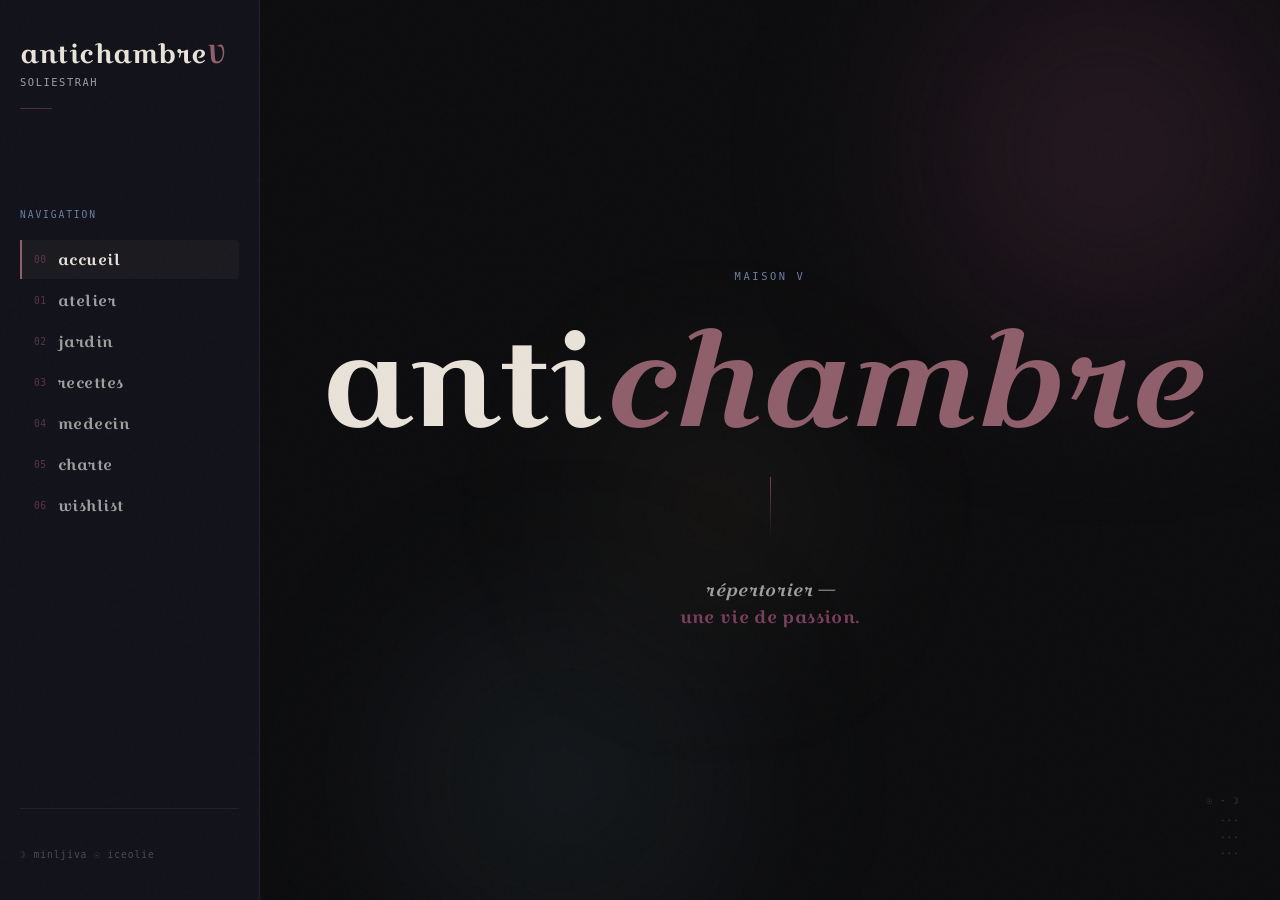
<file: index.html>
<!DOCTYPE html>
<html lang="fr">
<head>
  <meta charset="UTF-8" />
  <meta name="viewport" content="width=device-width, initial-scale=1.0" />
  <title>index — soliestrah</title>
<link rel="stylesheet" href="css/style.css">
</head>
 
<body>
  <div class="layout">
 
   <!-- ===================== MAIN ===================== -->
    <main class="main">
 
      <!-- HERO -->
      <section class="hero" aria-label="Accueil">
 
        <div class="hero__bg" aria-hidden="true">
          <div class="orb orb--1"></div>
          <div class="orb orb--2"></div>
          <div class="orb orb--3"></div>
        </div>
 
        <div class="hero__content">
          <p class="hero__eyebrow">maison v</p>
          <h2 class="hero__title">anti<em>chambre</em></h2>
          <div class="hero__line" aria-hidden="true"></div>
          <p class="hero__phrase">
            répertorier —<br>
            <strong>une vie de passion.</strong>
          </p>
        </div>
 
        <div class="hero__coords" aria-hidden="true">
          <span>☉ · ☽ </span>
          <span>...</span>
          <span>...</span>
          <span>...</span>
        </div>
 
      </section>
 
    </main>
 
  </div>
  <script src="scripts/nav.js"></script>
</body>
</html>
</file>
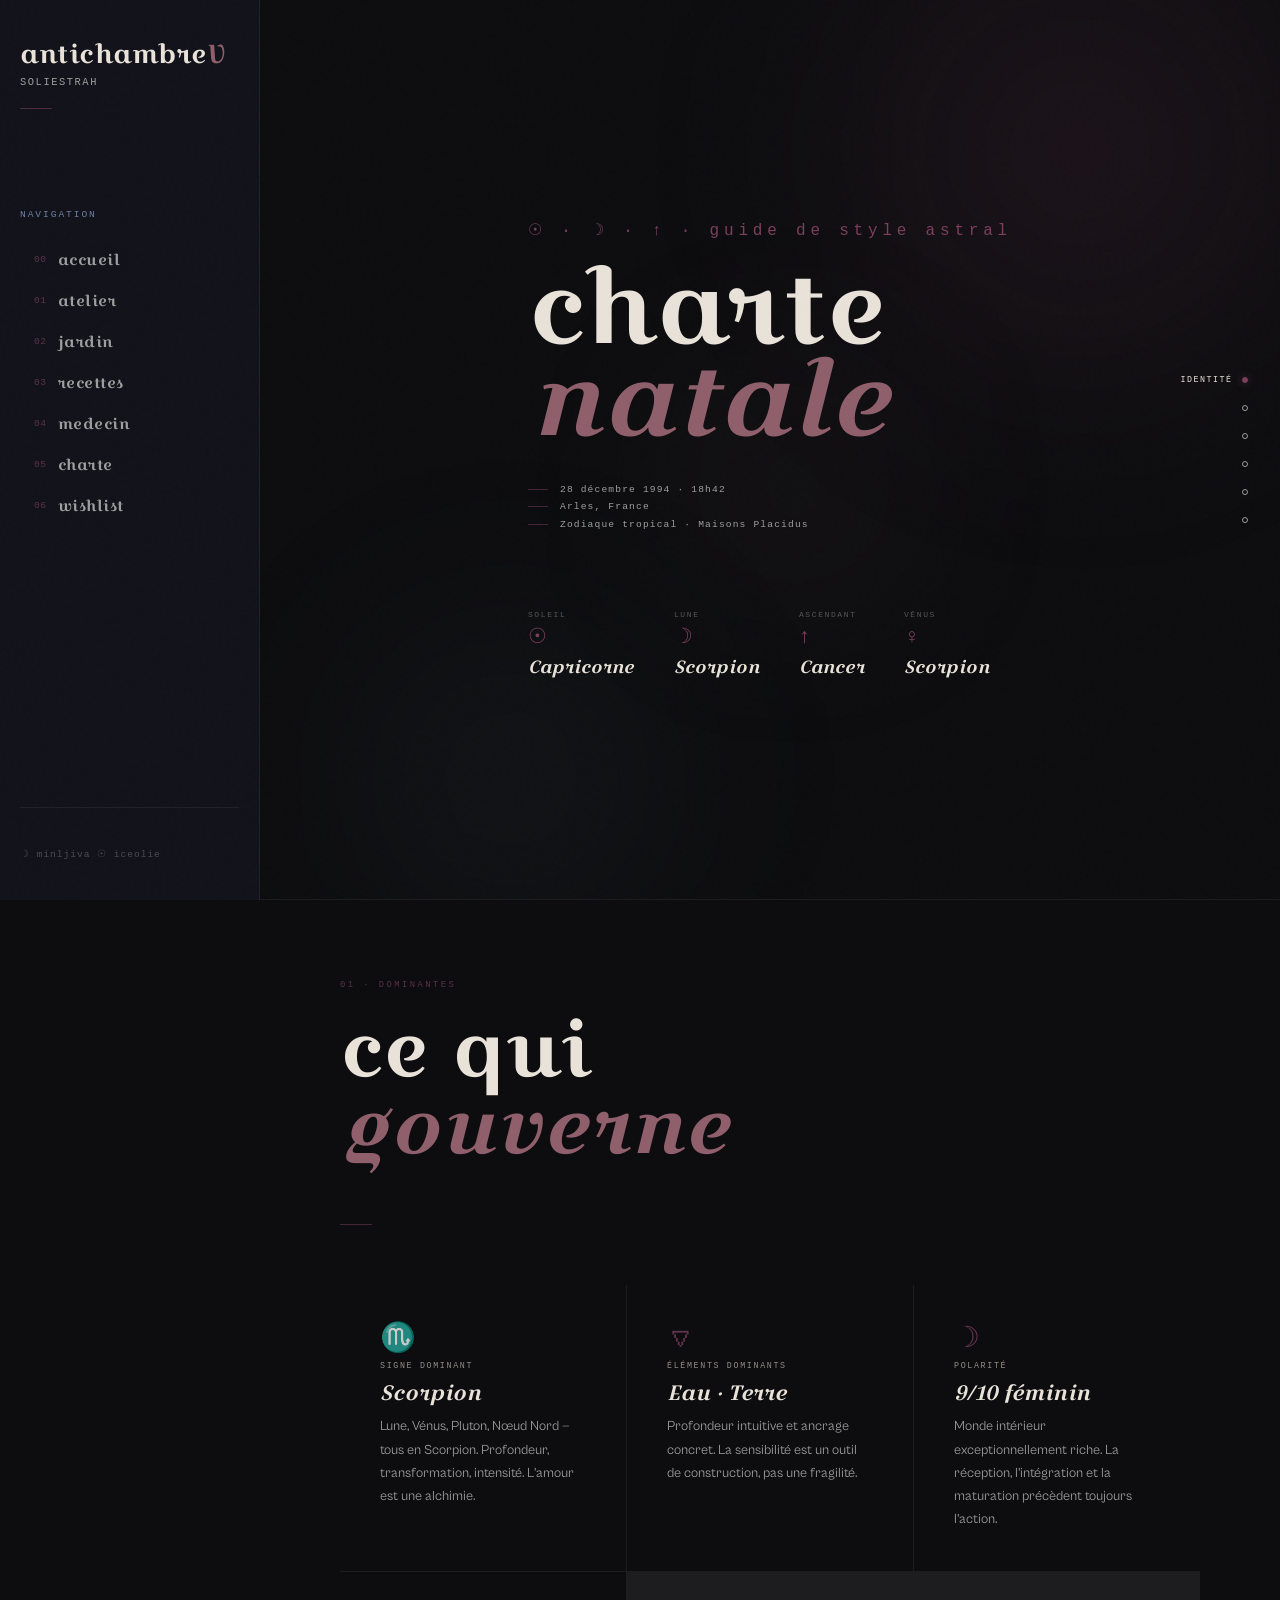
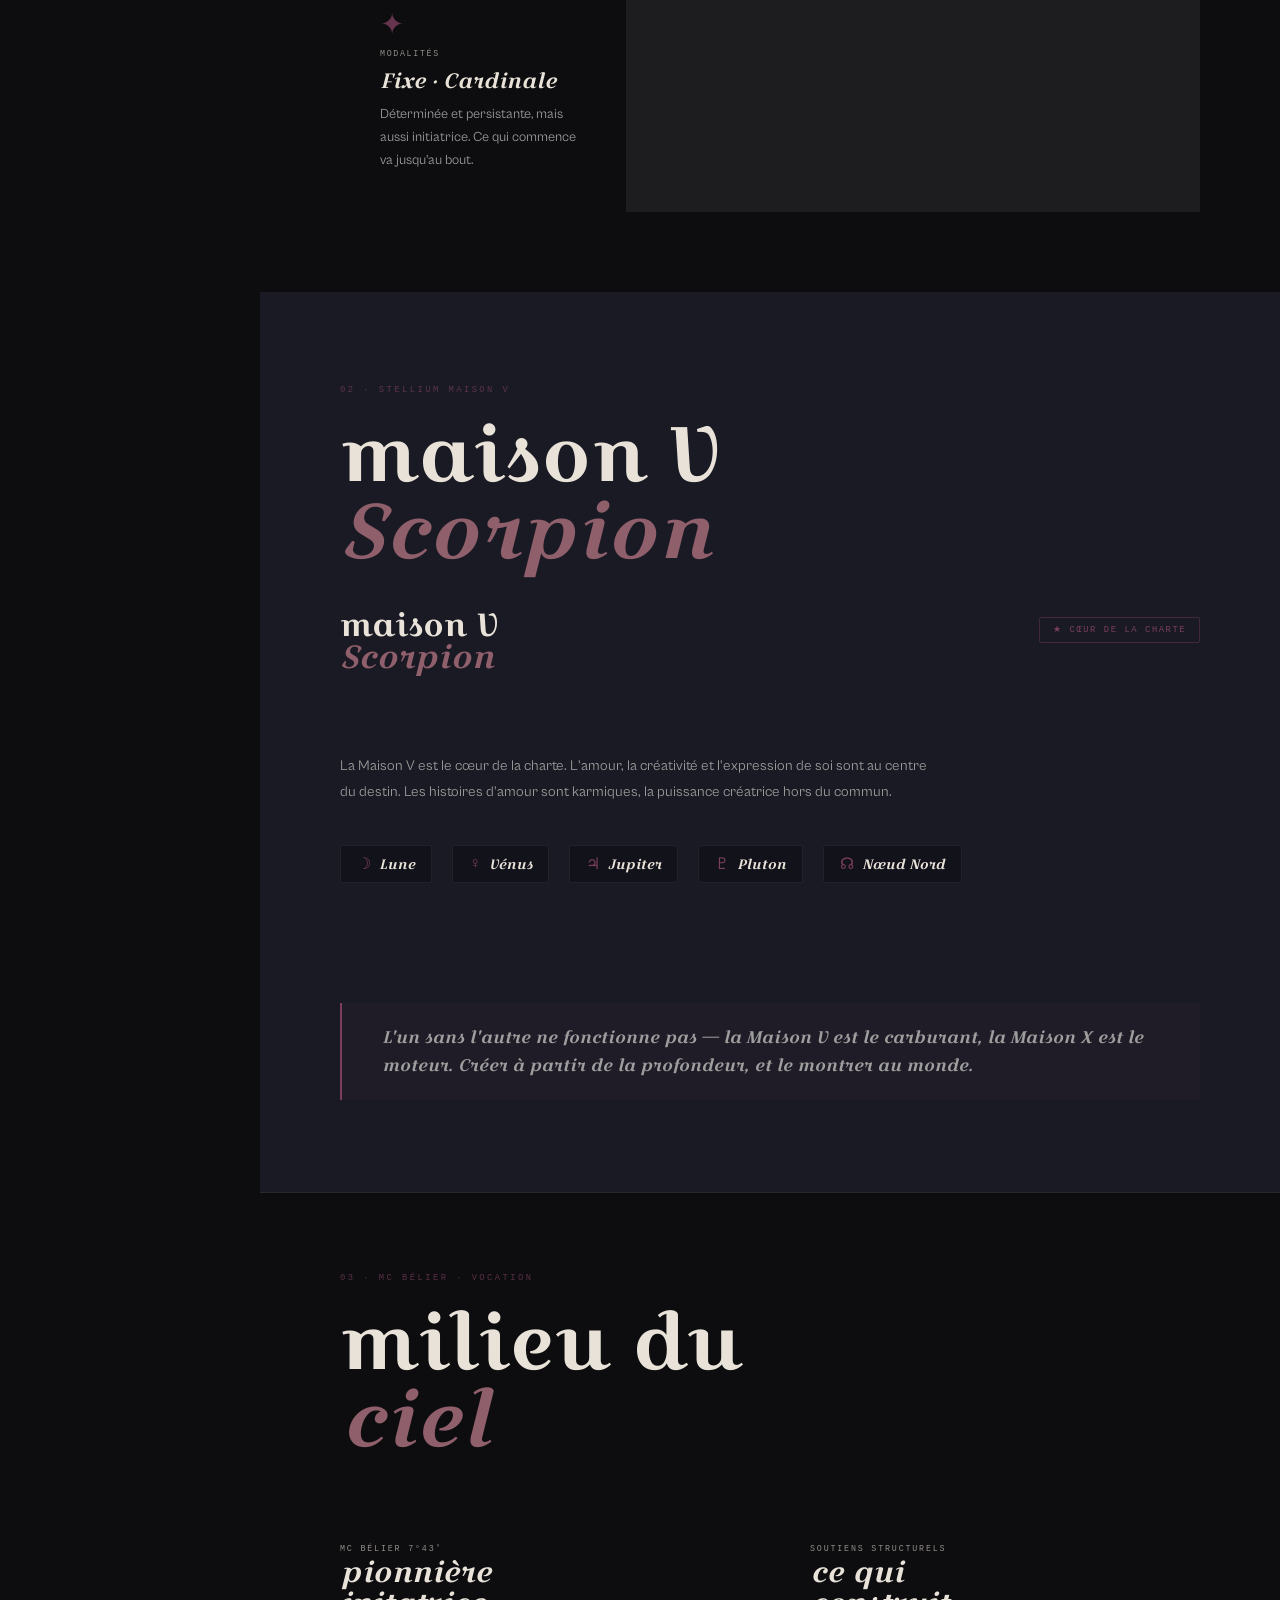
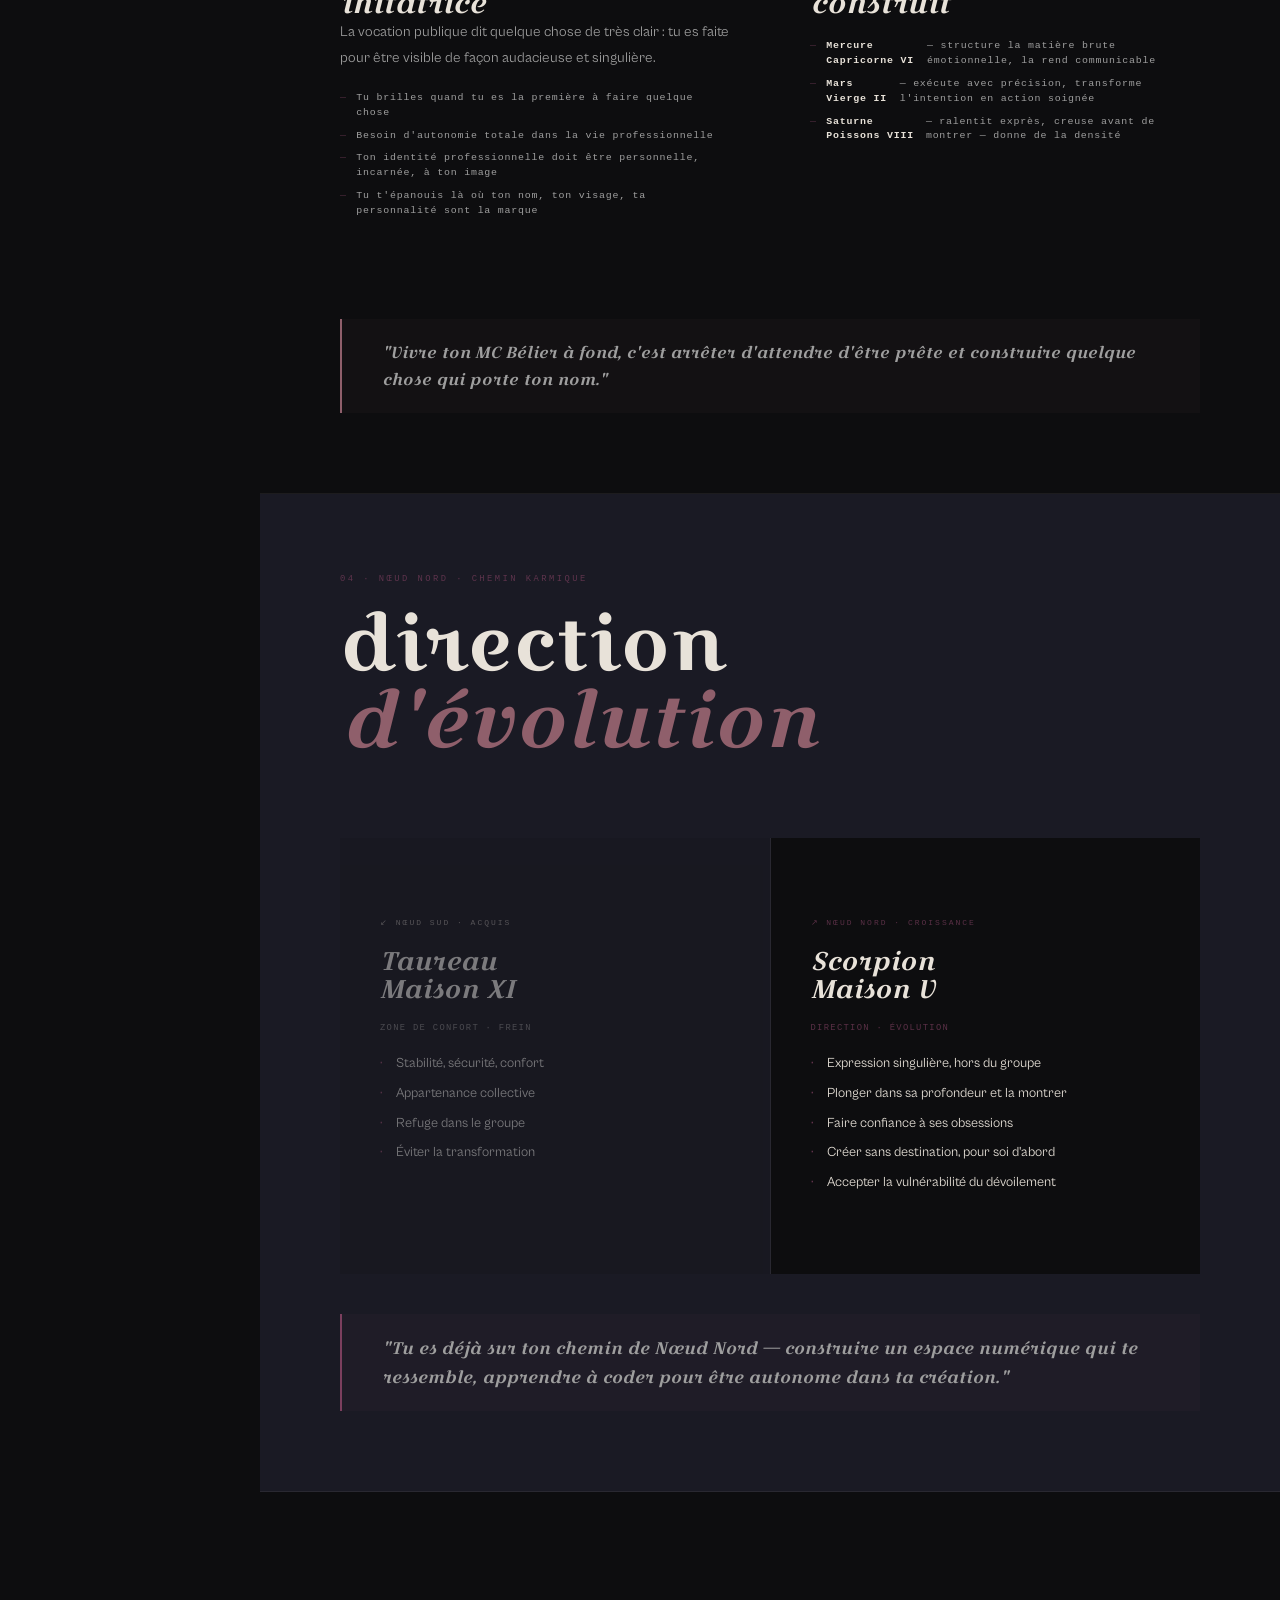
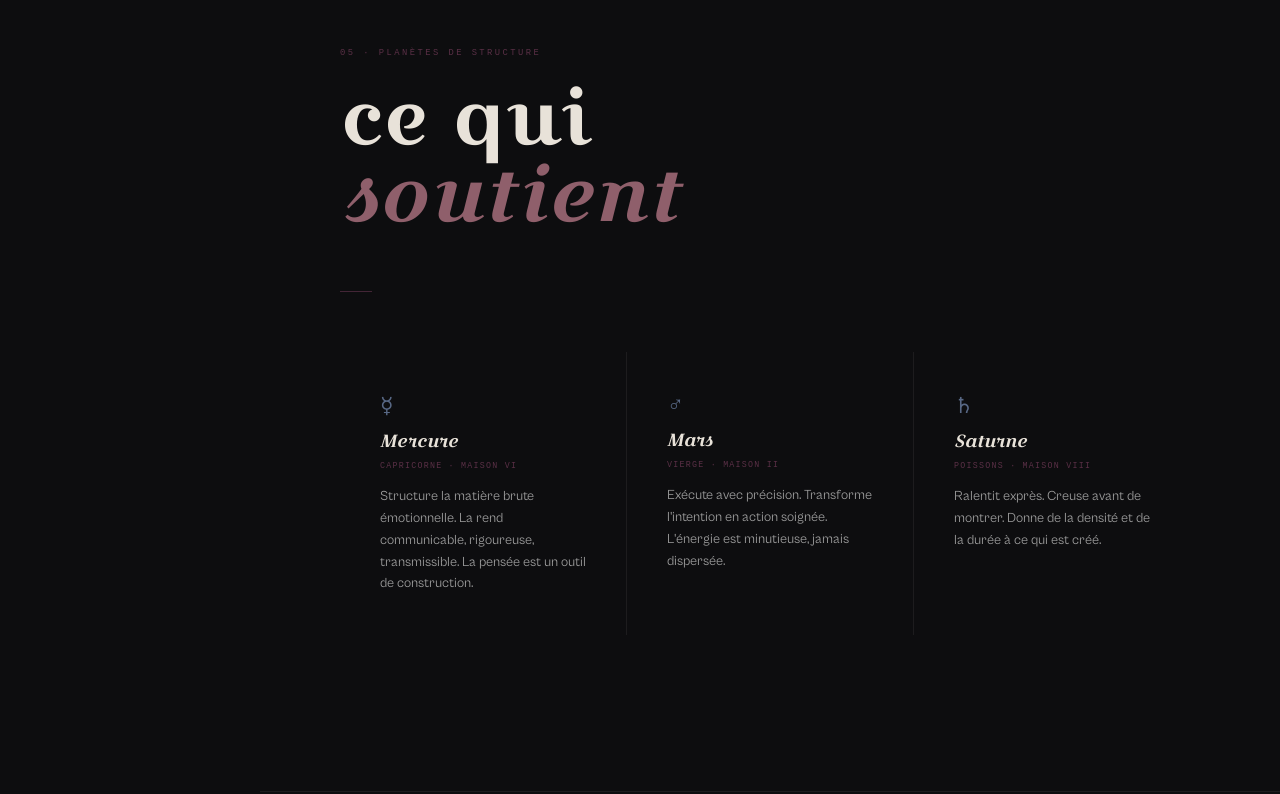
<file: astral.html>
<!DOCTYPE html>
<html lang="fr">
<head>
  <meta charset="UTF-8" />
  <meta name="viewport" content="width=device-width, initial-scale=1.0" />
  <title>antichambreV</title>
  <link rel="stylesheet" href="css/style.css" />
  <link rel="stylesheet" href="css/section.css" />
  <link rel="stylesheet" href="css/scroll.css" />
</head>

<body>
  <div class="layout">
    <main class="scroll-page" id="scroll-page">
      <!-- Les sections sont générées par template2.js -->
    </main>
  </div>

  <!-- NAV LATÉRALE — générée par JS -->
  <nav class="scroll-nav" id="scroll-nav" aria-label="Sections"></nav>

  <script src="scripts/astral.js"></script>
  <script src="scripts/nav.js"></script>
</body>
</html>
</file>
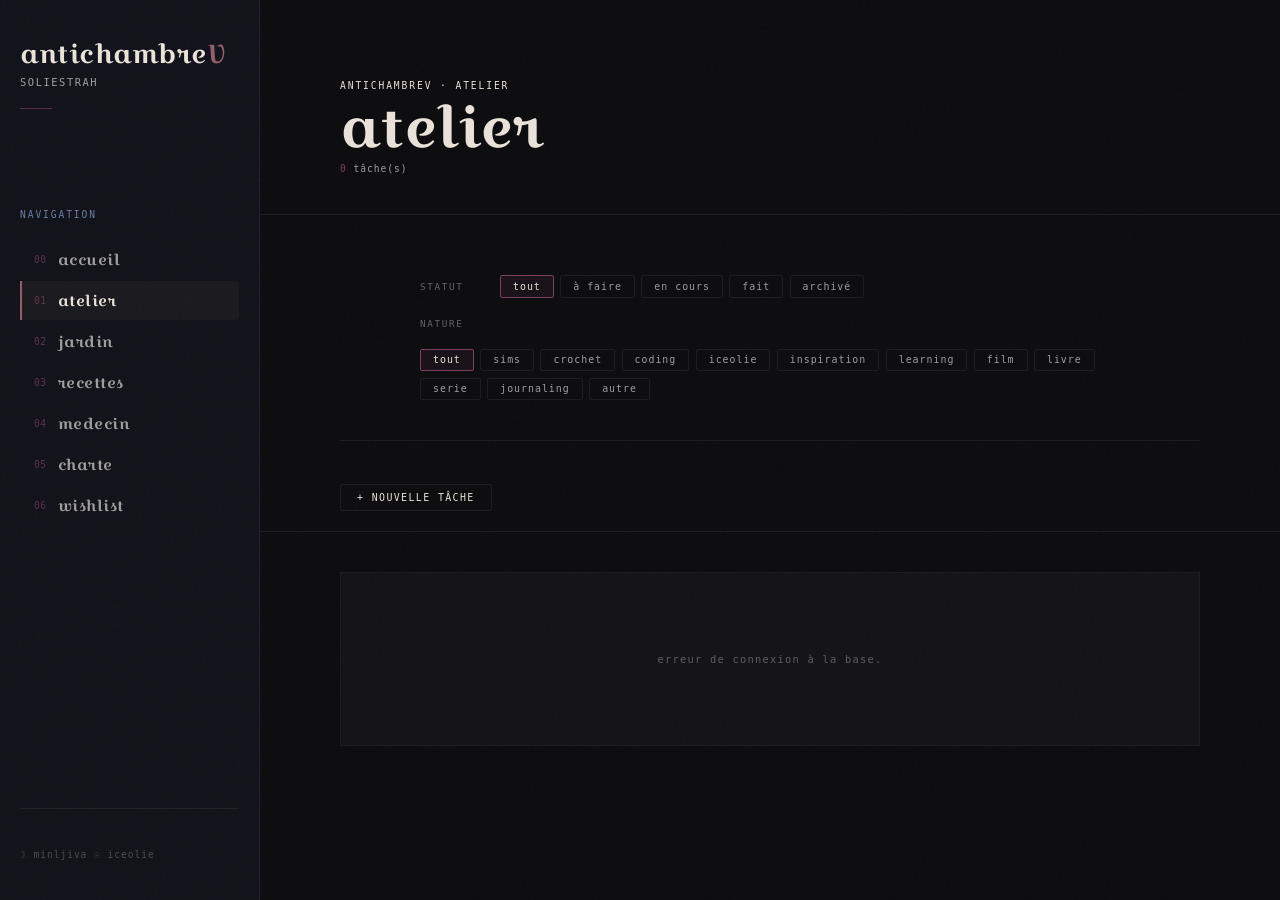
<file: atelier.html>
<!DOCTYPE html>
<html lang="fr">
<head>
  <meta charset="UTF-8">
  <meta name="viewport" content="width=device-width, initial-scale=1.0">
  <title>antichambreV · atelier</title>
  <link rel="stylesheet" href="css/style.css" />
  <link rel="stylesheet" href="css/section.css" />
  <link rel="stylesheet" href="css/panel.css" />
  <link rel="stylesheet" href="css/atelier.css" />
</head>
<body>
  <div class="layout">

    <main class="main">

      <!-- EN-TÊTE -->
      <header class="page-header">
        <p class="page-header__eyebrow"></p>
        <h1 class="page-header__title"></h1>
        <p class="page-header__count">
          <span class="js-count">0</span> tâche(s)
        </p>
      </header>

      <!-- TOOLBAR -->
      <div class="toolbar">
        <section class="filters" aria-label="Filtres"></section>
        <div class="toolbar-right">
          <button class="btn-new" id="btn-new">+ nouvelle tâche</button>
        </div>
      </div>

      <!-- GRILLE -->
      <section class="collection">
        <div class="collection__grid" id="grid">
          <p class="loading">chargement…</p>
        </div>
        <p class="collection__empty" id="empty">aucune tâche pour ces filtres.</p>
      </section>

    </main>

  </div>

  <!-- OVERLAY -->
  <div class="panel-overlay" id="panel-overlay"></div>

  <!-- PANEL DROIT -->
  <aside class="panel" id="panel" aria-label="Détail">
    <div class="panel__inner" id="panel-inner"></div>
  </aside>

  <script src="scripts/atelier.js"></script>
  <script src="scripts/nav.js"></script>
</body>
</html>
</file>
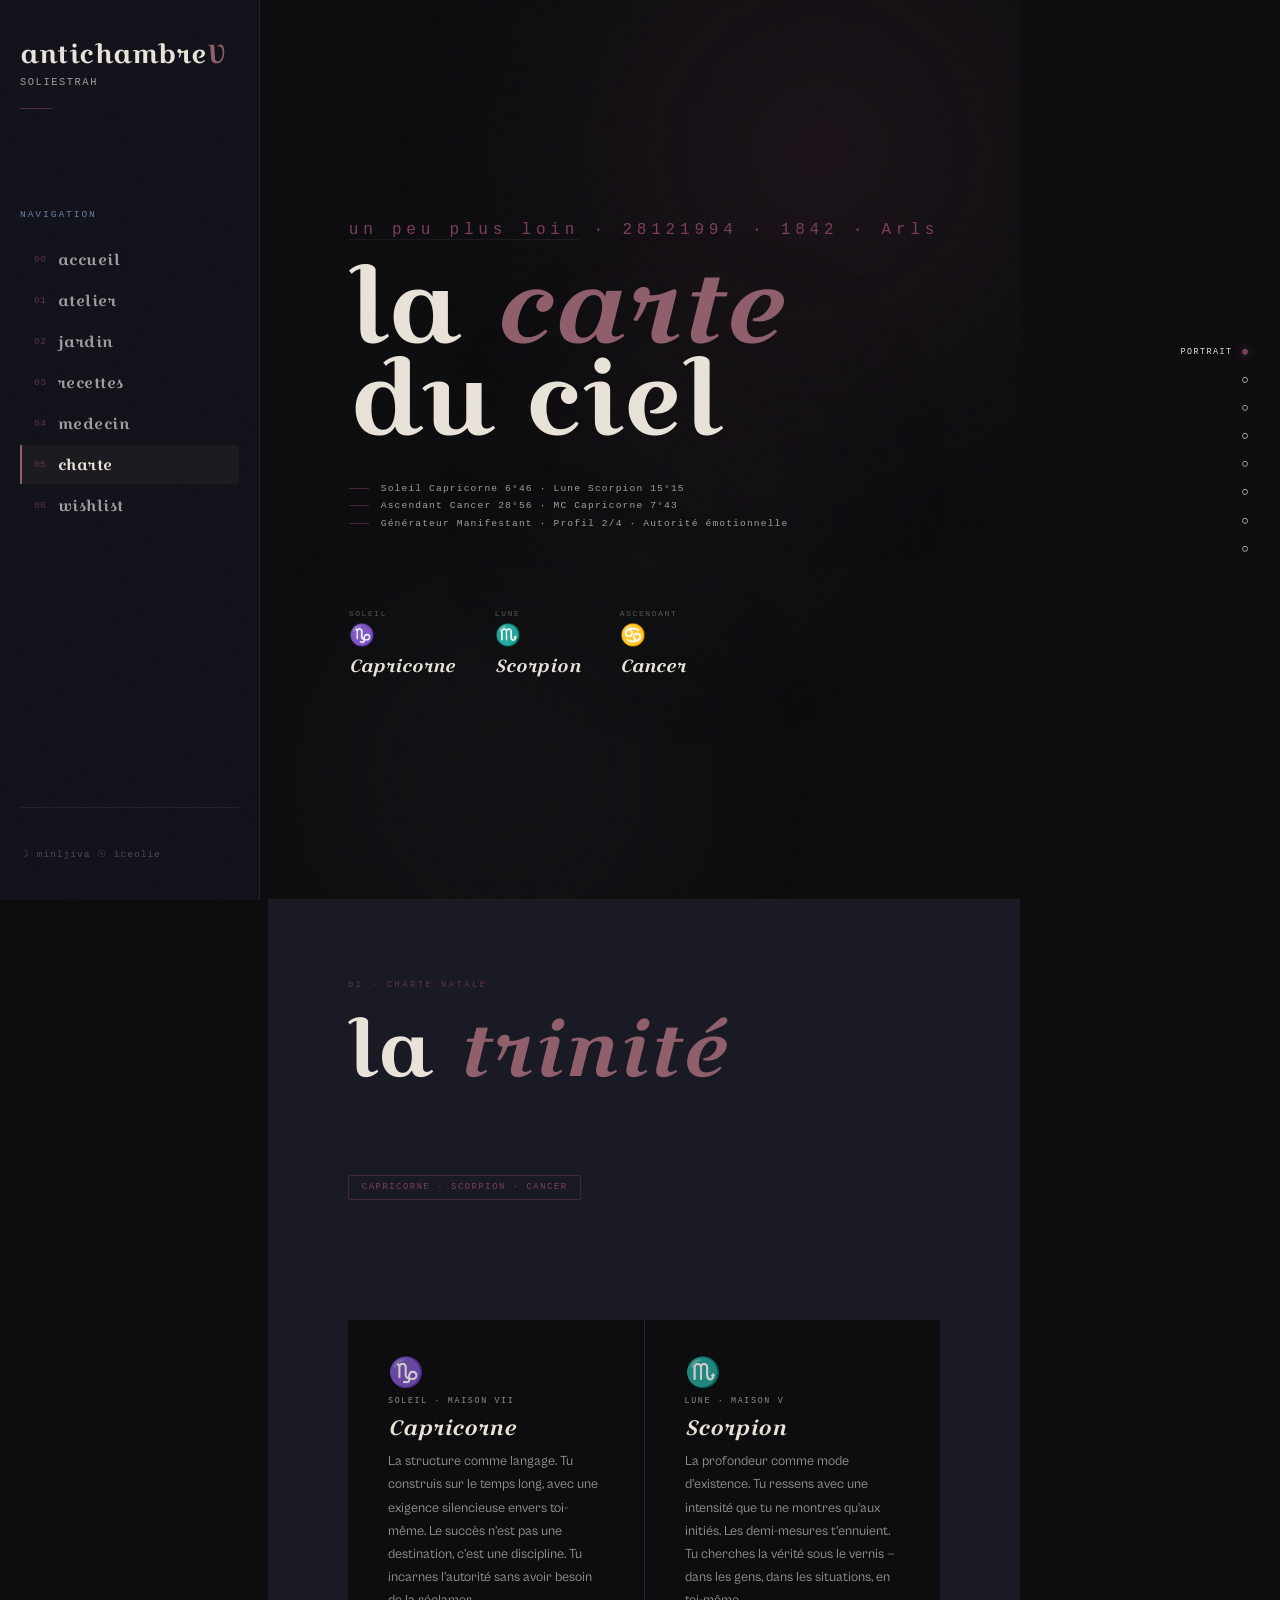
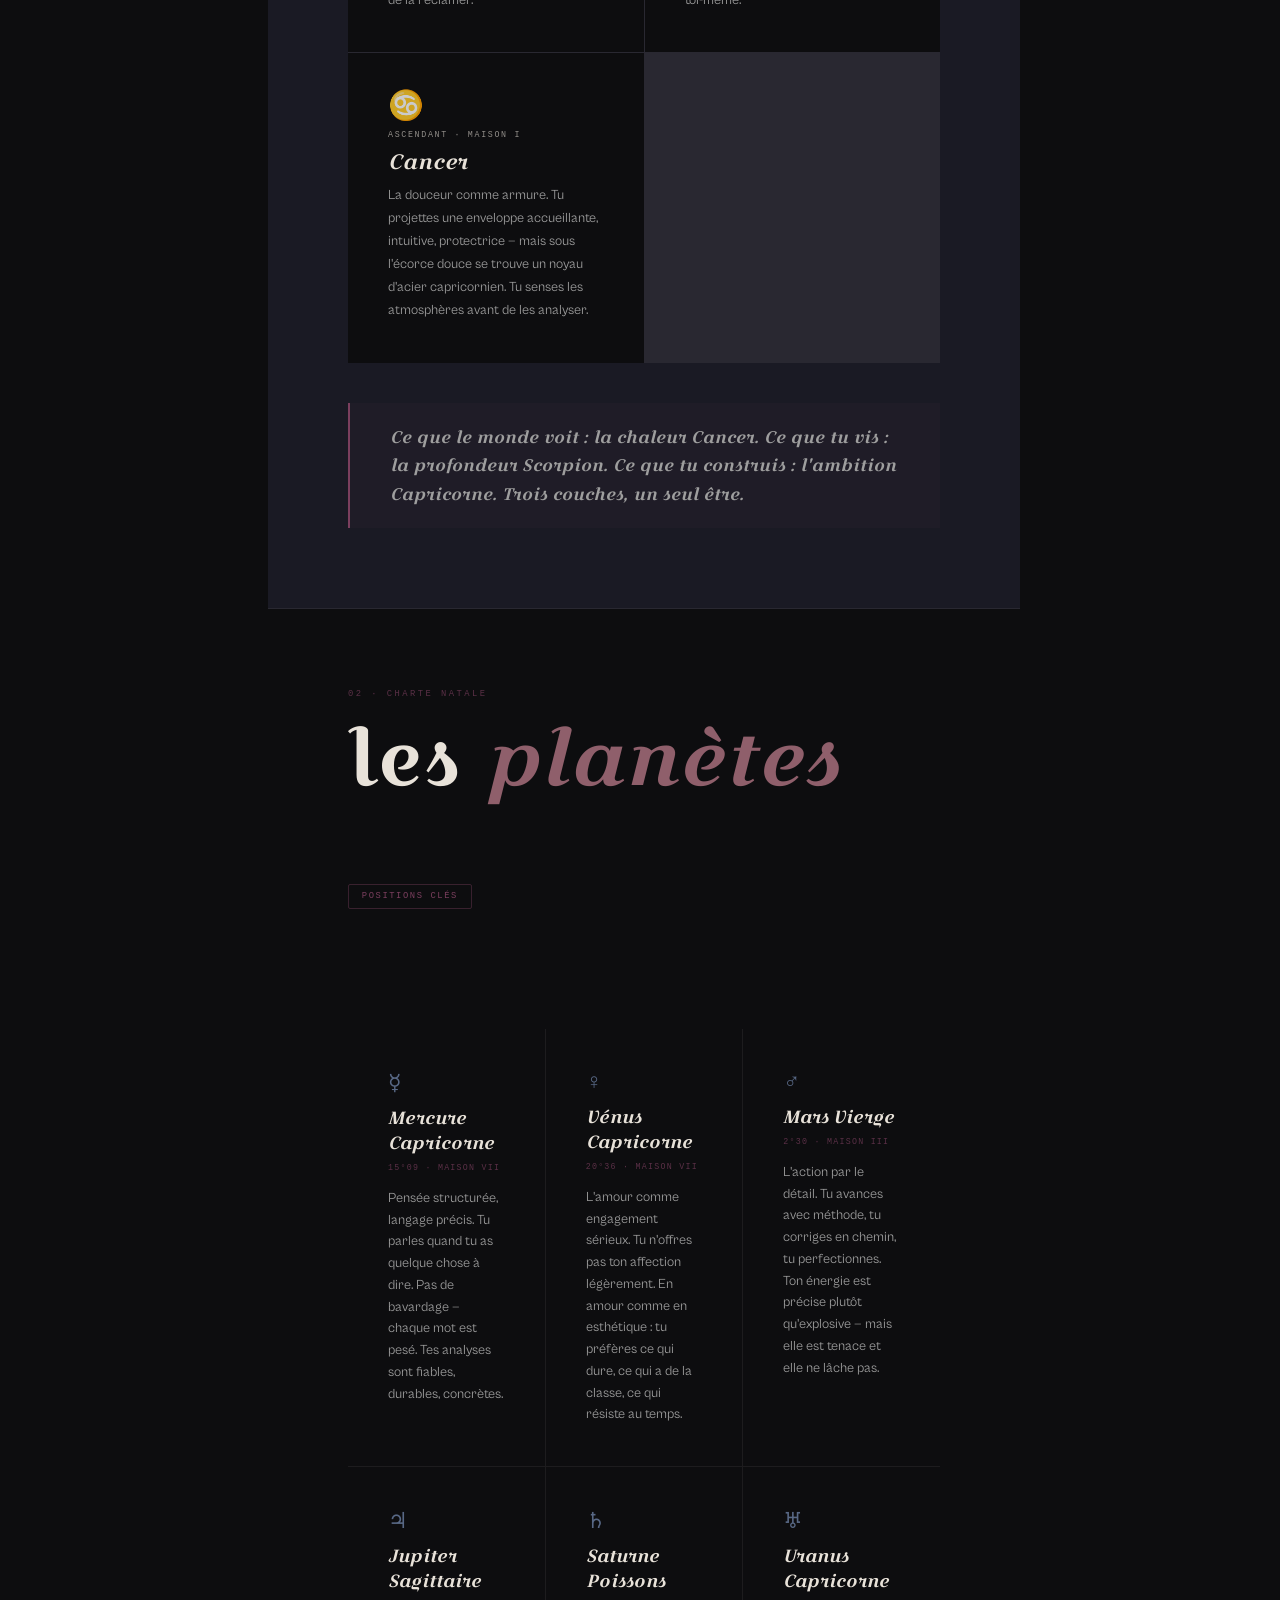
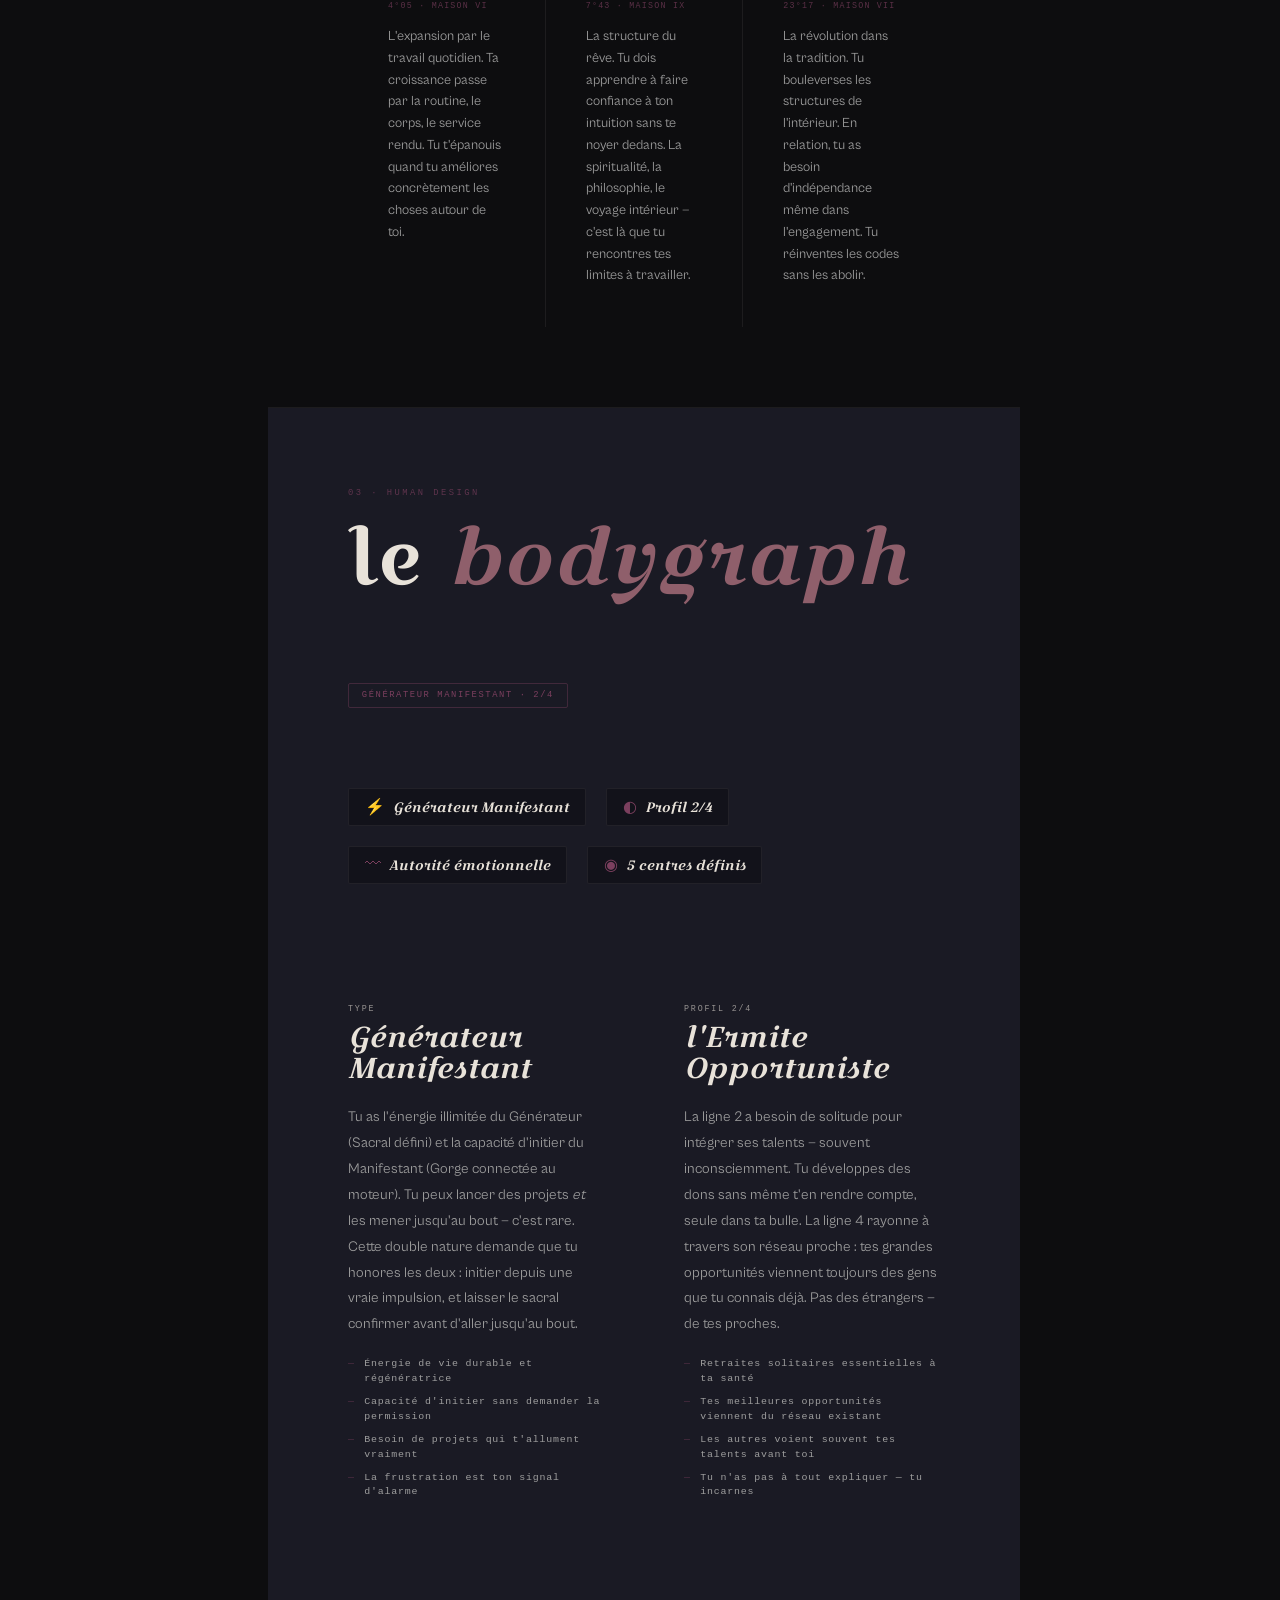
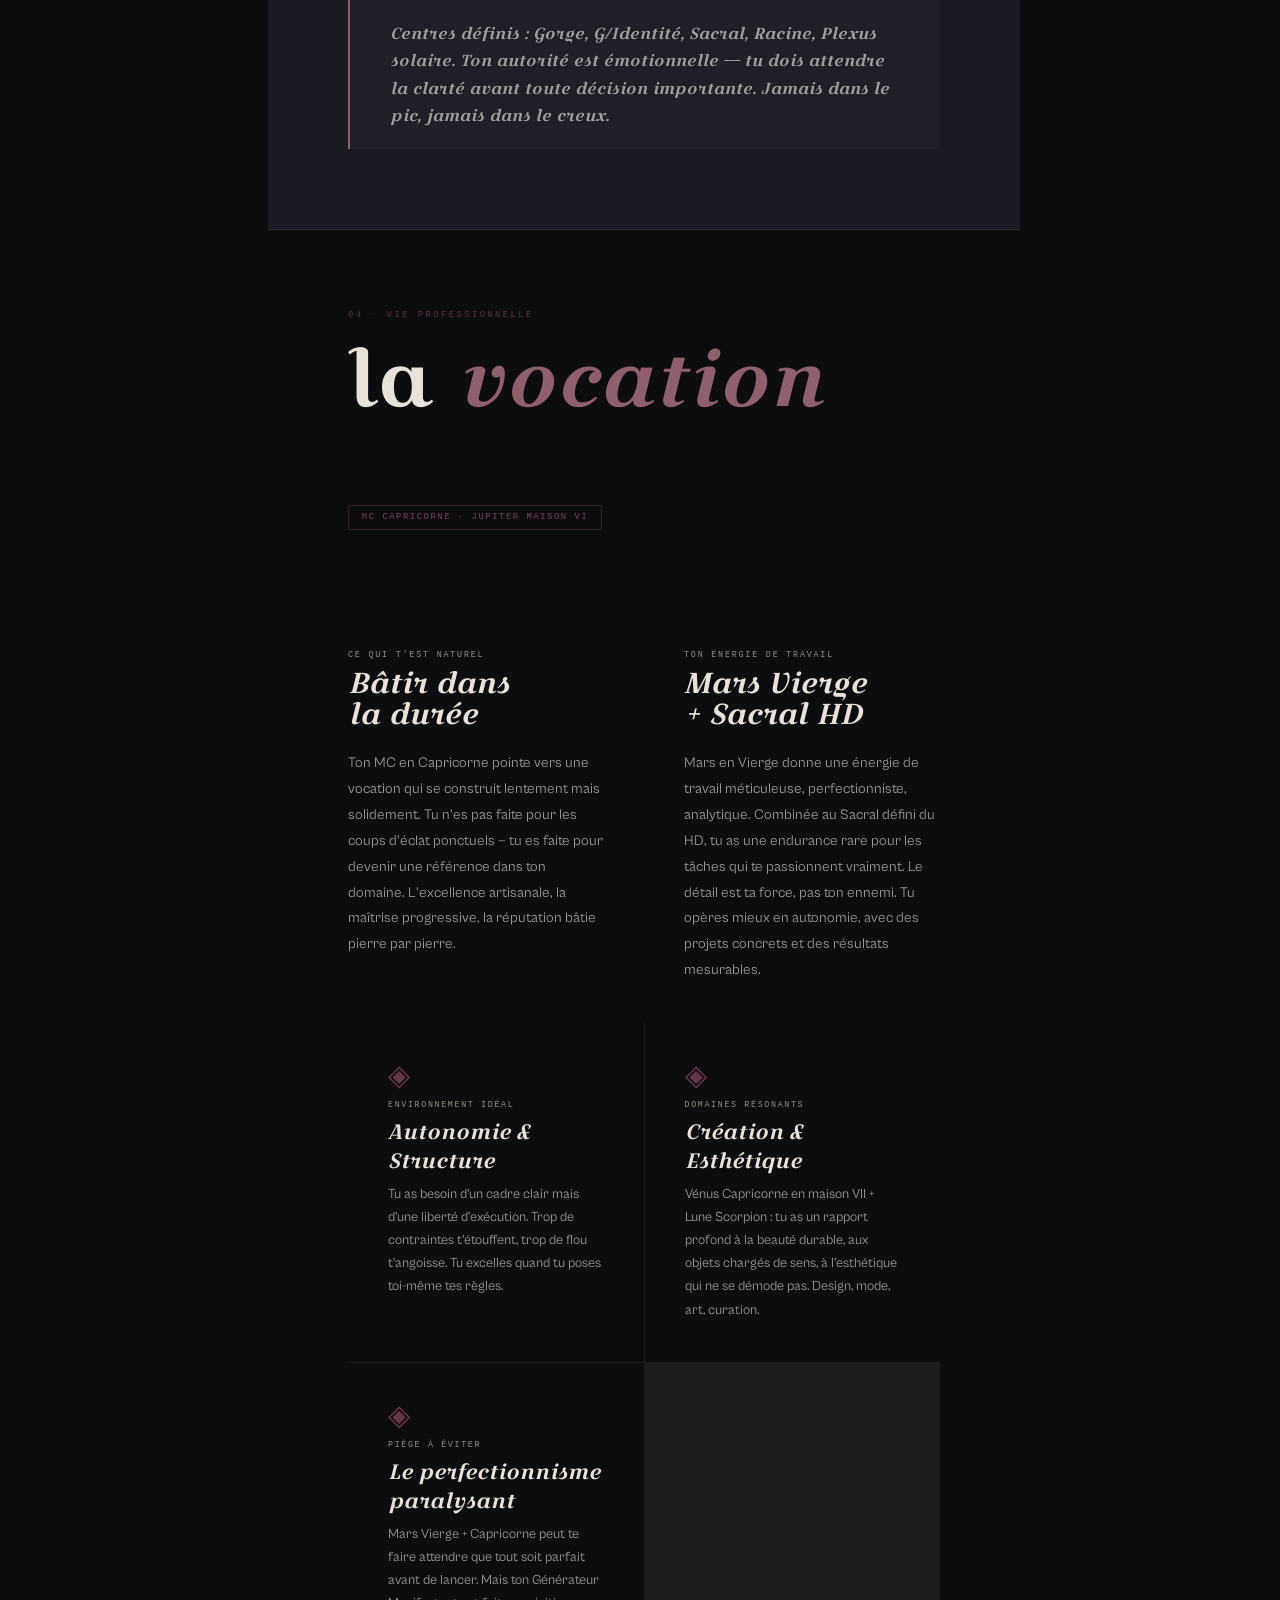
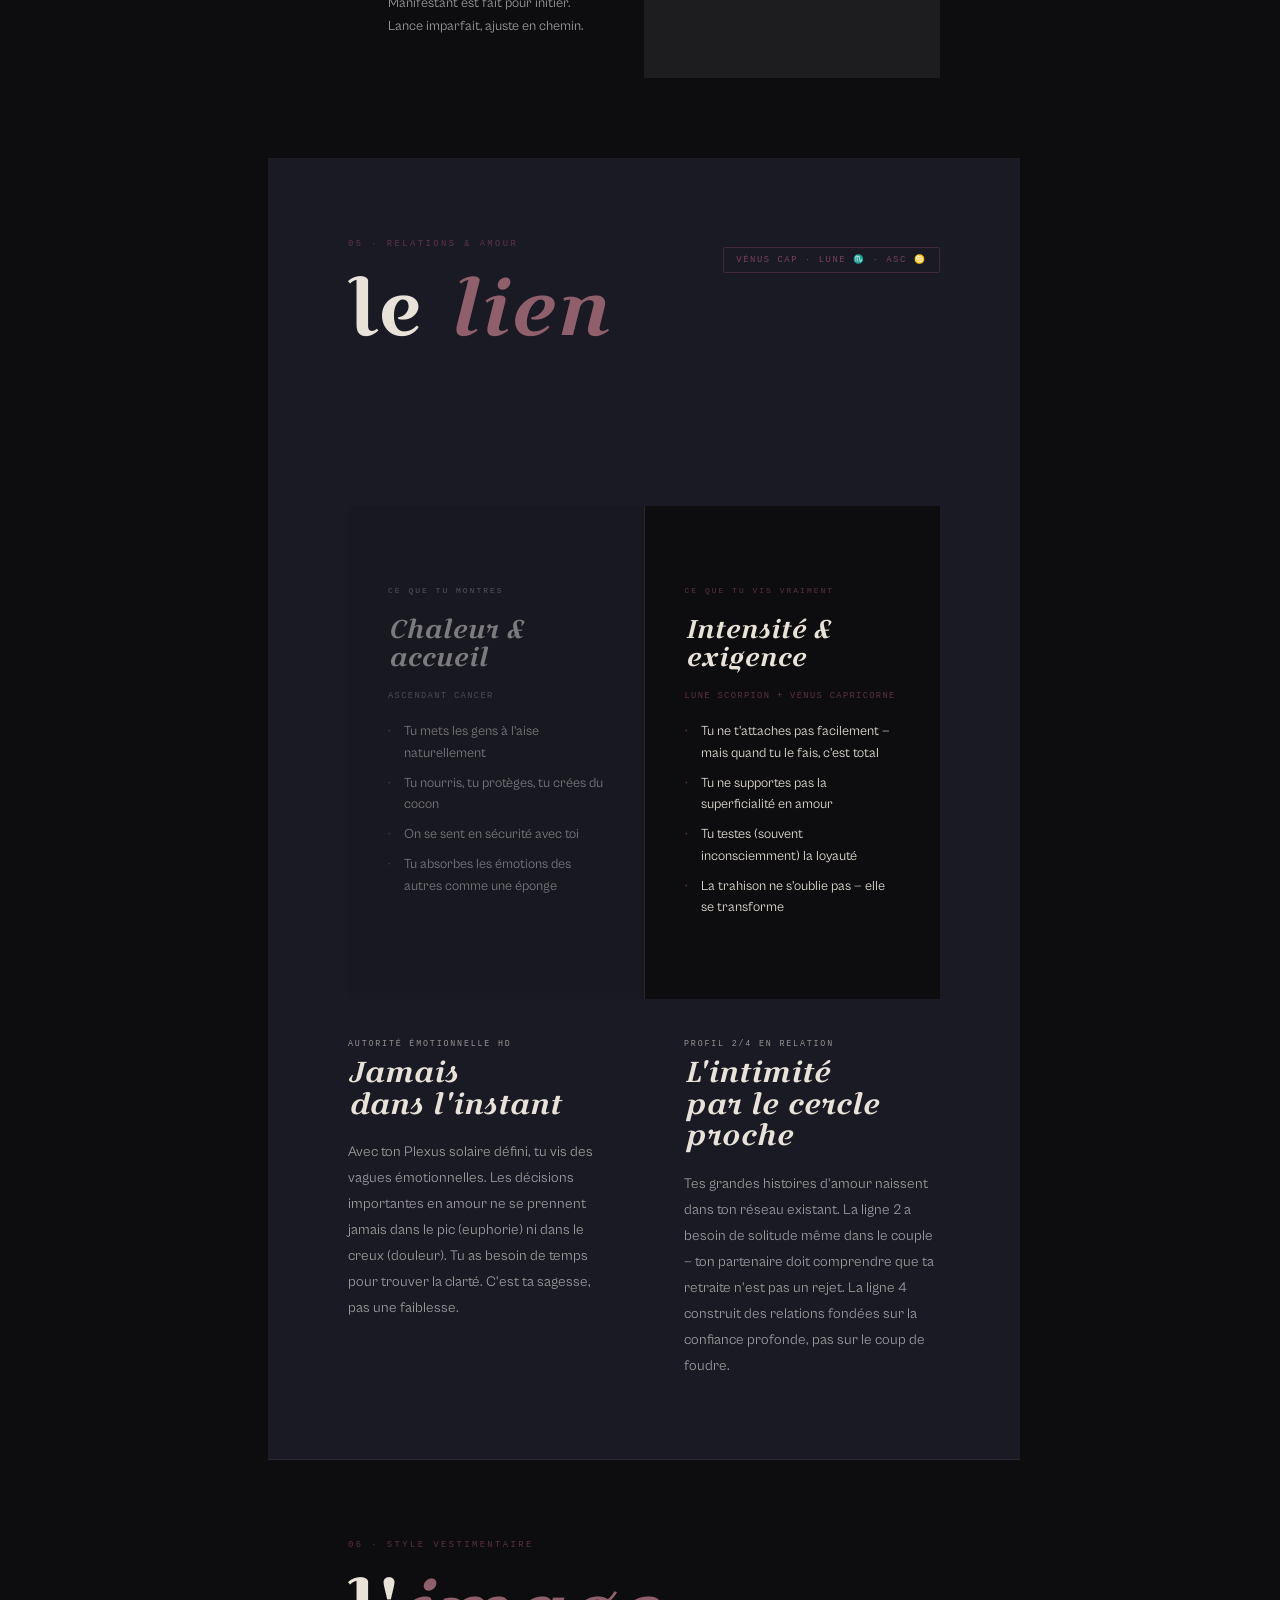
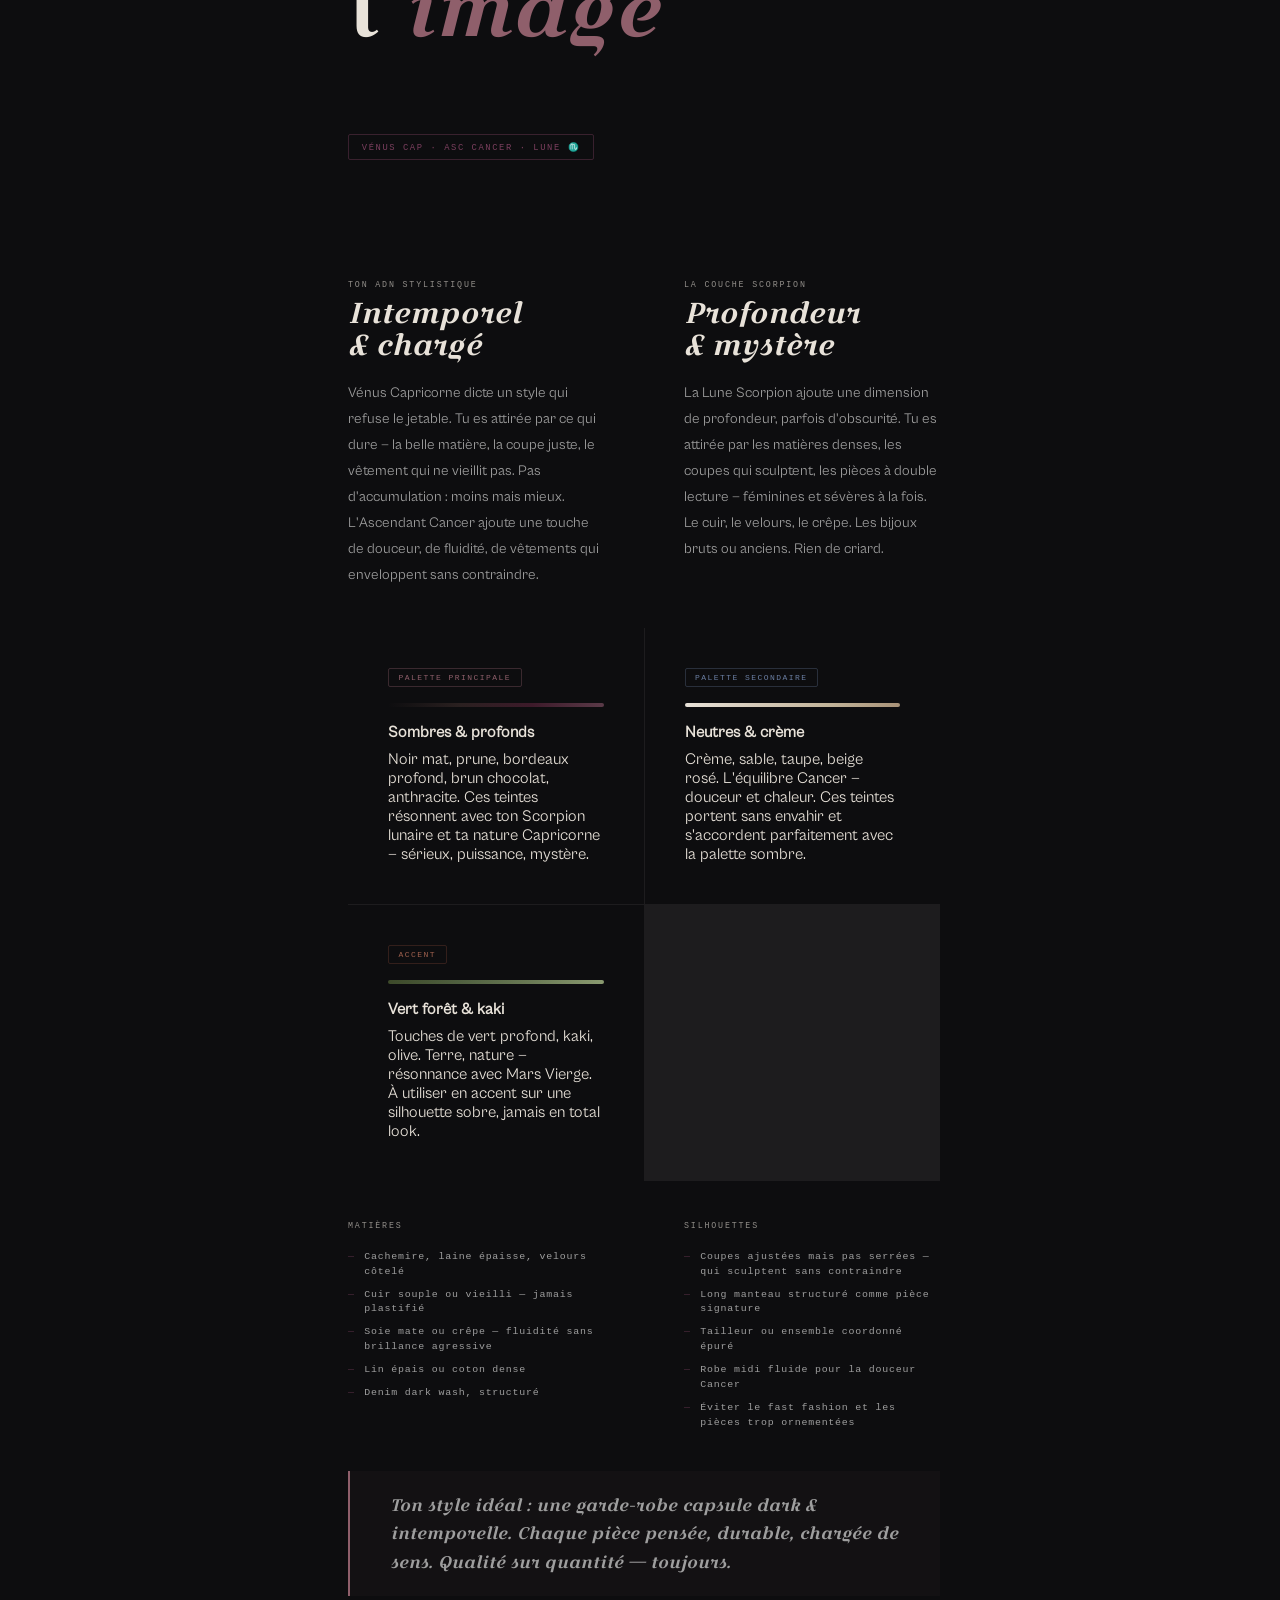
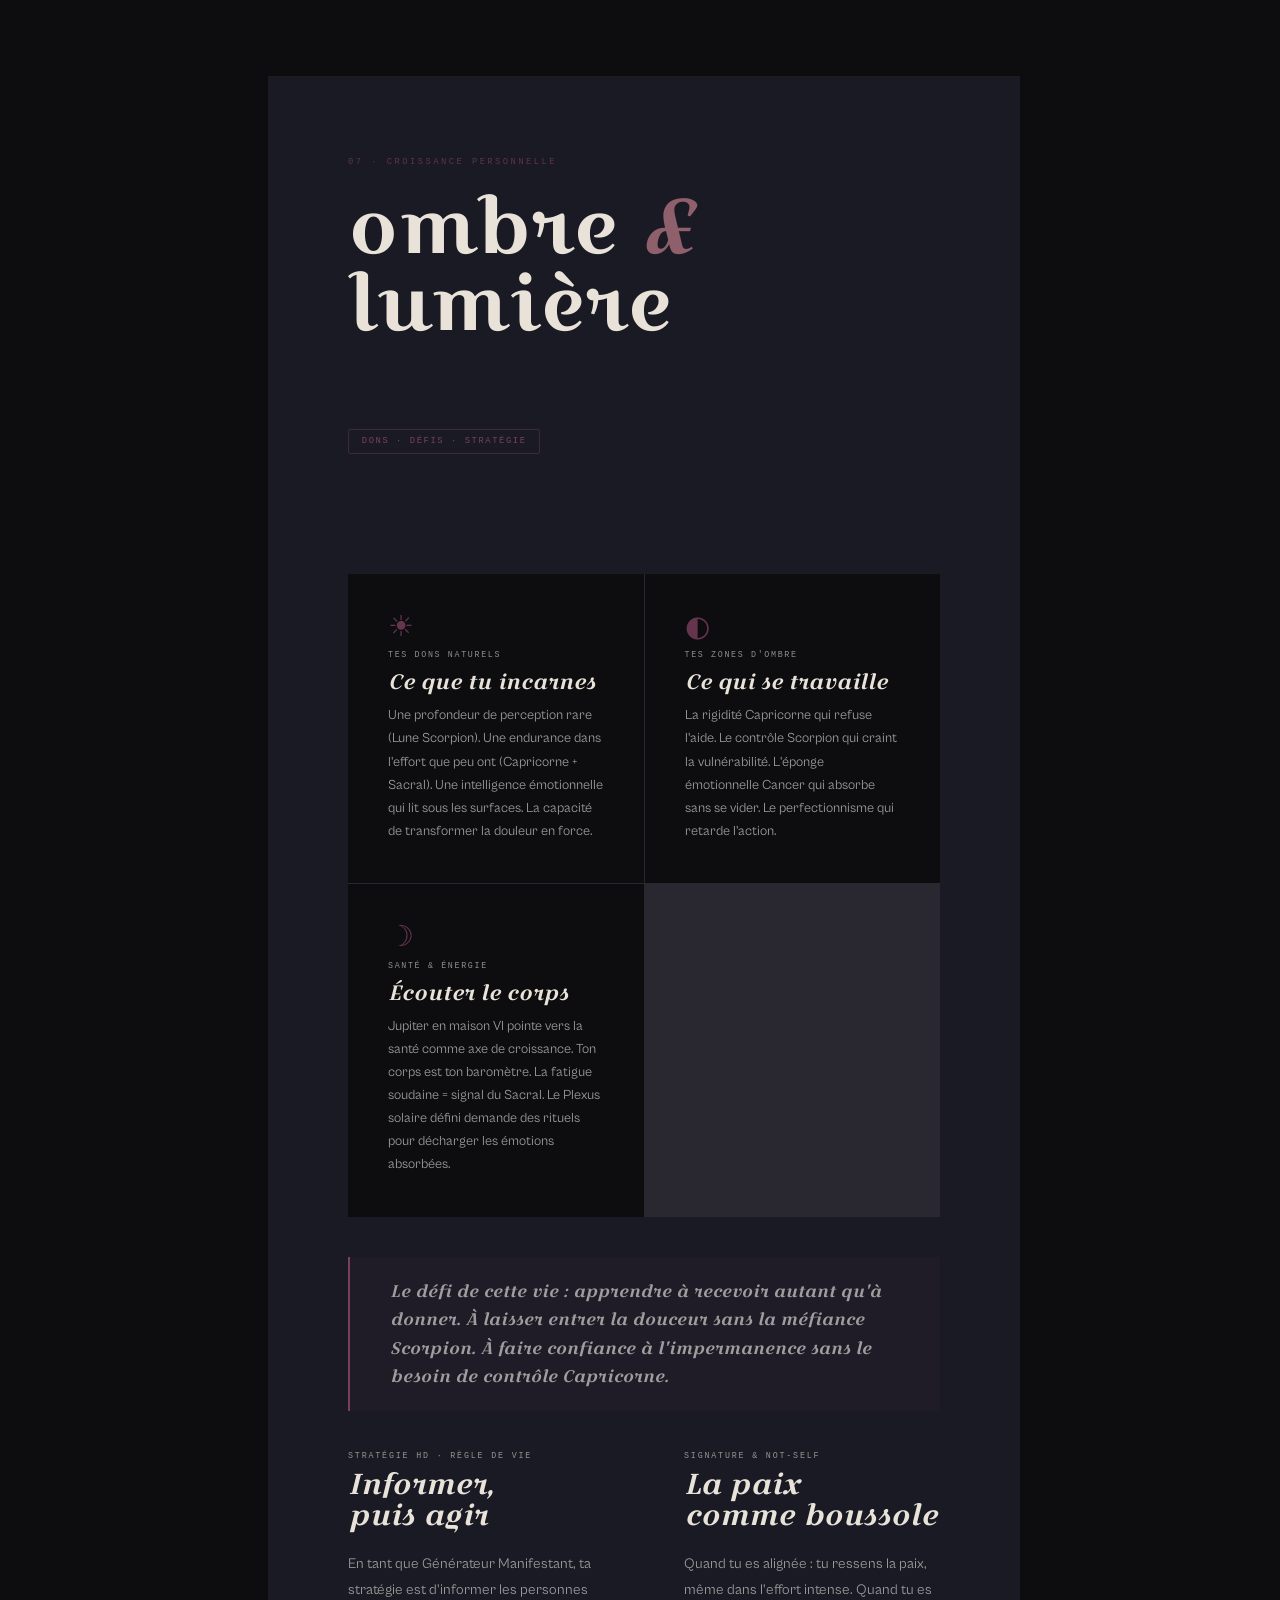
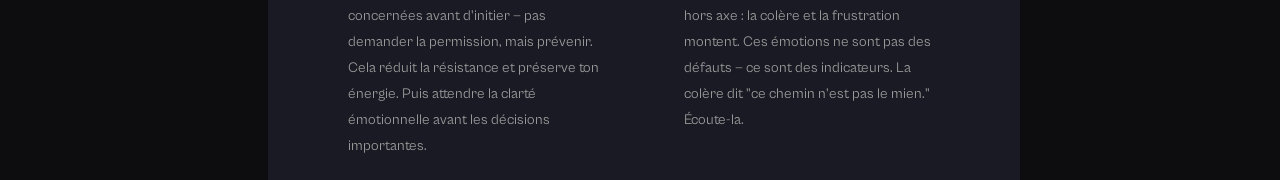
<file: charte.html>
<!DOCTYPE html>
<html lang="fr">
<head>
  <meta charset="UTF-8" />
  <meta name="viewport" content="width=device-width, initial-scale=1.0" />
  <title>antichambreV · charte natale</title>
  <link rel="stylesheet" href="css/style.css" />
  <link rel="stylesheet" href="css/section.css" />
  <link rel="stylesheet" href="css/scroll.css" />
</head>

<body>
  <div class="layout">

    <!-- SIDEBAR -->
  <nav class="scroll-nav" id="scroll-nav" aria-label="Sections"></nav>
e
    <!-- SCROLL PAGE -->
    <main class="scroll-page" id="scroll-page">

      <!-- 00 · PORTRAIT -->
      <section class="scroll-section" id="section-00">
        <div class="hero-bg">
          <div class="orb orb--1"></div>
          <div class="orb orb--2"></div>
          <div class="orb orb--3"></div>
        </div>
        <div class="hero-content">
          <p class="hero-glyph"><a href="astral.html">un peu plus loin</a> · 28121994 · 1842 · Arls</p>
          <h1 class="hero-title">la <em>carte</em><br>du ciel</h1>
          <div class="hero-data">
            <span class="hero-data__line">Soleil Capricorne 6°46 · Lune Scorpion 15°15</span>
            <span class="hero-data__line">Ascendant Cancer 28°56 · MC Capricorne 7°43</span>
            <span class="hero-data__line">Générateur Manifestant · Profil 2/4 · Autorité émotionnelle</span>
          </div>
          <div class="hero-trio">
            <div class="trio-item">
              <span class="trio-item__label">soleil</span>
              <span class="trio-item__glyph">♑</span>
              <span class="trio-item__value">Capricorne</span>
            </div>
            <div class="trio-item">
              <span class="trio-item__label">lune</span>
              <span class="trio-item__glyph">♏</span>
              <span class="trio-item__value">Scorpion</span>
            </div>
            <div class="trio-item">
              <span class="trio-item__label">ascendant</span>
              <span class="trio-item__glyph">♋</span>
              <span class="trio-item__value">Cancer</span>
            </div>
          </div>
        </div>
      </section>

      <!-- 01 · TRINITÉ -->
      <section class="scroll-section scroll-section--alt" id="section-01">
        <div class="section-header">
          <div>
            <p class="section-eyebrow">01 · charte natale</p>
            <h2 class="section-title">la <em>trinité</em></h2>
          </div>
          <span class="section-badge">Capricorne · Scorpion · Cancer</span>
        </div>

        <div class="dominantes-grid">
          <div class="dominante-card">
            <span class="dominante-card__glyph">♑</span>
            <span class="dominante-card__label">soleil · maison vii</span>
            <h3 class="dominante-card__title">Capricorne</h3>
            <p class="dominante-card__desc">La structure comme langage. Tu construis sur le temps long, avec une exigence silencieuse envers toi-même. Le succès n'est pas une destination, c'est une discipline. Tu incarnes l'autorité sans avoir besoin de la réclamer.</p>
          </div>
          <div class="dominante-card">
            <span class="dominante-card__glyph">♏</span>
            <span class="dominante-card__label">lune · maison v</span>
            <h3 class="dominante-card__title">Scorpion</h3>
            <p class="dominante-card__desc">La profondeur comme mode d'existence. Tu ressens avec une intensité que tu ne montres qu'aux initiés. Les demi-mesures t'ennuient. Tu cherches la vérité sous le vernis — dans les gens, dans les situations, en toi-même.</p>
          </div>
          <div class="dominante-card">
            <span class="dominante-card__glyph">♋</span>
            <span class="dominante-card__label">ascendant · maison i</span>
            <h3 class="dominante-card__title">Cancer</h3>
            <p class="dominante-card__desc">La douceur comme armure. Tu projettes une enveloppe accueillante, intuitive, protectrice — mais sous l'écorce douce se trouve un noyau d'acier capricornien. Tu senses les atmosphères avant de les analyser.</p>
          </div>
        </div>

        <div class="section-quote">
          <p>Ce que le monde voit : la chaleur Cancer. Ce que tu vis : la profondeur Scorpion. Ce que tu construis : l'ambition Capricorne. Trois couches, un seul être.</p>
        </div>
      </section>

      <!-- 02 · PLANÈTES -->
      <section class="scroll-section" id="section-02">
        <div class="section-header">
          <div>
            <p class="section-eyebrow">02 · charte natale</p>
            <h2 class="section-title">les <em>planètes</em></h2>
          </div>
          <span class="section-badge">positions clés</span>
        </div>

        <div class="support-grid">
          <div class="support-card">
            <span class="support-card__glyph">☿</span>
            <span class="support-card__planet">Mercure Capricorne</span>
            <span class="support-card__position">15°09 · maison vii</span>
            <p class="support-card__role">Pensée structurée, langage précis. Tu parles quand tu as quelque chose à dire. Pas de bavardage — chaque mot est pesé. Tes analyses sont fiables, durables, concrètes.</p>
          </div>
          <div class="support-card">
            <span class="support-card__glyph">♀</span>
            <span class="support-card__planet">Vénus Capricorne</span>
            <span class="support-card__position">20°36 · maison vii</span>
            <p class="support-card__role">L'amour comme engagement sérieux. Tu n'offres pas ton affection légèrement. En amour comme en esthétique : tu préfères ce qui dure, ce qui a de la classe, ce qui résiste au temps.</p>
          </div>
          <div class="support-card">
            <span class="support-card__glyph">♂</span>
            <span class="support-card__planet">Mars Vierge</span>
            <span class="support-card__position">2°30 · maison iii</span>
            <p class="support-card__role">L'action par le détail. Tu avances avec méthode, tu corriges en chemin, tu perfectionnes. Ton énergie est précise plutôt qu'explosive — mais elle est tenace et elle ne lâche pas.</p>
          </div>
          <div class="support-card">
            <span class="support-card__glyph">♃</span>
            <span class="support-card__planet">Jupiter Sagittaire</span>
            <span class="support-card__position">4°05 · maison vi</span>
            <p class="support-card__role">L'expansion par le travail quotidien. Ta croissance passe par la routine, le corps, le service rendu. Tu t'épanouis quand tu améliores concrètement les choses autour de toi.</p>
          </div>
          <div class="support-card">
            <span class="support-card__glyph">♄</span>
            <span class="support-card__planet">Saturne Poissons</span>
            <span class="support-card__position">7°43 · maison ix</span>
            <p class="support-card__role">La structure du rêve. Tu dois apprendre à faire confiance à ton intuition sans te noyer dedans. La spiritualité, la philosophie, le voyage intérieur — c'est là que tu rencontres tes limites à travailler.</p>
          </div>
          <div class="support-card">
            <span class="support-card__glyph">♅</span>
            <span class="support-card__planet">Uranus Capricorne</span>
            <span class="support-card__position">23°17 · maison vii</span>
            <p class="support-card__role">La révolution dans la tradition. Tu bouleverses les structures de l'intérieur. En relation, tu as besoin d'indépendance même dans l'engagement. Tu réinventes les codes sans les abolir.</p>
          </div>
        </div>
      </section>

      <!-- 03 · HUMAN DESIGN -->
      <section class="scroll-section scroll-section--alt" id="section-03">
        <div class="section-header">
          <div>
            <p class="section-eyebrow">03 · human design</p>
            <h2 class="section-title">le <em>bodygraph</em></h2>
          </div>
          <span class="section-badge">Générateur Manifestant · 2/4</span>
        </div>

        <div class="chips-row">
          <div class="chip"><span class="chip__glyph">⚡</span><span class="chip__name">Générateur Manifestant</span></div>
          <div class="chip"><span class="chip__glyph">◐</span><span class="chip__name">Profil 2/4</span></div>
          <div class="chip"><span class="chip__glyph">〰</span><span class="chip__name">Autorité émotionnelle</span></div>
          <div class="chip"><span class="chip__glyph">◉</span><span class="chip__name">5 centres définis</span></div>
        </div>

        <div class="section-split">
          <div>
            <p class="split-block__label">type</p>
            <h3 class="split-block__title">Générateur<br>Manifestant</h3>
            <p class="split-block__text">Tu as l'énergie illimitée du Générateur (Sacral défini) et la capacité d'initier du Manifestant (Gorge connectée au moteur). Tu peux lancer des projets <em>et</em> les mener jusqu'au bout — c'est rare. Cette double nature demande que tu honores les deux : initier depuis une vraie impulsion, et laisser le sacral confirmer avant d'aller jusqu'au bout.</p>
            <ul class="split-block__list">
              <li>Énergie de vie durable et régénératrice</li>
              <li>Capacité d'initier sans demander la permission</li>
              <li>Besoin de projets qui t'allument vraiment</li>
              <li>La frustration est ton signal d'alarme</li>
            </ul>
          </div>
          <div>
            <p class="split-block__label">profil 2/4</p>
            <h3 class="split-block__title">l'Ermite<br>Opportuniste</h3>
            <p class="split-block__text">La ligne 2 a besoin de solitude pour intégrer ses talents — souvent inconsciemment. Tu développes des dons sans même t'en rendre compte, seule dans ta bulle. La ligne 4 rayonne à travers son réseau proche : tes grandes opportunités viennent toujours des gens que tu connais déjà. Pas des étrangers — de tes proches.</p>
            <ul class="split-block__list">
              <li>Retraites solitaires essentielles à ta santé</li>
              <li>Tes meilleures opportunités viennent du réseau existant</li>
              <li>Les autres voient souvent tes talents avant toi</li>
              <li>Tu n'as pas à tout expliquer — tu incarnes</li>
            </ul>
          </div>

          <div class="split-quote">
            <p>Centres définis : Gorge, G/Identité, Sacral, Racine, Plexus solaire. Ton autorité est émotionnelle — tu dois attendre la clarté avant toute décision importante. Jamais dans le pic, jamais dans le creux.</p>
          </div>
        </div>
      </section>

      <!-- 04 · VOCATION -->
      <section class="scroll-section" id="section-04">
        <div class="section-header">
          <div>
            <p class="section-eyebrow">04 · vie professionnelle</p>
            <h2 class="section-title">la <em>vocation</em></h2>
          </div>
          <span class="section-badge">MC Capricorne · Jupiter maison vi</span>
        </div>

        <div class="section-split">
          <div>
            <p class="split-block__label">ce qui t'est naturel</p>
            <h3 class="split-block__title">Bâtir dans<br>la durée</h3>
            <p class="split-block__text">Ton MC en Capricorne pointe vers une vocation qui se construit lentement mais solidement. Tu n'es pas faite pour les coups d'éclat ponctuels — tu es faite pour devenir une référence dans ton domaine. L'excellence artisanale, la maîtrise progressive, la réputation bâtie pierre par pierre.</p>
          </div>
          <div>
            <p class="split-block__label">ton énergie de travail</p>
            <h3 class="split-block__title">Mars Vierge<br>+ Sacral HD</h3>
            <p class="split-block__text">Mars en Vierge donne une énergie de travail méticuleuse, perfectionniste, analytique. Combinée au Sacral défini du HD, tu as une endurance rare pour les tâches qui te passionnent vraiment. Le détail est ta force, pas ton ennemi. Tu opères mieux en autonomie, avec des projets concrets et des résultats mesurables.</p>
          </div>
        </div>

        <div class="dominantes-grid">
          <div class="dominante-card">
            <span class="dominante-card__glyph">◈</span>
            <span class="dominante-card__label">environnement idéal</span>
            <h3 class="dominante-card__title">Autonomie & Structure</h3>
            <p class="dominante-card__desc">Tu as besoin d'un cadre clair mais d'une liberté d'exécution. Trop de contraintes t'étouffent, trop de flou t'angoisse. Tu excelles quand tu poses toi-même tes règles.</p>
          </div>
          <div class="dominante-card">
            <span class="dominante-card__glyph">◈</span>
            <span class="dominante-card__label">domaines résonants</span>
            <h3 class="dominante-card__title">Création & Esthétique</h3>
            <p class="dominante-card__desc">Vénus Capricorne en maison VII + Lune Scorpion : tu as un rapport profond à la beauté durable, aux objets chargés de sens, à l'esthétique qui ne se démode pas. Design, mode, art, curation.</p>
          </div>
          <div class="dominante-card">
            <span class="dominante-card__glyph">◈</span>
            <span class="dominante-card__label">piège à éviter</span>
            <h3 class="dominante-card__title">Le perfectionnisme paralysant</h3>
            <p class="dominante-card__desc">Mars Vierge + Capricorne peut te faire attendre que tout soit parfait avant de lancer. Mais ton Générateur Manifestant est fait pour initier. Lance imparfait, ajuste en chemin.</p>
          </div>
        </div>
      </section>

      <!-- 05 · RELATIONS -->
      <section class="scroll-section scroll-section--alt" id="section-05">
        <div class="section-header">
          <div>
            <p class="section-eyebrow">05 · relations & amour</p>
            <h2 class="section-title">le <em>lien</em></h2>
          </div>
          <span class="section-badge">Vénus Cap · Lune ♏ · Asc ♋</span>
        </div>

        <div class="contrast-grid">
          <div class="contrast-block contrast-block--dim">
            <span class="contrast-block__dir">ce que tu montres</span>
            <h3 class="contrast-block__title">Chaleur & accueil</h3>
            <span class="contrast-block__sub">Ascendant Cancer</span>
            <ul class="contrast-items">
              <li>Tu mets les gens à l'aise naturellement</li>
              <li>Tu nourris, tu protèges, tu crées du cocon</li>
              <li>On se sent en sécurité avec toi</li>
              <li>Tu absorbes les émotions des autres comme une éponge</li>
            </ul>
          </div>
          <div class="contrast-block contrast-block--light">
            <span class="contrast-block__dir">ce que tu vis vraiment</span>
            <h3 class="contrast-block__title">Intensité & exigence</h3>
            <span class="contrast-block__sub">Lune Scorpion + Vénus Capricorne</span>
            <ul class="contrast-items">
              <li>Tu ne t'attaches pas facilement — mais quand tu le fais, c'est total</li>
              <li>Tu ne supportes pas la superficialité en amour</li>
              <li>Tu testes (souvent inconsciemment) la loyauté</li>
              <li>La trahison ne s'oublie pas — elle se transforme</li>
            </ul>
          </div>
        </div>

        <div class="section-split">
          <div>
            <p class="split-block__label">autorité émotionnelle HD</p>
            <h3 class="split-block__title">Jamais<br>dans l'instant</h3>
            <p class="split-block__text">Avec ton Plexus solaire défini, tu vis des vagues émotionnelles. Les décisions importantes en amour ne se prennent jamais dans le pic (euphorie) ni dans le creux (douleur). Tu as besoin de temps pour trouver la clarté. C'est ta sagesse, pas une faiblesse.</p>
          </div>
          <div>
            <p class="split-block__label">profil 2/4 en relation</p>
            <h3 class="split-block__title">L'intimité<br>par le cercle proche</h3>
            <p class="split-block__text">Tes grandes histoires d'amour naissent dans ton réseau existant. La ligne 2 a besoin de solitude même dans le couple — ton partenaire doit comprendre que ta retraite n'est pas un rejet. La ligne 4 construit des relations fondées sur la confiance profonde, pas sur le coup de foudre.</p>
          </div>
        </div>
      </section>

      <!-- 06 · STYLE -->
      <section class="scroll-section" id="section-06">
        <div class="section-header">
          <div>
            <p class="section-eyebrow">06 · style vestimentaire</p>
            <h2 class="section-title">l'<em>image</em></h2>
          </div>
          <span class="section-badge">Vénus Cap · Asc Cancer · Lune ♏</span>
        </div>

        <div class="section-split">
          <div>
            <p class="split-block__label">ton ADN stylistique</p>
            <h3 class="split-block__title">Intemporel<br>& chargé</h3>
            <p class="split-block__text">Vénus Capricorne dicte un style qui refuse le jetable. Tu es attirée par ce qui dure — la belle matière, la coupe juste, le vêtement qui ne vieillit pas. Pas d'accumulation : moins mais mieux. L'Ascendant Cancer ajoute une touche de douceur, de fluidité, de vêtements qui enveloppent sans contraindre.</p>
          </div>
          <div>
            <p class="split-block__label">la couche Scorpion</p>
            <h3 class="split-block__title">Profondeur<br>& mystère</h3>
            <p class="split-block__text">La Lune Scorpion ajoute une dimension de profondeur, parfois d'obscurité. Tu es attirée par les matières denses, les coupes qui sculptent, les pièces à double lecture — féminines et sévères à la fois. Le cuir, le velours, le crêpe. Les bijoux bruts ou anciens. Rien de criard.</p>
          </div>
        </div>

        <div class="swatch-grid">
          <div class="swatch-card swatch-card--best">
            <span class="swatch-card__badge">palette principale</span>
            <div class="swatch-bar" style="background: linear-gradient(to right, #0d0d0f, #2a2020, #3d1a2a, #5a3a48);"></div>
            <h4 class="swatch-card__title">Sombres & profonds</h4>
            <p class="swatch-card__desc">Noir mat, prune, bordeaux profond, brun chocolat, anthracite. Ces teintes résonnent avec ton Scorpion lunaire et ta nature Capricorne — sérieux, puissance, mystère.</p>
          </div>
          <div class="swatch-card swatch-card--alt">
            <span class="swatch-card__badge">palette secondaire</span>
            <div class="swatch-bar" style="background: linear-gradient(to right, #e8e2d9, #d4c9b8, #c2b49a, #a89278);"></div>
            <h4 class="swatch-card__title">Neutres & crème</h4>
            <p class="swatch-card__desc">Crème, sable, taupe, beige rosé. L'équilibre Cancer — douceur et chaleur. Ces teintes portent sans envahir et s'accordent parfaitement avec la palette sombre.</p>
          </div>
          <div class="swatch-card swatch-card--other">
            <span class="swatch-card__badge">accent</span>
            <div class="swatch-bar" style="background: linear-gradient(to right, #3d4a2a, #506040, #6a7a55, #8a9a70);"></div>
            <h4 class="swatch-card__title">Vert forêt & kaki</h4>
            <p class="swatch-card__desc">Touches de vert profond, kaki, olive. Terre, nature — résonnance avec Mars Vierge. À utiliser en accent sur une silhouette sobre, jamais en total look.</p>
          </div>
        </div>

        <div class="section-split">
          <div>
            <p class="split-block__label">matières</p>
            <ul class="split-block__list">
              <li>Cachemire, laine épaisse, velours côtelé</li>
              <li>Cuir souple ou vieilli — jamais plastifié</li>
              <li>Soie mate ou crêpe — fluidité sans brillance agressive</li>
              <li>Lin épais ou coton dense</li>
              <li>Denim dark wash, structuré</li>
            </ul>
          </div>
          <div>
            <p class="split-block__label">silhouettes</p>
            <ul class="split-block__list">
              <li>Coupes ajustées mais pas serrées — qui sculptent sans contraindre</li>
              <li>Long manteau structuré comme pièce signature</li>
              <li>Tailleur ou ensemble coordonné épuré</li>
              <li>Robe midi fluide pour la douceur Cancer</li>
              <li>Éviter le fast fashion et les pièces trop ornementées</li>
            </ul>
          </div>
        </div>

        <div class="section-quote section-quote--rose">
          <p>Ton style idéal : une garde-robe capsule dark & intemporelle. Chaque pièce pensée, durable, chargée de sens. Qualité sur quantité — toujours.</p>
        </div>
      </section>

      <!-- 07 · OMBRE & LUMIÈRE -->
      <section class="scroll-section scroll-section--alt" id="section-07">
        <div class="section-header">
          <div>
            <p class="section-eyebrow">07 · croissance personnelle</p>
            <h2 class="section-title">ombre <em>&</em> lumière</h2>
          </div>
          <span class="section-badge">dons · défis · stratégie</span>
        </div>

        <div class="dominantes-grid">
          <div class="dominante-card">
            <span class="dominante-card__glyph">☀</span>
            <span class="dominante-card__label">tes dons naturels</span>
            <h3 class="dominante-card__title">Ce que tu incarnes</h3>
            <p class="dominante-card__desc">Une profondeur de perception rare (Lune Scorpion). Une endurance dans l'effort que peu ont (Capricorne + Sacral). Une intelligence émotionnelle qui lit sous les surfaces. La capacité de transformer la douleur en force.</p>
          </div>
          <div class="dominante-card">
            <span class="dominante-card__glyph">◐</span>
            <span class="dominante-card__label">tes zones d'ombre</span>
            <h3 class="dominante-card__title">Ce qui se travaille</h3>
            <p class="dominante-card__desc">La rigidité Capricorne qui refuse l'aide. Le contrôle Scorpion qui craint la vulnérabilité. L'éponge émotionnelle Cancer qui absorbe sans se vider. Le perfectionnisme qui retarde l'action.</p>
          </div>
          <div class="dominante-card">
            <span class="dominante-card__glyph">☽</span>
            <span class="dominante-card__label">santé & énergie</span>
            <h3 class="dominante-card__title">Écouter le corps</h3>
            <p class="dominante-card__desc">Jupiter en maison VI pointe vers la santé comme axe de croissance. Ton corps est ton baromètre. La fatigue soudaine = signal du Sacral. Le Plexus solaire défini demande des rituels pour décharger les émotions absorbées.</p>
          </div>
        </div>

        <div class="section-quote">
          <p>Le défi de cette vie : apprendre à recevoir autant qu'à donner. À laisser entrer la douceur sans la méfiance Scorpion. À faire confiance à l'impermanence sans le besoin de contrôle Capricorne.</p>
        </div>

        <div class="section-split">
          <div>
            <p class="split-block__label">stratégie HD · règle de vie</p>
            <h3 class="split-block__title">Informer,<br>puis agir</h3>
            <p class="split-block__text">En tant que Générateur Manifestant, ta stratégie est d'informer les personnes concernées avant d'initier — pas demander la permission, mais prévenir. Cela réduit la résistance et préserve ton énergie. Puis attendre la clarté émotionnelle avant les décisions importantes.</p>
          </div>
          <div>
            <p class="split-block__label">signature & not-self</p>
            <h3 class="split-block__title">La paix<br>comme boussole</h3>
            <p class="split-block__text">Quand tu es alignée : tu ressens la paix, même dans l'effort intense. Quand tu es hors axe : la colère et la frustration montent. Ces émotions ne sont pas des défauts — ce sont des indicateurs. La colère dit "ce chemin n'est pas le mien." Écoute-la.</p>
          </div>
        </div>
      </section>

    </main>
  </div>

  <!-- NAV LATÉRALE DROITE -->
  <nav class="scroll-page" id="scroll-page" aria-label="Navigation sections"></nav>

  <script src="scripts/nav.js"></script>
  <script>
    const SECTIONS = [
      { id: 'section-00', label: 'portrait' },
      { id: 'section-01', label: 'trinité' },
      { id: 'section-02', label: 'planètes' },
      { id: 'section-03', label: 'human design' },
      { id: 'section-04', label: 'vocation' },
      { id: 'section-05', label: 'relations' },
      { id: 'section-06', label: 'style' },
      { id: 'section-07', label: 'ombre & lumière' },
    ];

    const nav = document.getElementById('scroll-nav');
    nav.innerHTML = SECTIONS.map(s => `
      <a class="scroll-nav__item" href="#${s.id}">
        <span class="scroll-nav__label">${s.label}</span>
        <span class="scroll-nav__dot"></span>
      </a>
    `).join('');

    const navItems  = nav.querySelectorAll('.scroll-nav__item');
    const sideLinks = document.querySelectorAll('.nav__item a');

    const observer = new IntersectionObserver(entries => {
      entries.forEach(entry => {
        if (!entry.isIntersecting) return;
        const idx = SECTIONS.findIndex(s => s.id === entry.target.id);
        if (idx === -1) return;
        navItems.forEach(el => el.classList.remove('active'));
        sideLinks.forEach(el => el.classList.remove('active'));
        navItems[idx]?.classList.add('active');
        sideLinks[idx]?.classList.add('active');
      });
    }, { threshold: 0.4 });

    SECTIONS.forEach(s => {
      const el = document.getElementById(s.id);
      if (el) observer.observe(el);
    });
  </script>
  
</body>
</html>
</file>
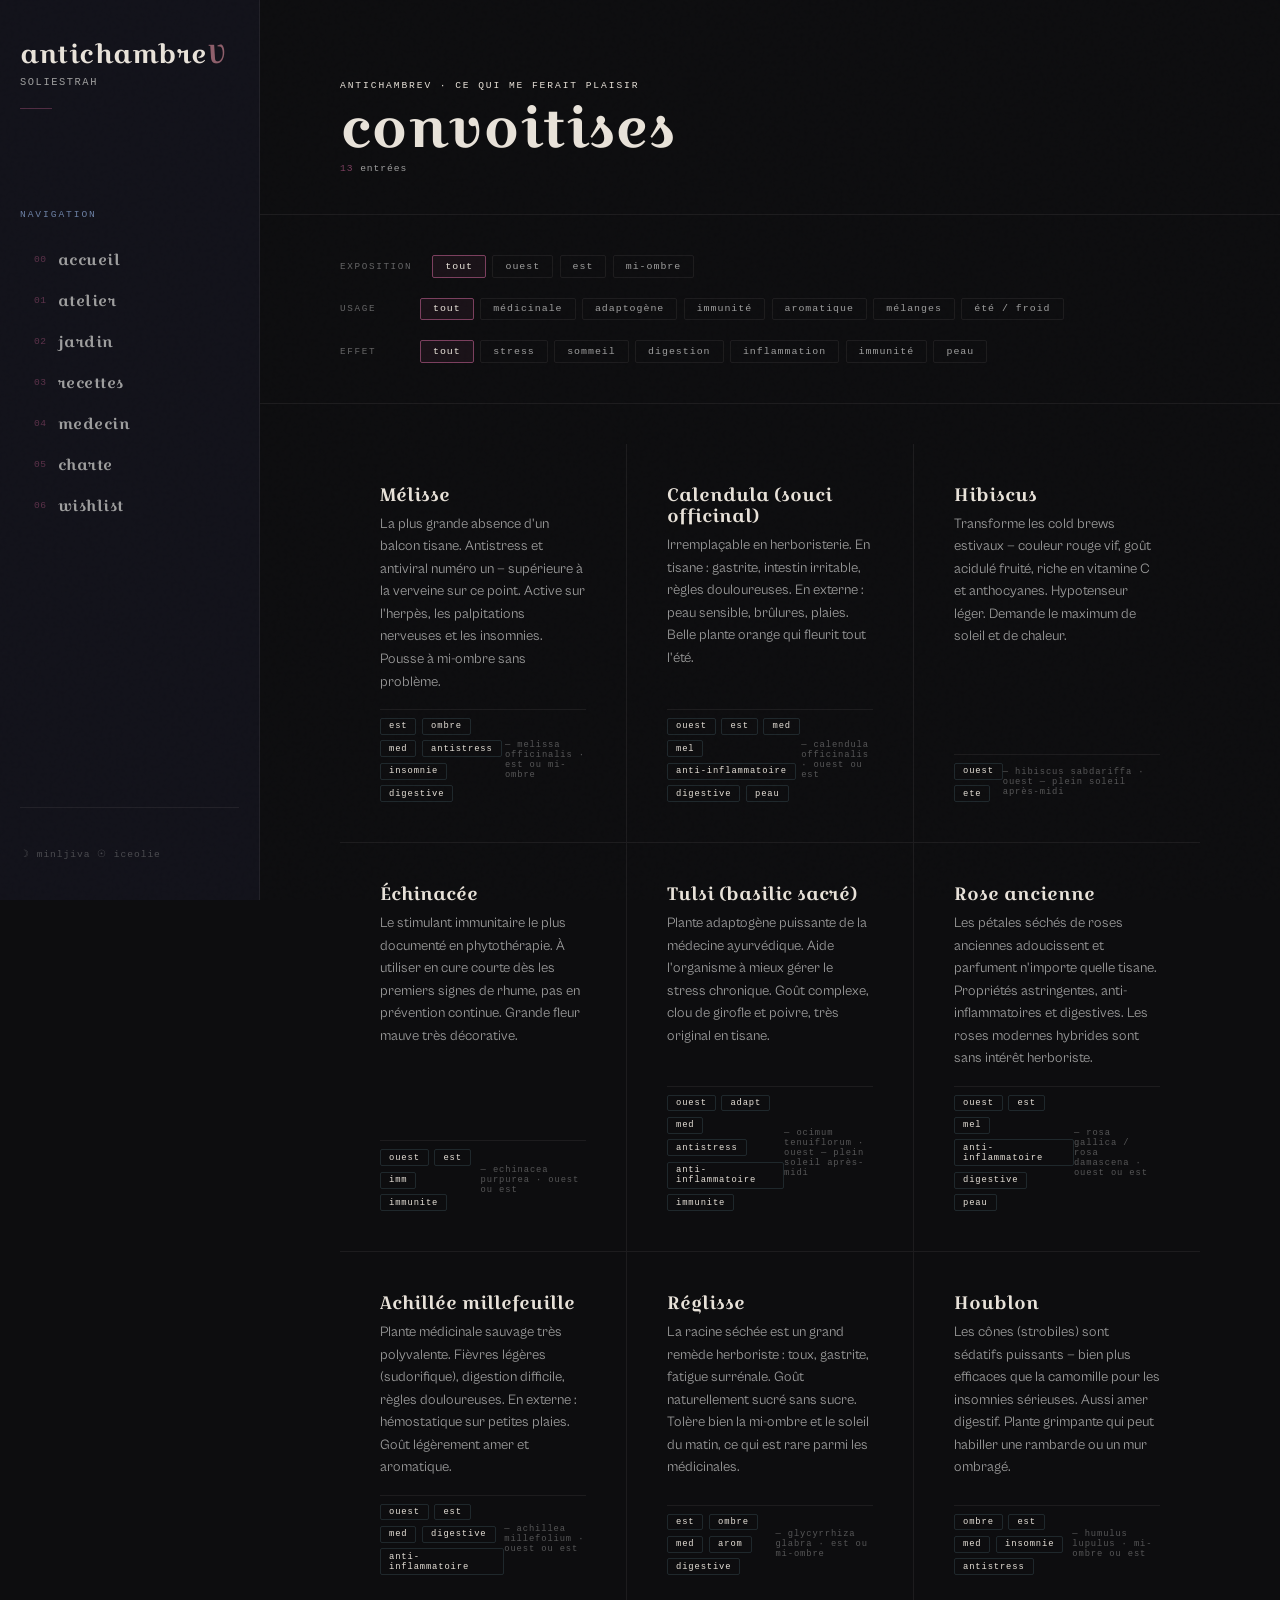
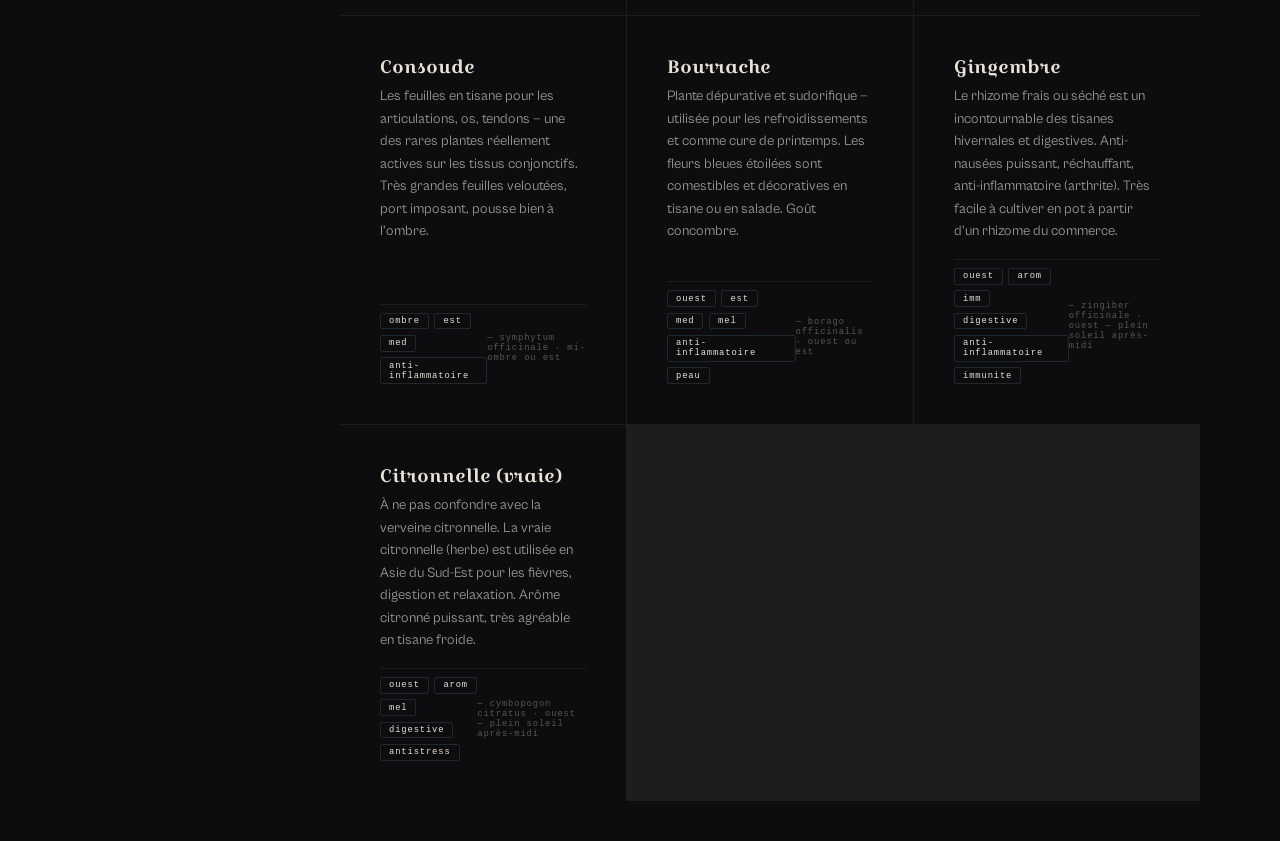
<file: convoitises.html>
<!DOCTYPE html>
<html lang="fr">
<head>
  <meta charset="UTF-8" />
  <meta name="viewport" content="width=device-width, initial-scale=1.0" />
  <title>convoitises</title>
  <link rel="stylesheet" href="css/style.css" />
  <link rel="stylesheet" href="css/section.css" />
  <link rel="stylesheet" href="css/panel.css" />
</head>

<body>
  <div class="layout">

    <main class="main">

      <!-- EN-TÊTE -->
      <header class="page-header">
        <p class="page-header__eyebrow"></p>
        <h2 class="page-header__title"></h2>
        <p class="page-header__count">
          <span class="js-count">0</span> entrées
        </p>
      </header>

      <!-- FILTRES -->
      <section class="filters" aria-label="Filtres"></section>

      <!-- GRILLE -->
      <section class="collection">
        <div class="collection__grid" id="grid"></div>
        <p class="collection__empty" id="empty">aucune entrée pour cette sélection.</p>
      </section>

    </main>

  </div>

  <!-- OVERLAY -->
  <div class="panel-overlay" id="panel-overlay"></div>

  <!-- PANEL DROIT -->
  <aside class="panel" id="panel" aria-label="Détail">
    <div class="panel__inner" id="panel-inner"></div>
  </aside>

  <script src="scripts/convoitises.js"></script>
  <script src="scripts/nav.js"></script>
</body>
</html>
</file>
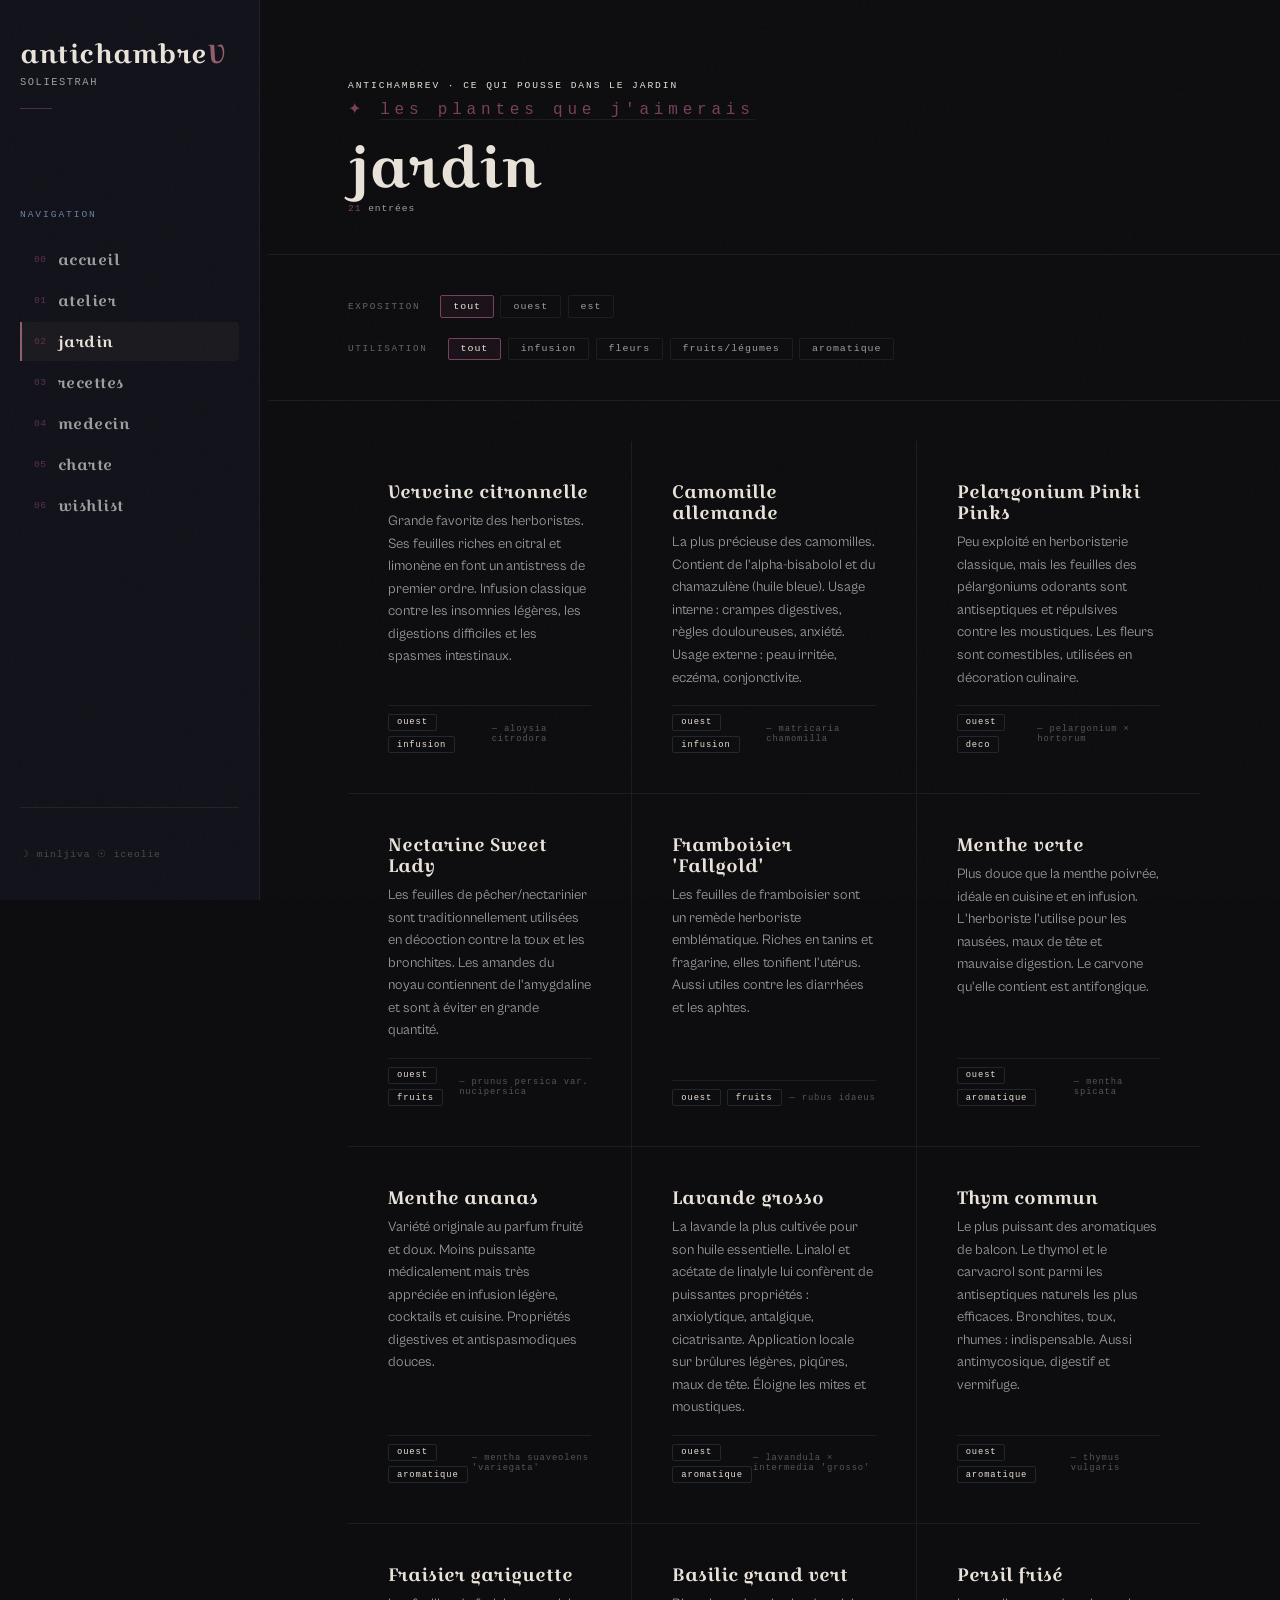
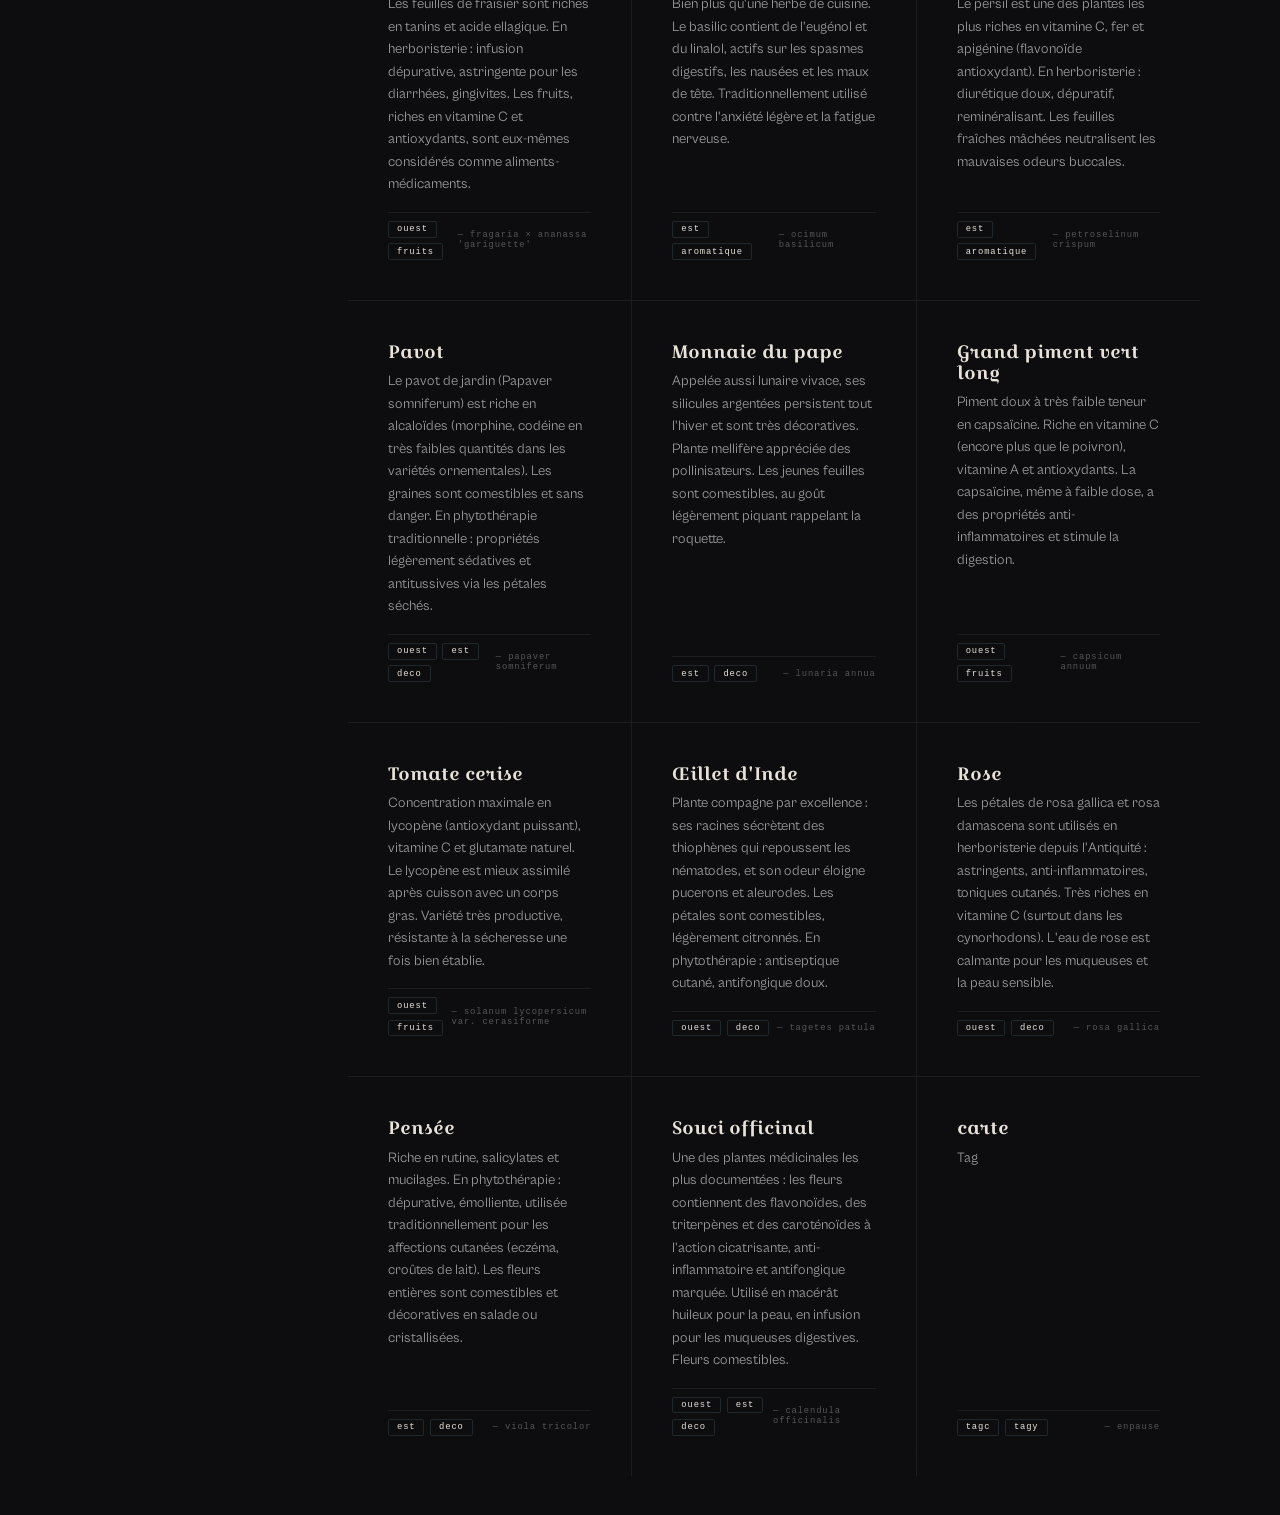
<file: garden.html>
<!DOCTYPE html>
<html lang="fr">
<head>
  <meta charset="UTF-8" />
  <meta name="viewport" content="width=device-width, initial-scale=1.0" />
  <title>jardin</title>
  <link rel="stylesheet" href="css/style.css" />
  <link rel="stylesheet" href="css/section.css" />
  <link rel="stylesheet" href="css/panel.css" />
    <link rel="stylesheet" href="css/scroll.css" />
</head>e

<body>
  <div class="layout">

    <main class="main">

      <!-- EN-TÊTE -->
      <header class="page-header">
        <p class="page-header__eyebrow"></p>
        <p class="hero-glyph">✦ <a href="convoitises.html">les plantes que j'aimerais</a></p>
        <h2 class="page-header__title"></h2>
        <p class="page-header__count">
          <span class="js-count">0</span> entrées
        </p>
      </header>

      <!-- FILTRES -->
      <section class="filters" aria-label="Filtres"></section>

      <!-- GRILLE -->
      <section class="collection">
        <div class="collection__grid" id="grid"></div>
        <p class="collection__empty" id="empty">aucune entrée pour cette sélection.</p>
      </section>

    </main>

  </div>

  <!-- OVERLAY -->
  <div class="panel-overlay" id="panel-overlay"></div>

  <!-- PANEL DROIT -->
  <aside class="panel" id="panel" aria-label="Détail">
    <div class="panel__inner" id="panel-inner"></div>
  </aside>

  <script src="scripts/garden.js"></script>
  <script src="scripts/nav.js"></script>
</body>
</html>
</file>
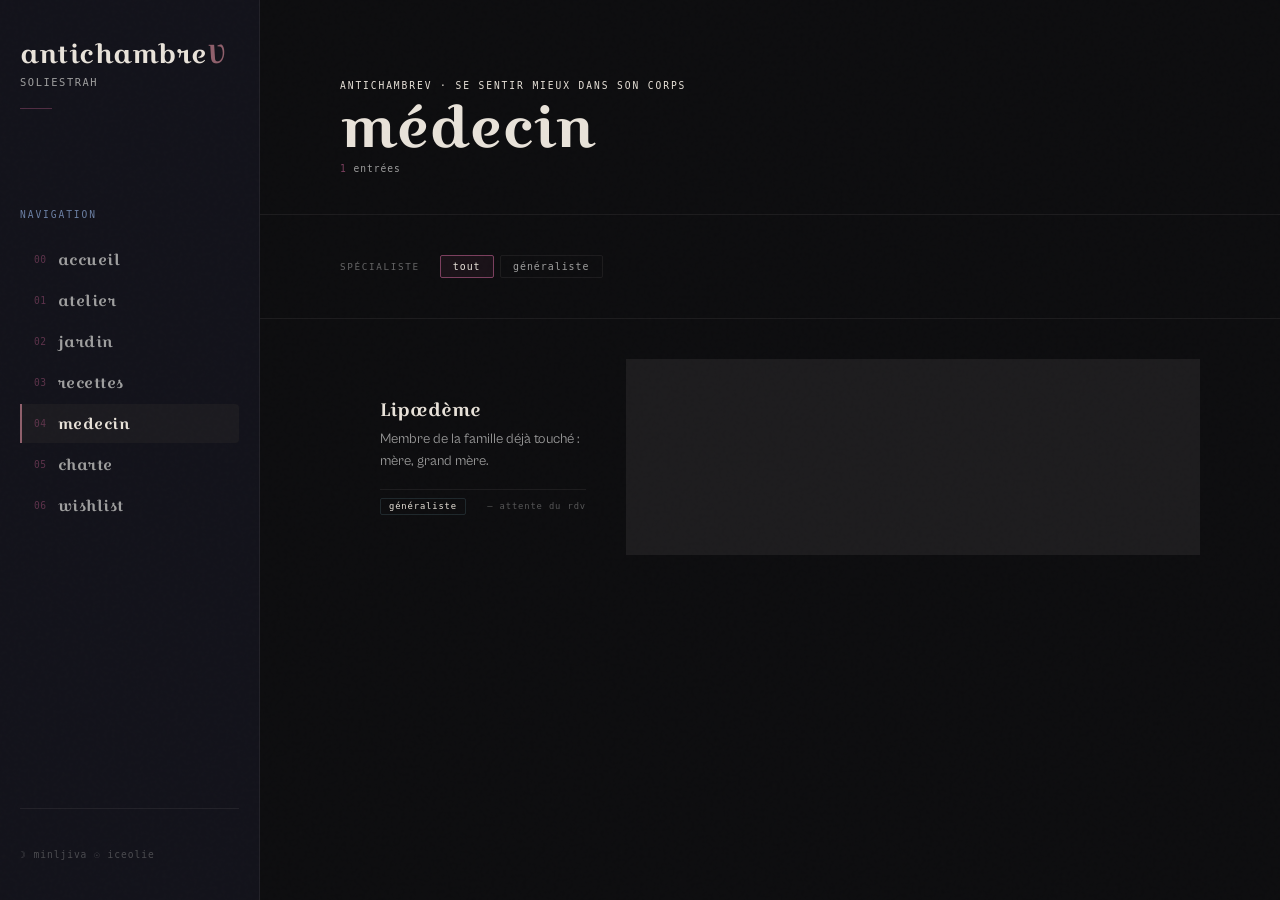
<file: medecin.html>
<!DOCTYPE html>
<html lang="fr">
<head>
  <meta charset="UTF-8" />
  <meta name="viewport" content="width=device-width, initial-scale=1.0" />
  <title>antichambreV</title>
  <link rel="stylesheet" href="css/style.css" />
  <link rel="stylesheet" href="css/section.css" />
  <link rel="stylesheet" href="css/panel.css" />
</head>

<body>
  <div class="layout">

    <main class="main">

      <!-- EN-TÊTE -->
      <header class="page-header">
        <p class="page-header__eyebrow"></p>
        <h2 class="page-header__title"></h2>
        <p class="page-header__count">
          <span class="js-count">0</span> entrées
        </p>
      </header>

      <!-- FILTRES -->
      <section class="filters" aria-label="Filtres"></section>

      <!-- GRILLE -->
      <section class="collection">
        <div class="collection__grid" id="grid"></div>
        <p class="collection__empty" id="empty">aucune entrée pour cette sélection.</p>
      </section>

    </main>

  </div>

  <!-- OVERLAY -->
  <div class="panel-overlay" id="panel-overlay"></div>

  <!-- PANEL DROIT -->
  <aside class="panel" id="panel" aria-label="Détail">
    <div class="panel__inner" id="panel-inner"></div>
  </aside>

  <script src="scripts/medecin.js"></script>
  <script src="scripts/nav.js"></script>
</body>
</html>
</file>
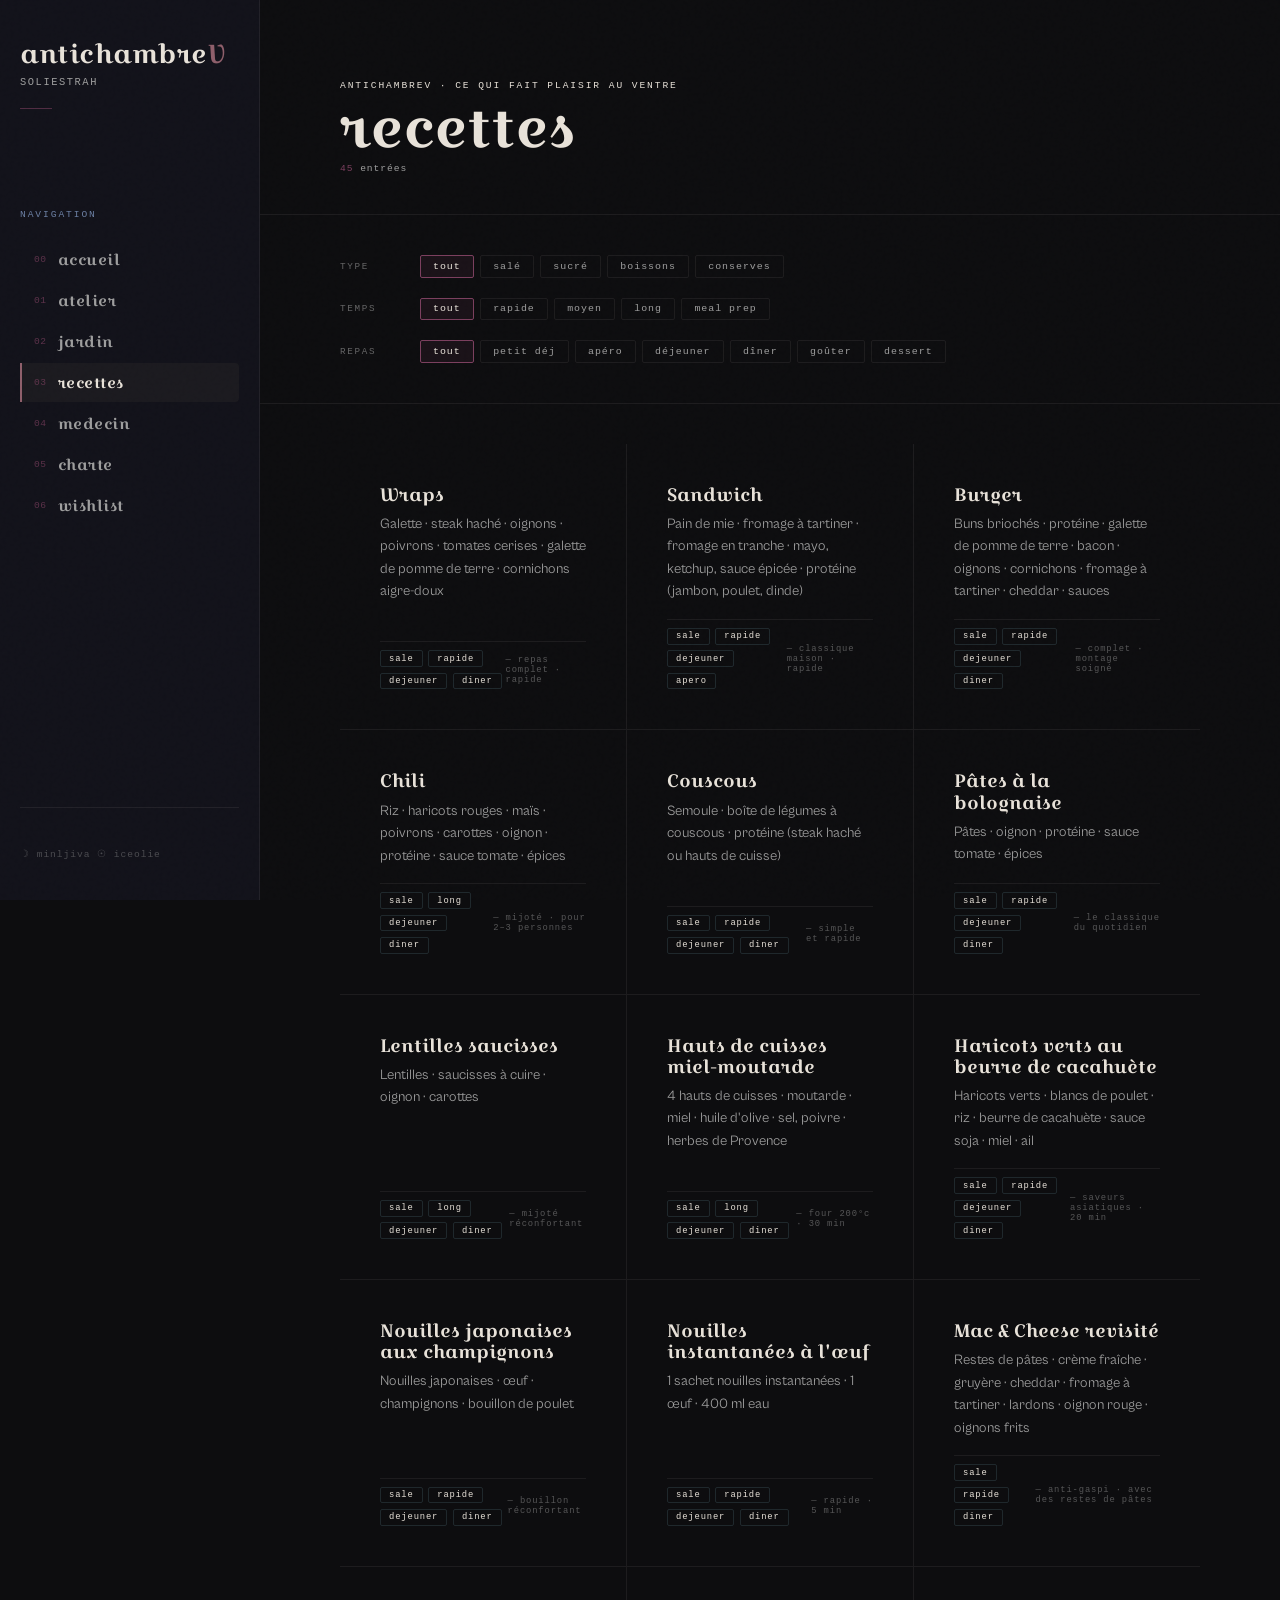
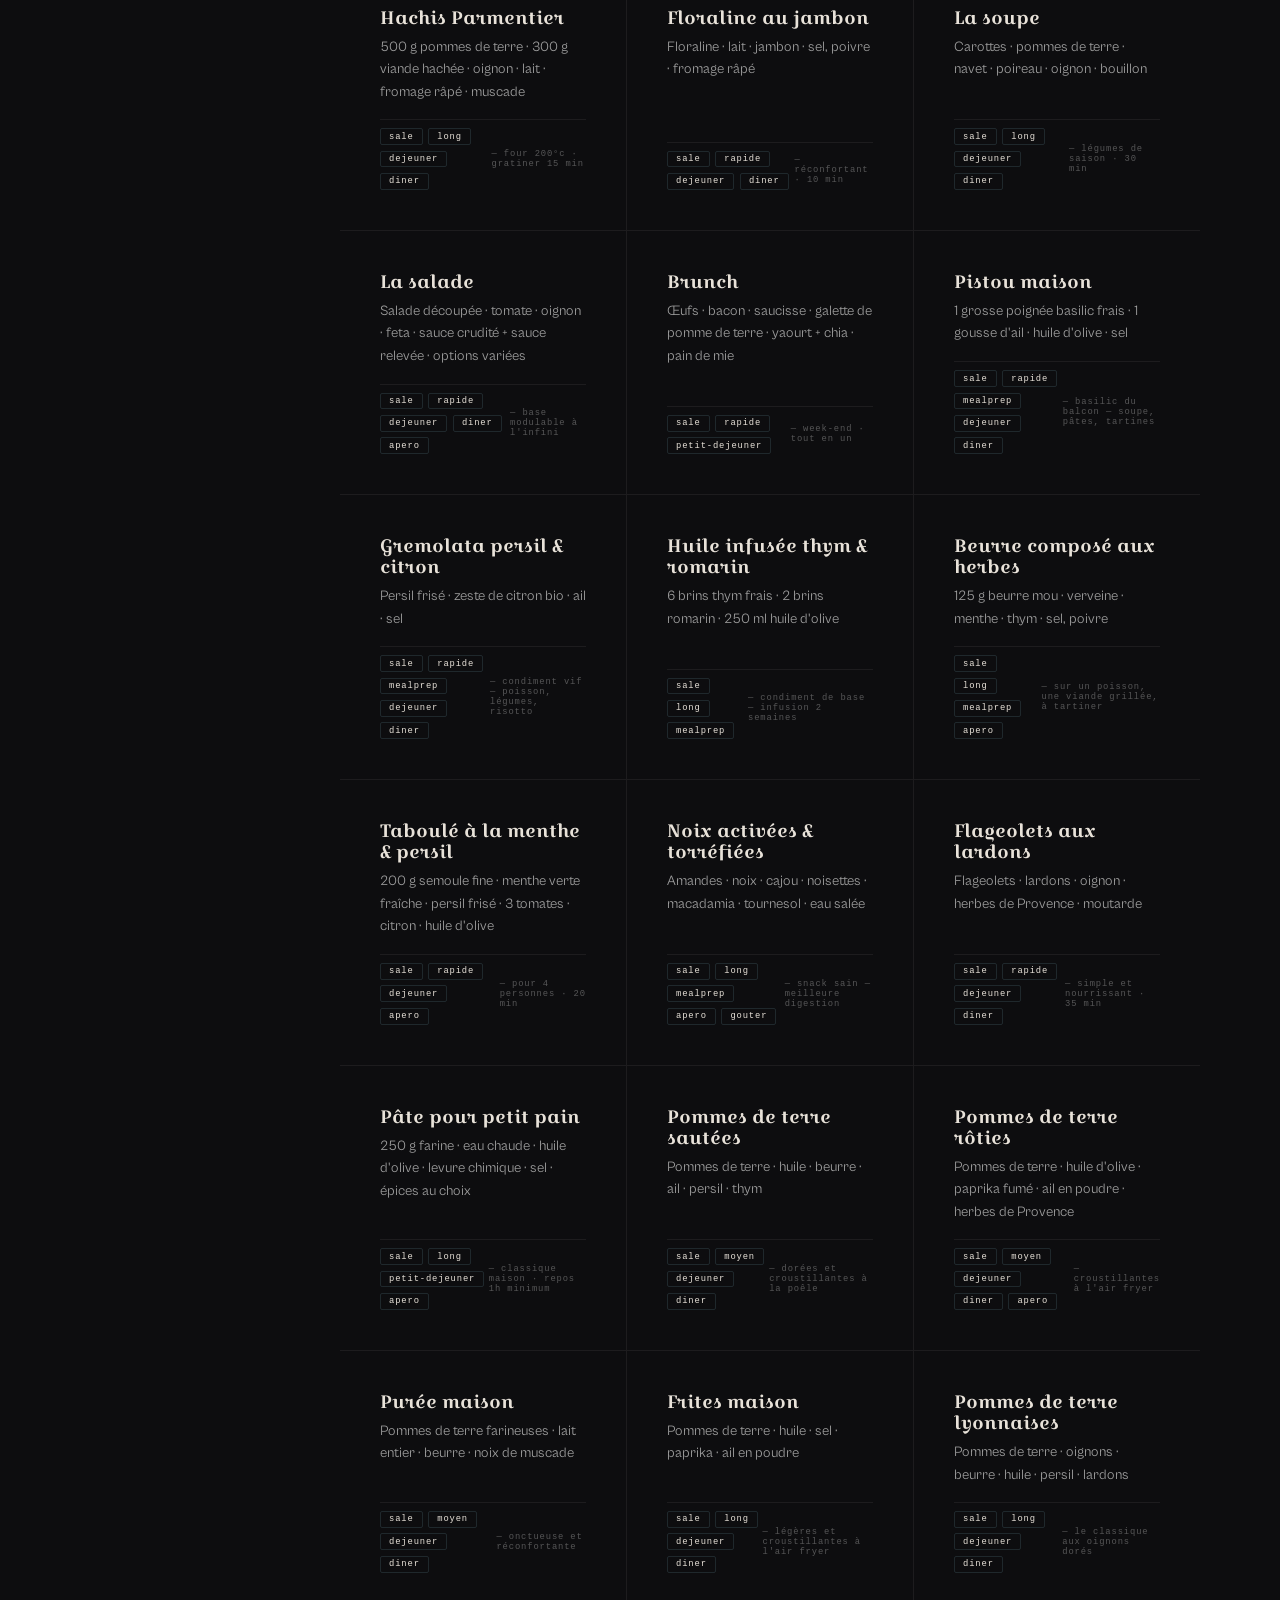
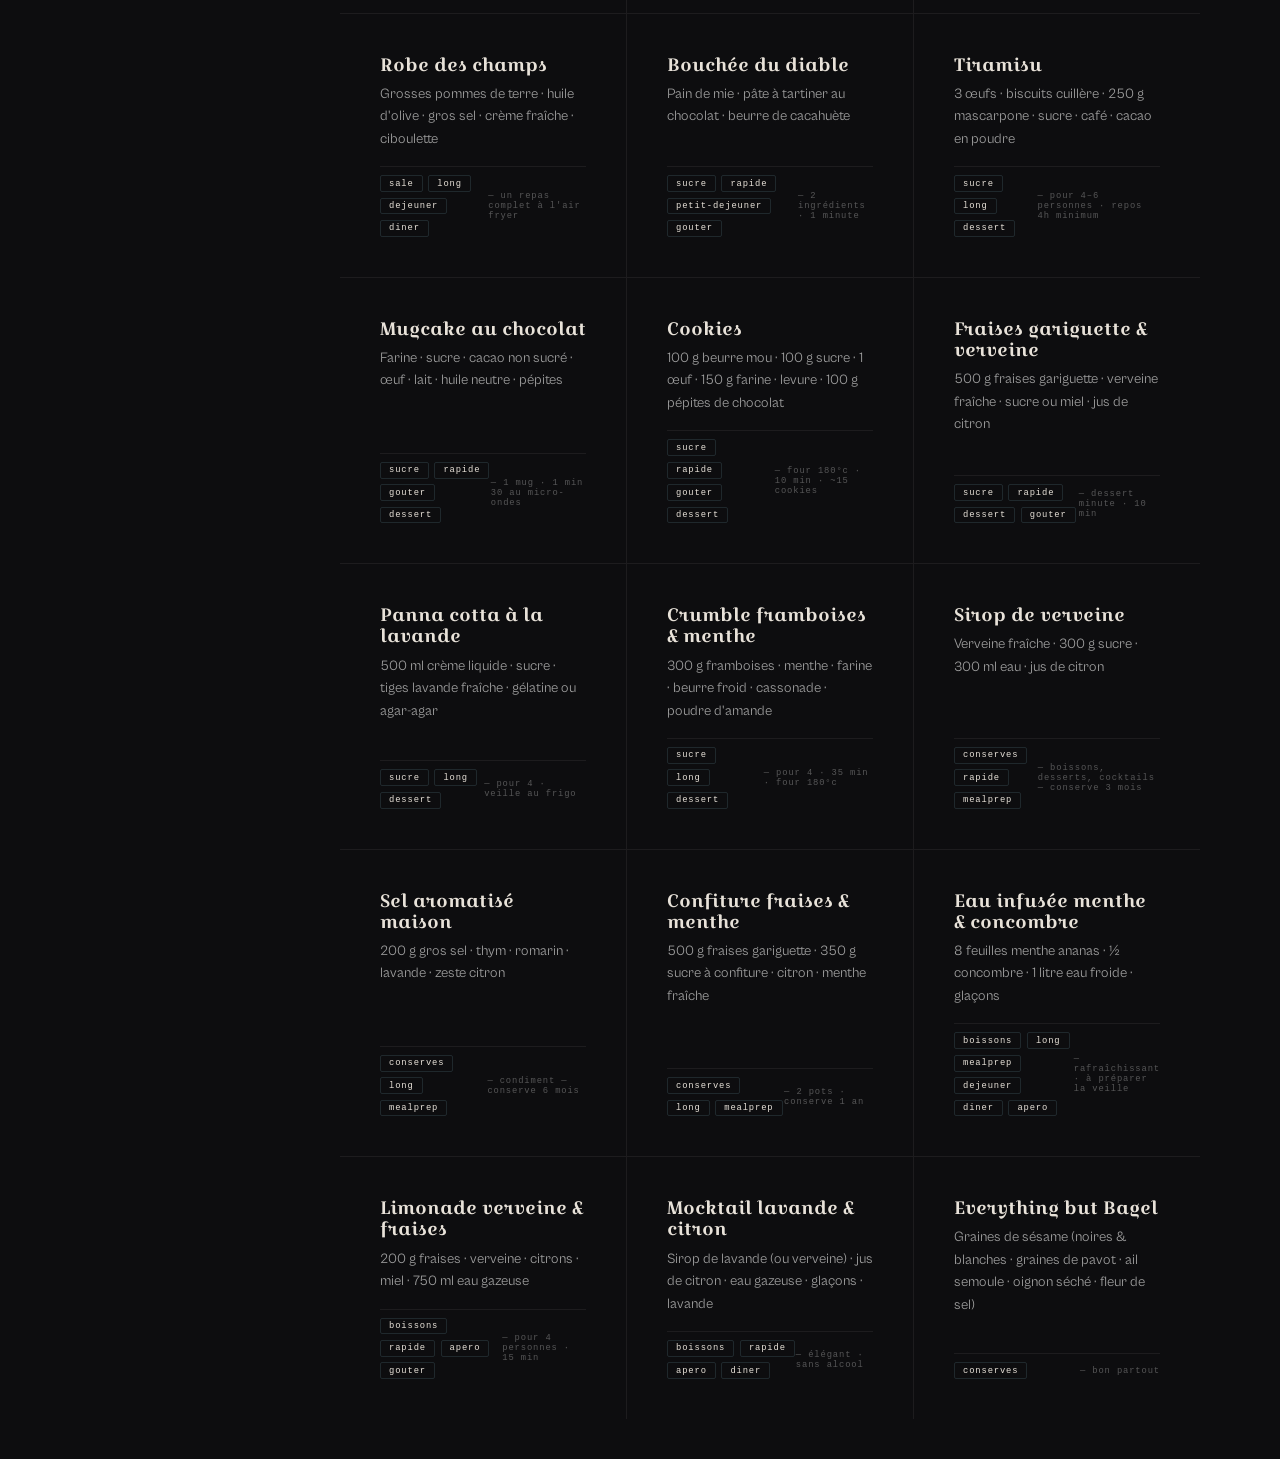
<file: recettes.html>
<!DOCTYPE html>
<html lang="fr">
<head>
  <meta charset="UTF-8" />
  <meta name="viewport" content="width=device-width, initial-scale=1.0" />
  <title>recettes</title>
  <link rel="stylesheet" href="css/style.css" />
  <link rel="stylesheet" href="css/section.css" />
  <link rel="stylesheet" href="css/panel.css" />
</head>

<body>
  <div class="layout">

    <main class="main">

      <!-- EN-TÊTE -->
      <header class="page-header">
        <p class="page-header__eyebrow"></p>
        <h2 class="page-header__title"></h2>
        <p class="page-header__count">
          <span class="js-count">0</span> entrées
        </p>
      </header>

      <!-- FILTRES -->
      <section class="filters" aria-label="Filtres"></section>

      <!-- GRILLE -->
      <section class="collection">
        <div class="collection__grid" id="grid"></div>
        <p class="collection__empty" id="empty">aucune entrée pour cette sélection.</p>
      </section>

    </main>

  </div>

  <!-- OVERLAY -->
  <div class="panel-overlay" id="panel-overlay"></div>

  <!-- PANEL DROIT -->
  <aside class="panel" id="panel" aria-label="Détail">
    <div class="panel__inner" id="panel-inner"></div>
  </aside>

  <script src="scripts/recettes.js"></script>
  <script src="scripts/nav.js"></script>
</body>
</html>
</file>
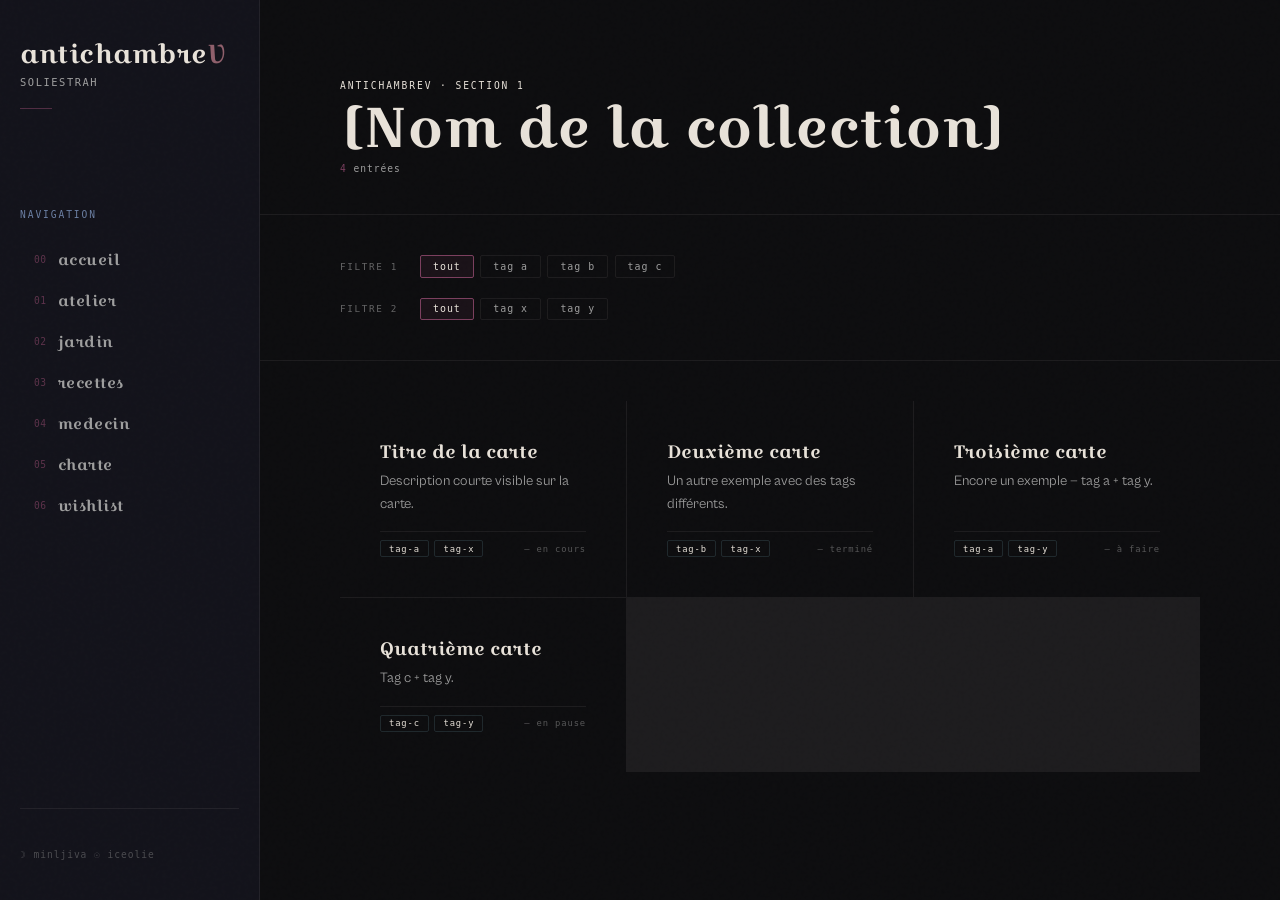
<file: section-1.html>
<!DOCTYPE html>
<html lang="fr">
<head>
  <meta charset="UTF-8" />
  <meta name="viewport" content="width=device-width, initial-scale=1.0" />
  <title>antichambreV</title>
  <link rel="stylesheet" href="css/style.css" />
  <link rel="stylesheet" href="css/section.css" />
  <link rel="stylesheet" href="css/panel.css" />
</head>

<body>
  <div class="layout">

    <main class="main">

      <!-- EN-TÊTE -->
      <header class="page-header">
        <p class="page-header__eyebrow"></p>
        <h2 class="page-header__title"></h2>
        <p class="page-header__count">
          <span class="js-count">0</span> entrées
        </p>
      </header>

      <!-- FILTRES -->
      <section class="filters" aria-label="Filtres"></section>

      <!-- GRILLE -->
      <section class="collection">
        <div class="collection__grid" id="grid"></div>
        <p class="collection__empty" id="empty">aucune entrée pour cette sélection.</p>
      </section>

    </main>

  </div>

  <!-- OVERLAY -->
  <div class="panel-overlay" id="panel-overlay"></div>

  <!-- PANEL DROIT -->
  <aside class="panel" id="panel" aria-label="Détail">
    <div class="panel__inner" id="panel-inner"></div>
  </aside>

  <script src="scripts/section1.js"></script>
  <script src="scripts/nav.js"></script>
</body>
</html>
</file>
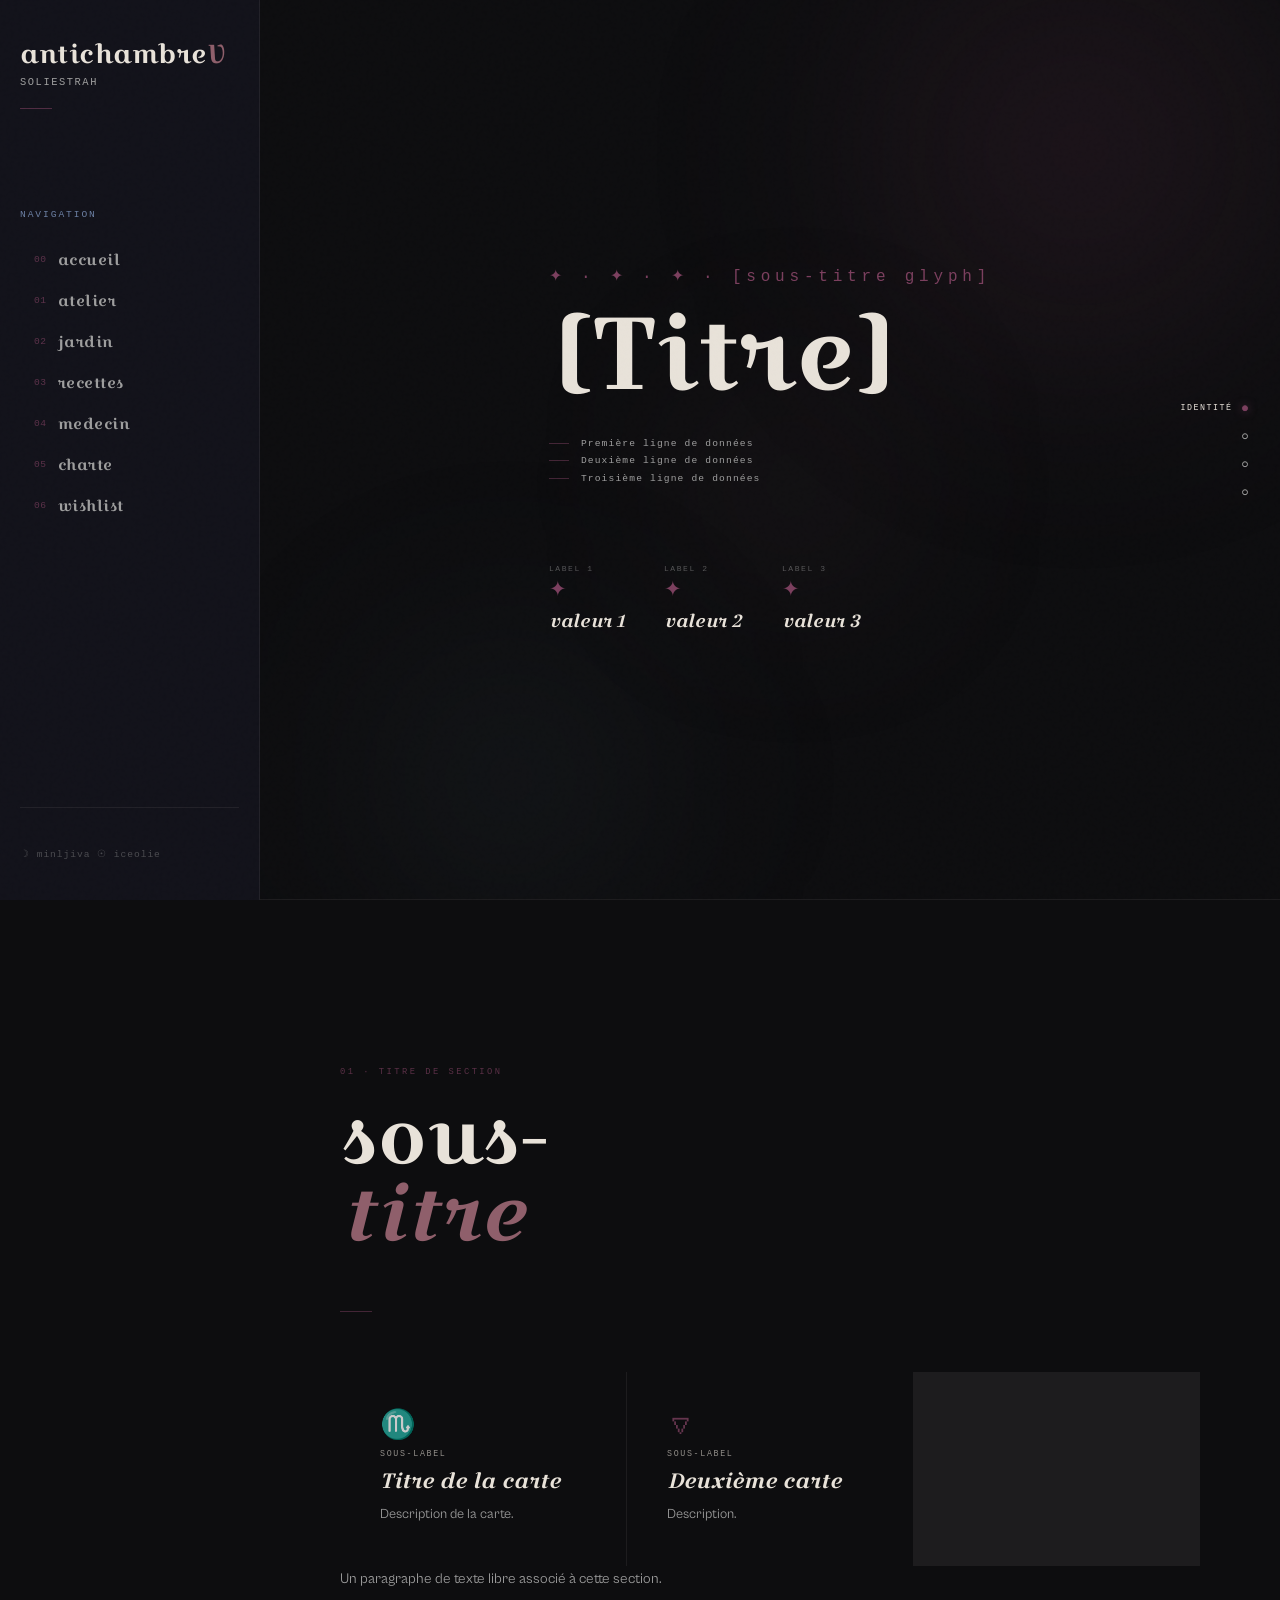
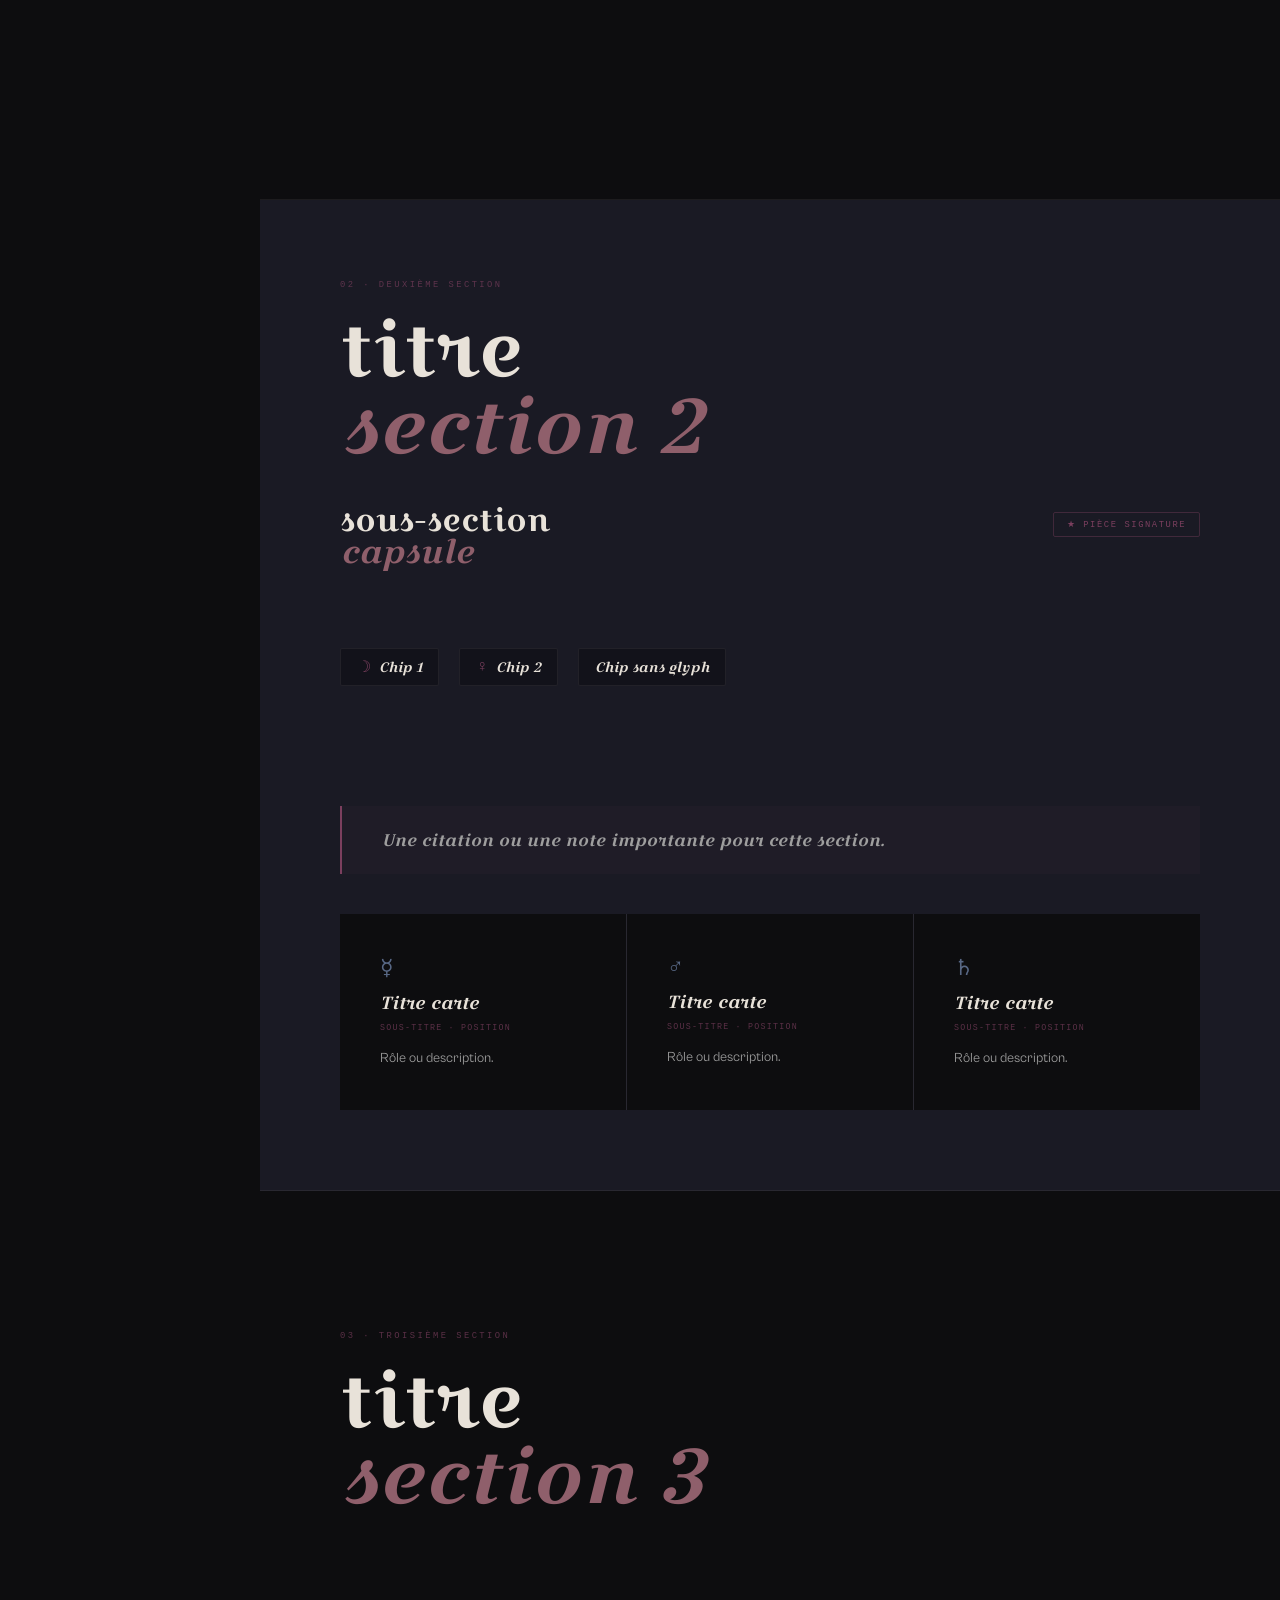
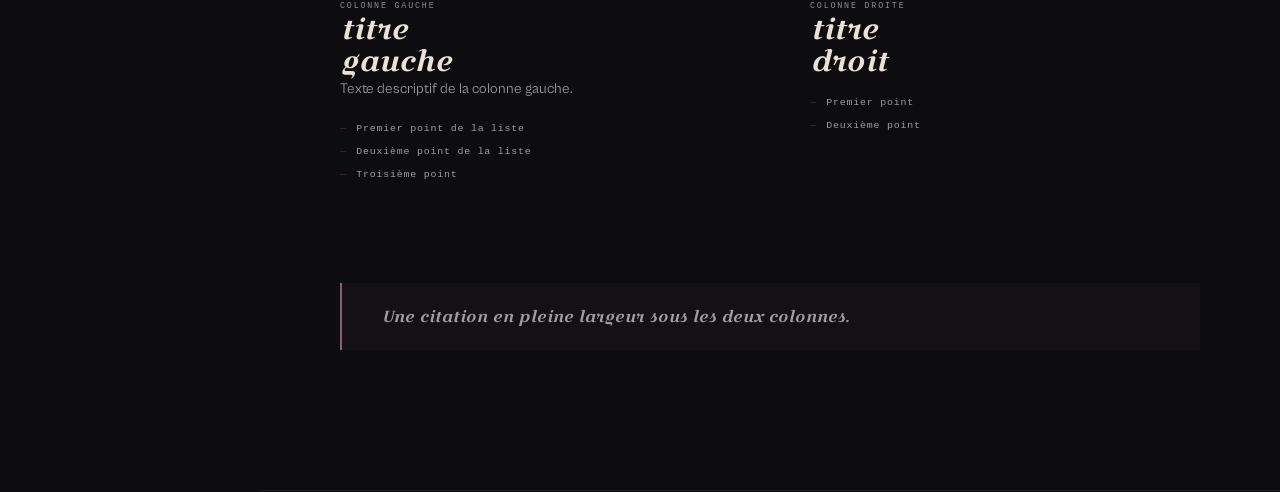
<file: template2.html>
<!DOCTYPE html>
<html lang="fr">
<head>
  <meta charset="UTF-8" />
  <meta name="viewport" content="width=device-width, initial-scale=1.0" />
  <title>antichambreV</title>
  <link rel="stylesheet" href="css/style.css" />
  <link rel="stylesheet" href="css/section.css" />
  <link rel="stylesheet" href="css/scroll.css" />
</head>

<body>
  <div class="layout">
    <main class="scroll-page" id="scroll-page">
      <!-- Les sections sont générées par template2.js -->
    </main>
  </div>

  <!-- NAV LATÉRALE — générée par JS -->
  <nav class="scroll-nav" id="scroll-nav" aria-label="Sections"></nav>

  <script src="scripts/template2.js"></script>
  <script src="scripts/nav.js"></script>
</body>
</html>
</file>
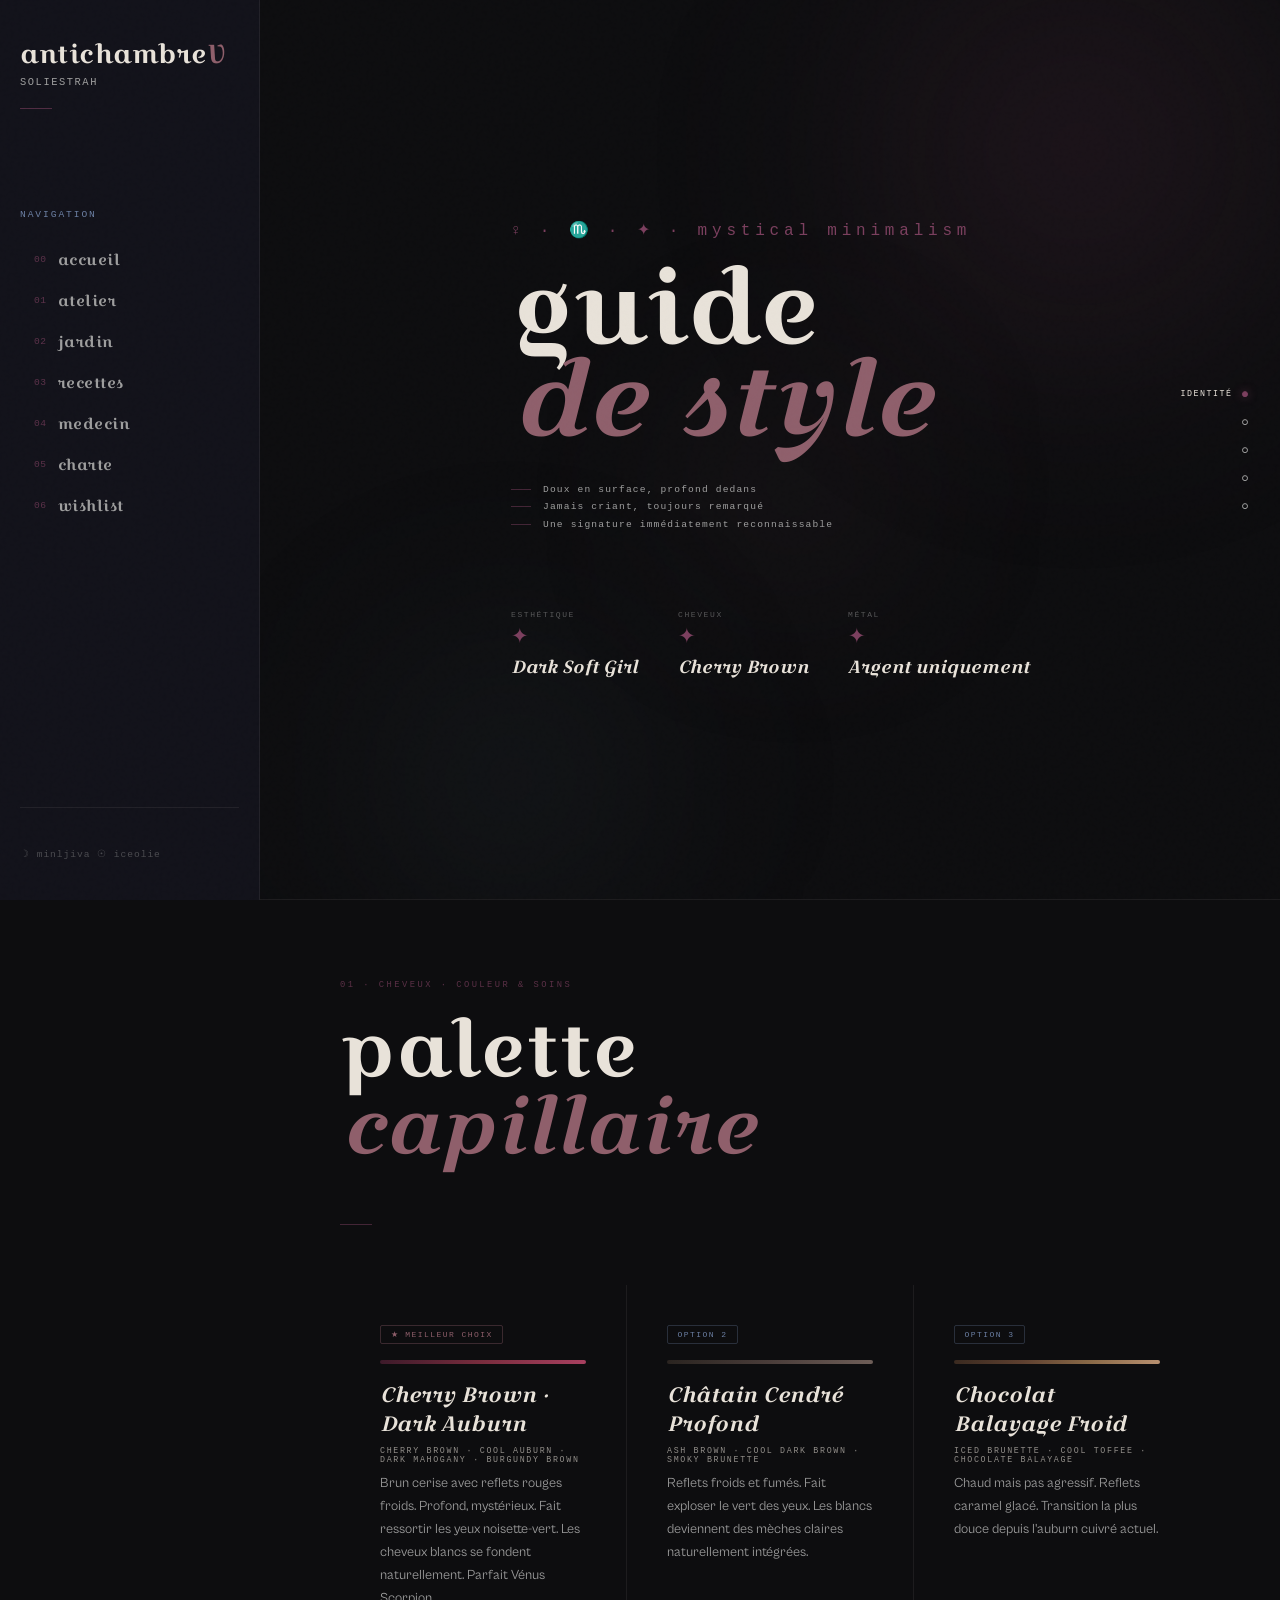
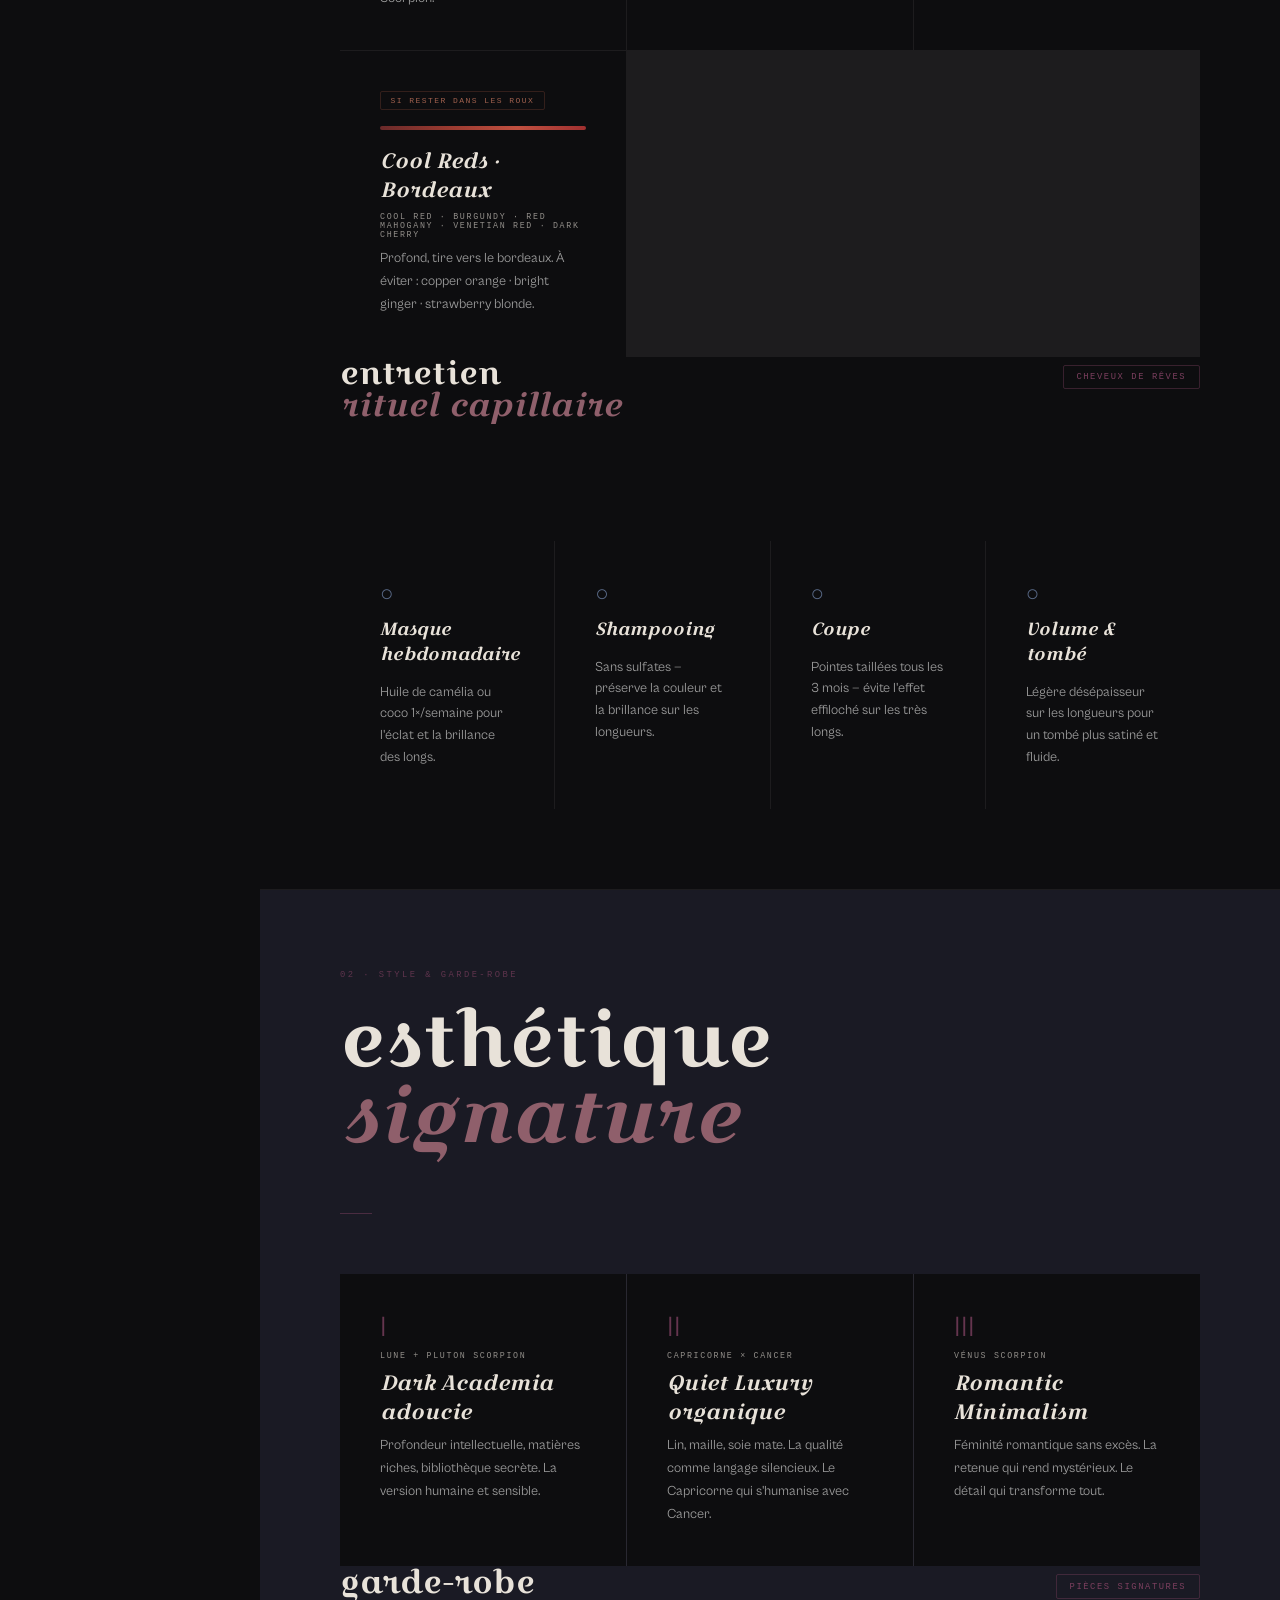
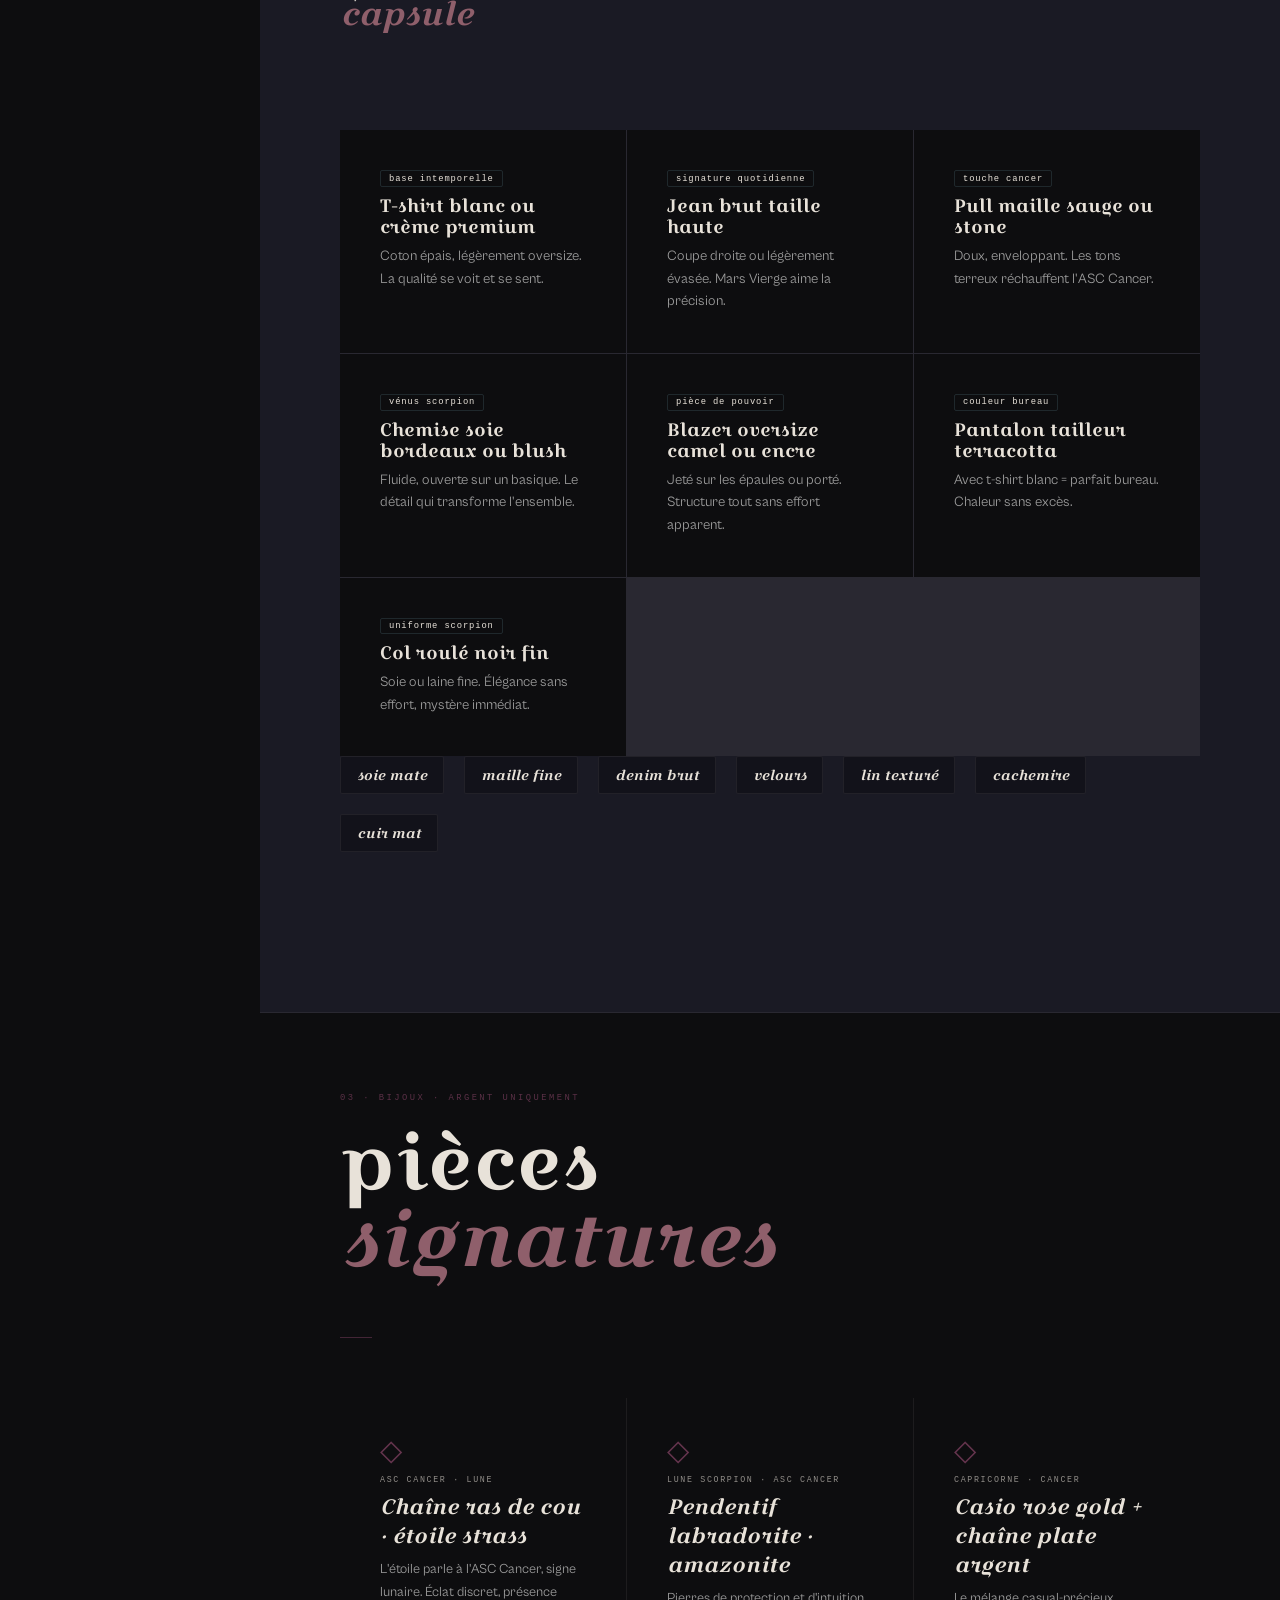
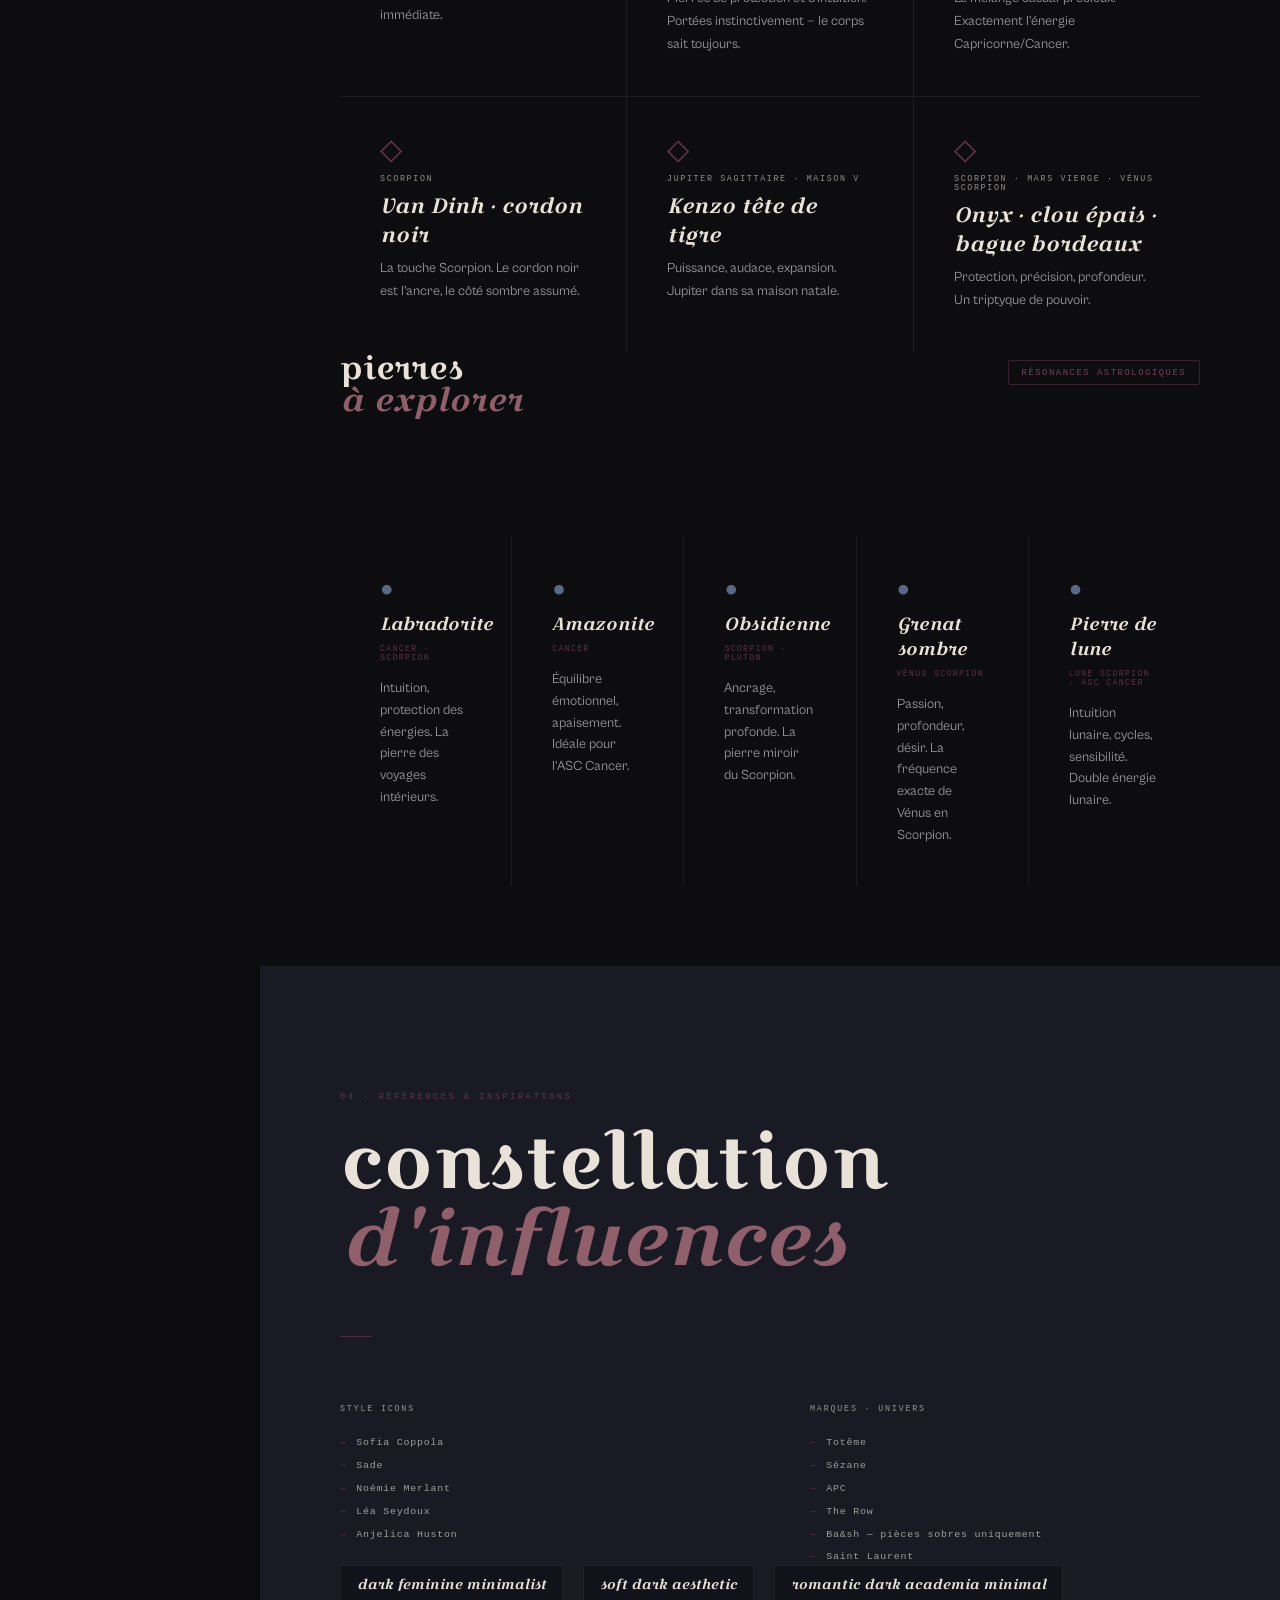
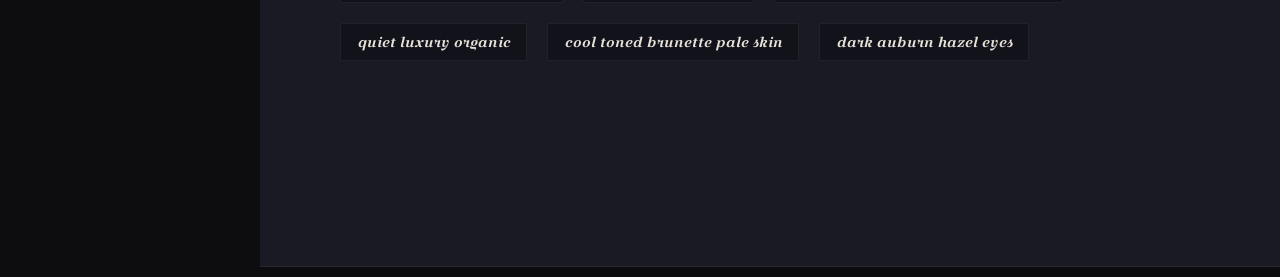
<file: wardrobe.html>
<!DOCTYPE html>
<html lang="fr">
<head>
  <meta charset="UTF-8" />
  <meta name="viewport" content="width=device-width, initial-scale=1.0" />
  <title>antichambreV</title>
  <link rel="stylesheet" href="css/style.css" />
  <link rel="stylesheet" href="css/section.css" />
  <link rel="stylesheet" href="css/scroll.css" />
</head>

<body>
  <div class="layout">
    <main class="scroll-page" id="scroll-page">
      <!-- Les sections sont générées par template2.js -->
    </main>
  </div>

  <!-- NAV LATÉRALE — générée par JS -->
  <nav class="scroll-nav" id="scroll-nav" aria-label="Sections"></nav>

  <script src="scripts/wardrobe.js"></script>
  <script src="scripts/nav.js"></script>
</body>
</html>
</file>
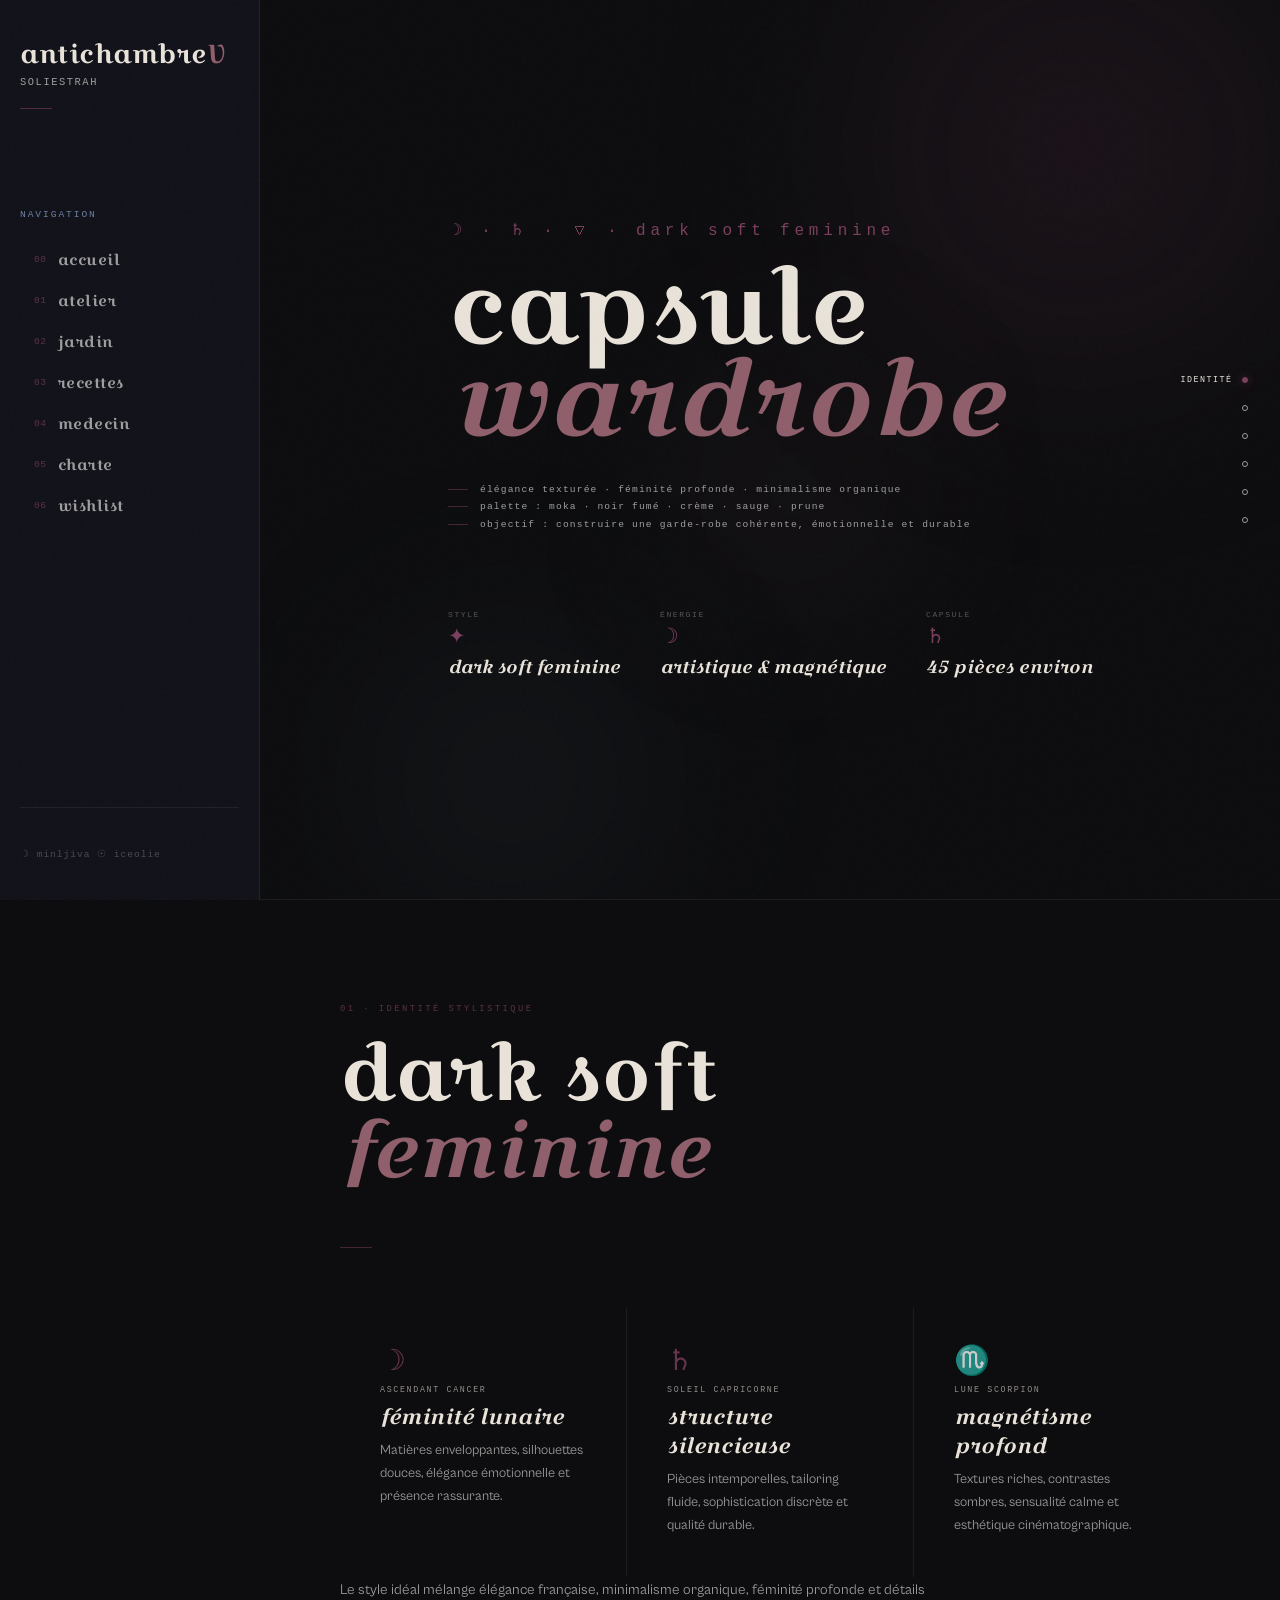
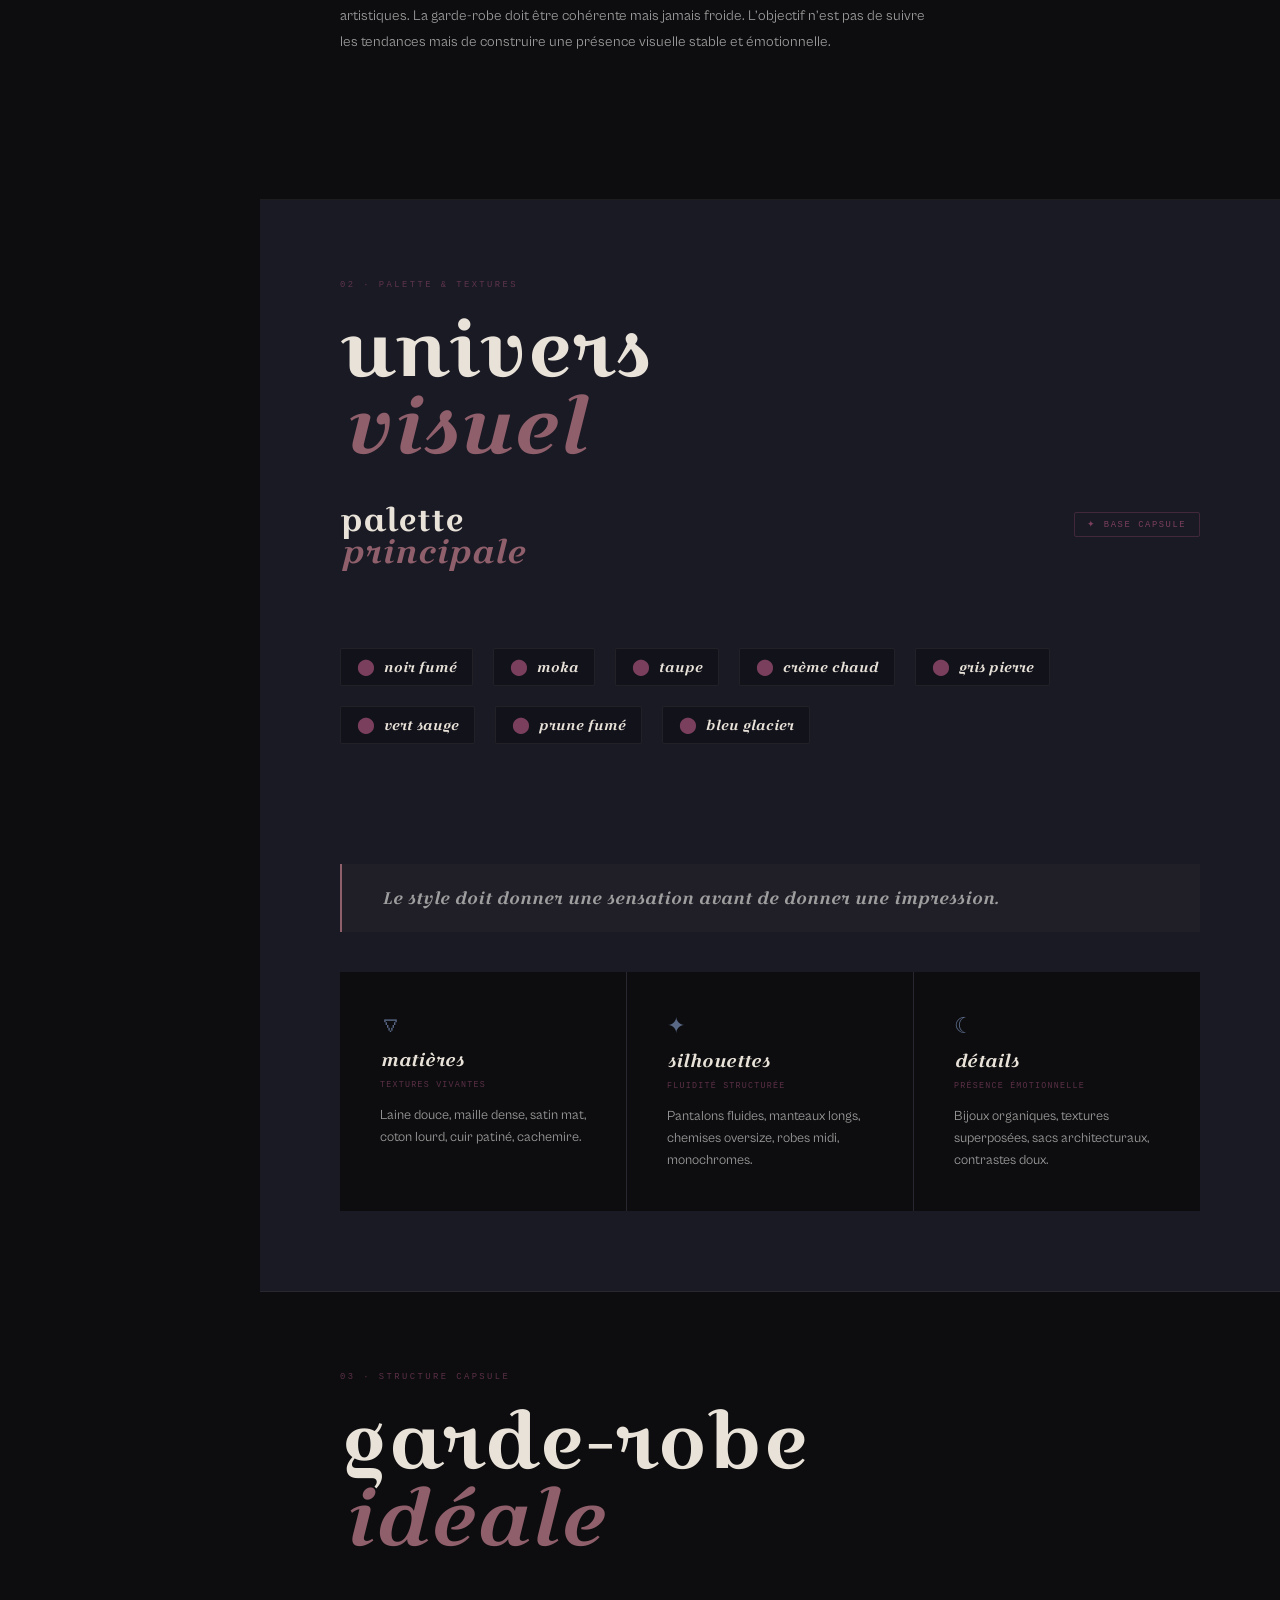
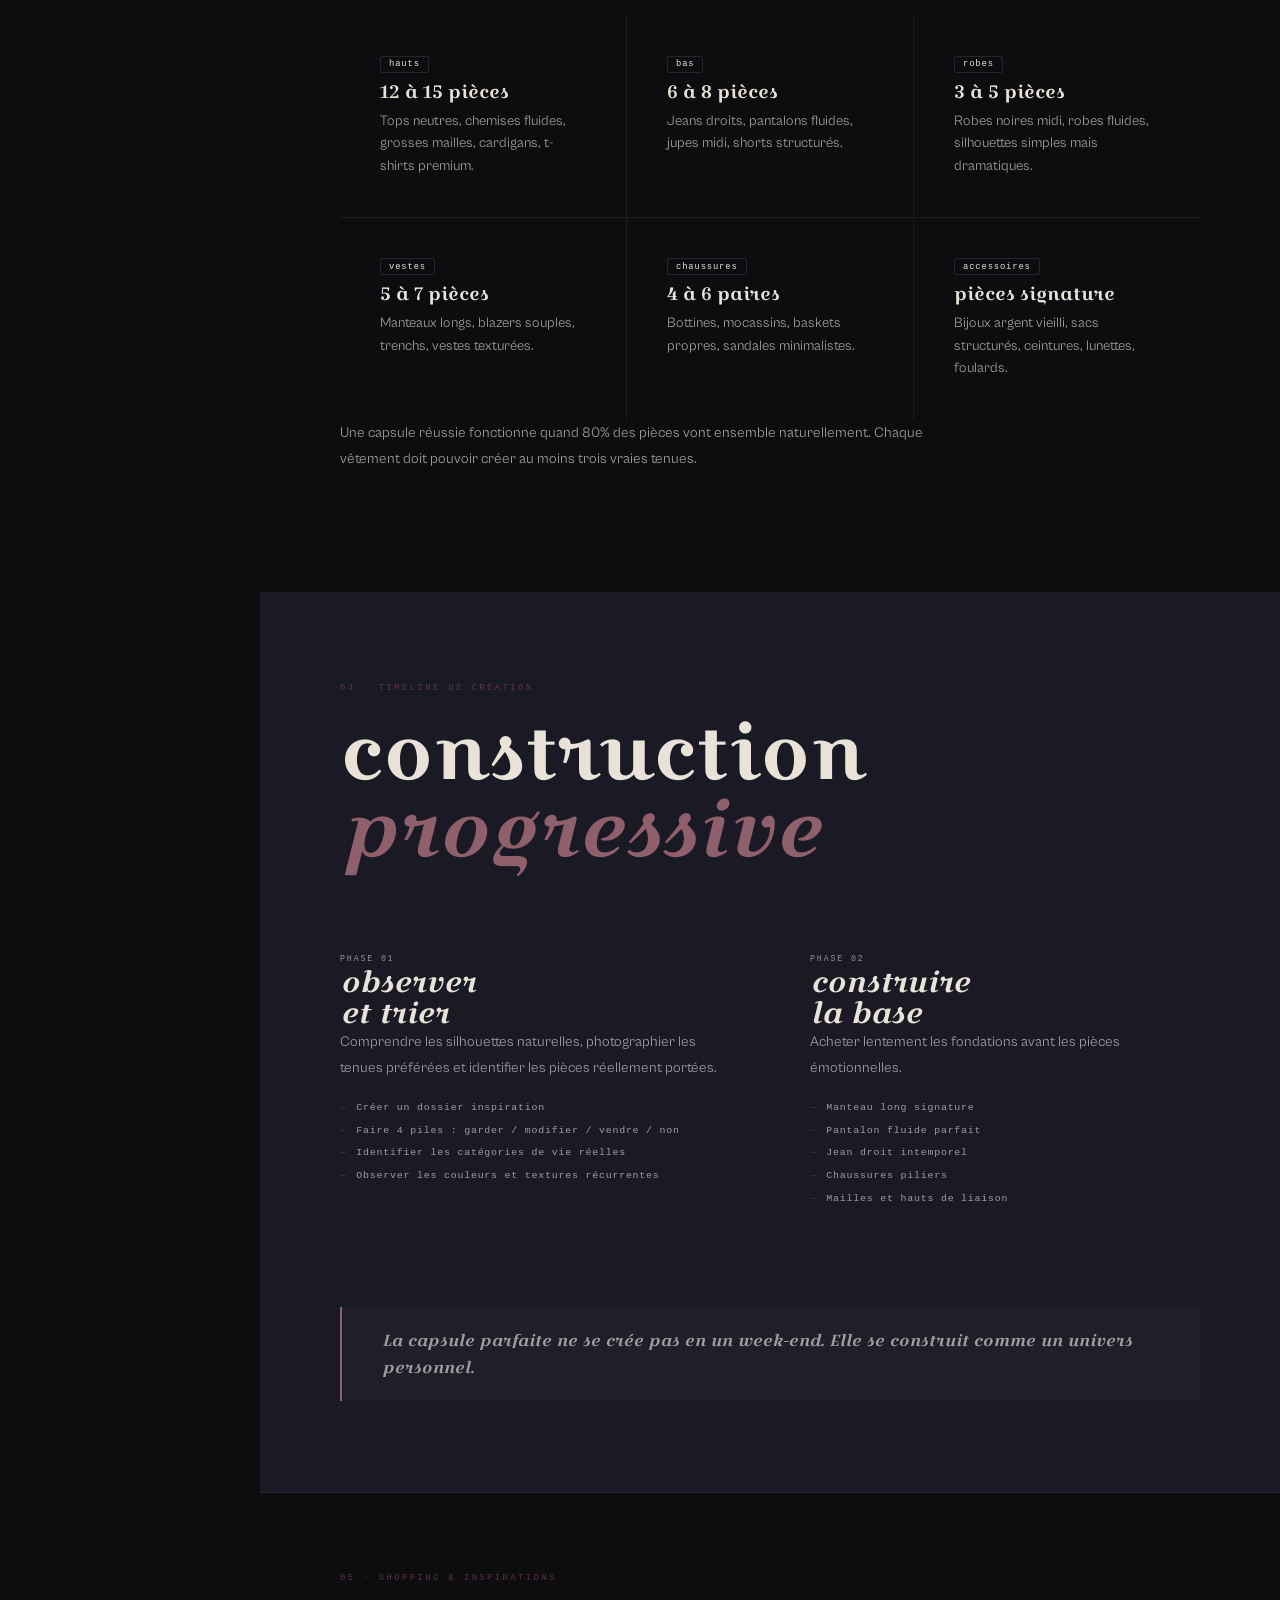
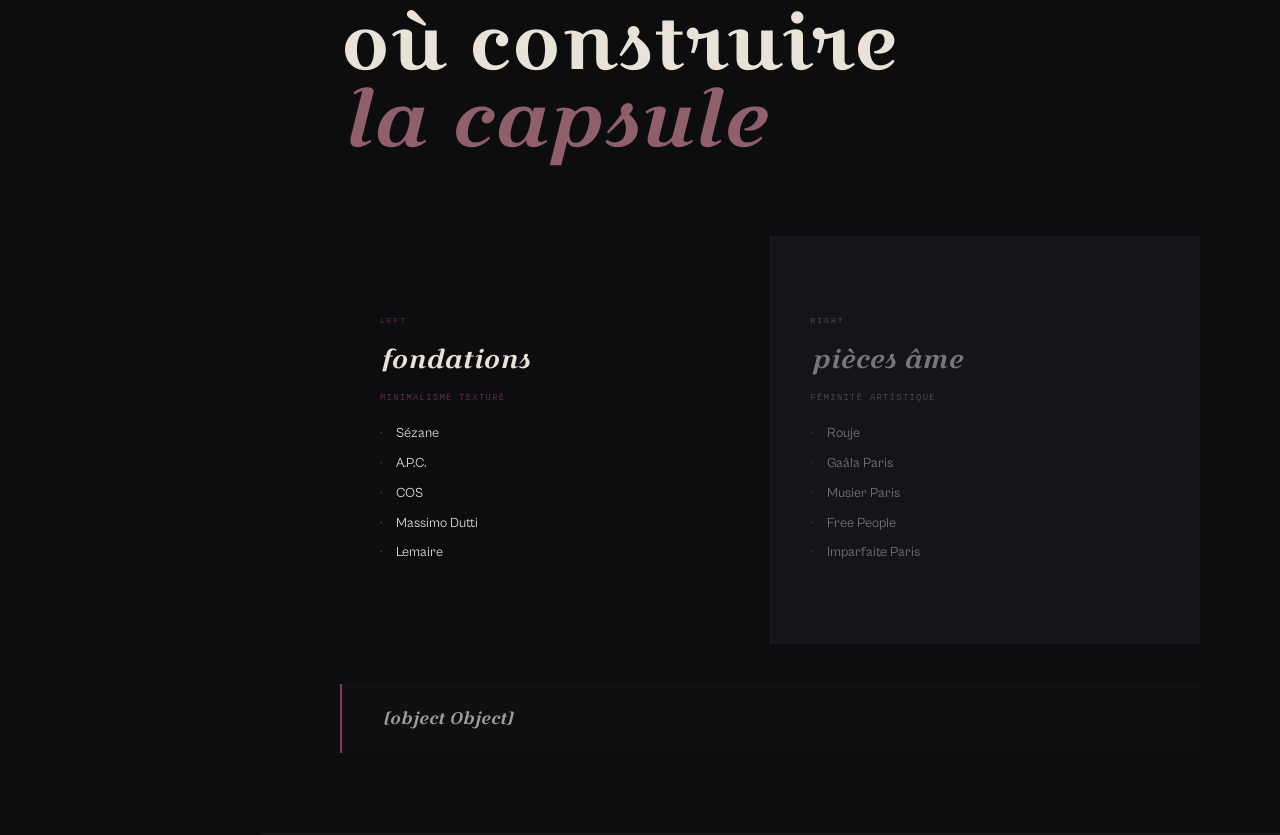
<file: wardrobecapsule.html>
<!DOCTYPE html>
<html lang="fr">
<head>
  <meta charset="UTF-8" />
  <meta name="viewport" content="width=device-width, initial-scale=1.0" />
  <title>antichambreV</title>
  <link rel="stylesheet" href="css/style.css" />
  <link rel="stylesheet" href="css/section.css" />
  <link rel="stylesheet" href="css/scroll.css" />
</head>

<body>
  <div class="layout">
    <main class="scroll-page" id="scroll-page">
      <!-- Les sections sont générées par template2.js -->
    </main>
  </div>

  <!-- NAV LATÉRALE — générée par JS -->
  <nav class="scroll-nav" id="scroll-nav" aria-label="Sections"></nav>

  <script src="scripts/wardrobecapsule.js"></script>
  <script src="scripts/nav.js"></script>
</body>
</html>
</file>
<file: css/style.css>
/* ============================================================
       TOKENS — tout le design system en variables
       ============================================================ */
    :root {
      /* Couleurs */
      --c-bg:           #0d0d0f;
      --c-bg-2:         #1a1a24;
      --c-bg-3:         #12121a;
      --c-text:         #e8e2d9;
      --c-text-muted:   #9e9e9e;
      --c-accent-prune: #7b3f5e;
      --c-accent-rose:    #8f5f6b;
      --c-accent-blue:   #6b7fa3;
      --c-border:       rgba(232, 226, 217, 0.07);
      --c-border-hover: rgba(201, 169, 110, 0.25);
 
      /* Typographie */
      --font-display: 'Croissant_One', Georgia, serif;
      --font-mono:    'Didact_Gothic', monospace;
        --font-body: 'cabinet-grotesk', serif;
 
      /* Espacement */
      --nav-width:    260px;
      --gap-sm:       0.5rem;
      --gap-md:       1.25rem;
      --gap-lg:       2.5rem;
      --gap-xl:       5rem;
 
      /* Transitions */
      --ease:         cubic-bezier(0.25, 0.1, 0.25, 1);
      --dur:          0.35s;
    }

    /* Fonts */
    @font-face {
      font-family: 'Croissant_One';
      src: url('fonts/Croissant_One/CroissantOne-Regular.ttf') format('truetype');
    }
    @font-face {
      font-family: 'Didact Gothic';
      src: url('fonts/Didact_Gothic/DidactGothic-Regular.ttf') format('truetype');
    }
    @font-face {
      font-family: 'Imbue';
      src: url('fonts/Imbue/Imbue-VariableFont_opsz,wght.ttf') format('truetype');
    }

    @font-face {
      font-family: 'cabinet-grotesk';
      src: url('fonts/cabinet-grotesk/CabinetGrotesk-Regular.otf') format('opentype');
    }

    /* ============================================================
       RESETe
       ============================================================ */
    *, *::before, *::after { box-sizing: border-box; margin: 0; padding: 0; }
    html { scroll-behavior: smooth; }
 
    body {
      background-color: var(--c-bg);
      color: var(--c-text);
      font-family: var(--font-body);
      font-weight: 300;
      min-height: 100vh;
      display: flex;
      cursor: default;
      overflow-x: hidden;
    }
 
    /* Grain overlay global */
    body::before {
      content: '';
      position: fixed;
      inset: 0;
      background-image: url("data:image/svg+xml,%3Csvg viewBox='0 0 256 256' xmlns='http://www.w3.org/2000/svg'%3E%3Cfilter id='noise'%3E%3CfeTurbulence type='fractalNoise' baseFrequency='0.9' numOctaves='4' stitchTiles='stitch'/%3E%3C/filter%3E%3Crect width='100%25' height='100%25' filter='url(%23noise)' opacity='0.04'/%3E%3C/svg%3E");
      pointer-events: none;
      z-index: 9999;
      opacity: 0.4;
    }
 
    /* ============================================================
       LAYOUT — sidebar + main
       ============================================================ */
    .layout {
      display: flex;
      width: 100%;
      min-height: 100vh;
    }
 
    /* ============================================================
       SIDEBAR / NAV
       ============================================================ */
    .sidebar {
      width: var(--nav-width);
      min-height: 100vh;
      background-color: var(--c-bg-3);
      border-right: 1px solid var(--c-border);
      display: flex;
      flex-direction: column;
      padding: var(--gap-lg) var(--gap-md);
      position: fixed;
      top: 0;
      left: 0;
      bottom: 0;
      z-index: 100;
      overflow-y: auto;
    }
 
    /* Identité */
    .sidebar__identity {
      margin-bottom: var(--gap-xl);
    }
 
    .sidebar__title {
      font-family: var(--font-display);
      font-size: 1.6rem;
      font-weight: 400;
      letter-spacing: 0.02em;
      color: var(--c-text);
      line-height: 1.1;
    }

.sidebar__title a:hover {
  color: inherit;          /* Pour qu'il prenne la couleur du titre H1 */
  text-decoration: none;   /* Pour enlever le soulignement bleu moche par défaut */
  border-bottom :  1px solid var(--c-border);
}

.sidebar__title a {
  color: inherit;          /* Pour qu'il prenne la couleur du titre H1 */
  text-decoration: none;   /* Pour enlever le soulignement bleu moche par défaut */
}

.sidebar__title a:hover span {
  color: var(--c-accent-blue); /* Exemple pour mettre le V en rouge */
  font-weight: bold;
}
 
    .sidebar__title span {
      color: var(--c-accent-rose);
    }
 
    .sidebar__subtitle {
      font-family: var(--font-mono);
      font-size: 0.65rem;
      color: var(--c-text-muted);
      letter-spacing: 0.15em;
      text-transform: uppercase;
      margin-top: var(--gap-sm);
    }
 
    .sidebar__divider {
      width: 32px;
      height: 1px;
      background: var(--c-accent-prune);
      margin: var(--gap-md) 0;
      opacity: 0.6;
    }
 
    /* Navigation */
    .nav__label {
      font-family: var(--font-mono);
      font-size: 0.6rem;
      letter-spacing: 0.2em;
      text-transform: uppercase;
      color: var(--c-accent-blue);
      margin-bottom: var(--gap-md);
    }
 
    .nav__list {
      list-style: none;
      display: flex;
      flex-direction: column;
      gap: 0.15rem;
    }
 
    .nav__item a {
      display: flex;
      align-items: center;
      gap: var(--gap-sm);
      padding: 0.55rem 0.75rem;
      text-decoration: none;
      color: var(--c-text-muted);
      font-family: var(--font-display);
      font-size: 0.95rem;
      font-weight: 300;
      letter-spacing: 0.03em;
      border-left: 2px solid transparent;
      transition: color var(--dur) var(--ease),
                  border-color var(--dur) var(--ease),
                  background var(--dur) var(--ease);
      border-radius: 0 4px 4px 0;
    }

 
    .nav__item a:hover,
    .nav__item a.active {
      color: var(--c-text);
      border-left-color: var(--c-accent-rose);
      background: rgba(201, 169, 110, 0.05);
    }
 
    .nav__index {
      font-family: var(--font-mono);
      font-size: 0.6rem;
      color: var(--c-accent-prune);
      opacity: 0.7;
      min-width: 16px;
    }
 
    /* Bas de sidebar */
    .sidebar__footer {
      margin-top: auto;
      padding-top: var(--gap-lg);
      border-top: 1px solid var(--c-border);
    }
 
    .sidebar__sign {
      font-family: var(--font-mono);
      font-size: 0.6rem;
      color: var(--c-text-muted);
      opacity: 0.4;
      letter-spacing: 0.1em;
    }
 
    .sidebar__sign a {
      color: inherit;
      text-decoration: none;
      transition: opacity var(--dur) var(--ease);
    }
 
    .sidebar__sign a:hover { opacity: 1; }
 
    /* ============================================================
       MAIN
       ============================================================ */
    .main {
      margin-left: var(--nav-width);
      flex: 1;
      min-height: 100vh;
      display: flex;
      flex-direction: column;
    }
 
    /* ============================================================
       HERO — page d'accueil atmosphérique
       ============================================================ */
.hero {
  position: relative;
  flex: 1;
  width: 100%;
  display: flex;
  align-items: center;
  justify-content: center;
  min-height: 100vh;
  overflow: hidden;
  padding: var(--gap-xl) var(--gap-lg);
}
 
    /* Fond — orbes colorées flottantes */
    .hero__bg {
      position: absolute;
      inset: 0;
      z-index: 0;
      overflow: hidden;
    }
 
    .orb {
      position: absolute;
      border-radius: 50%;
      filter: blur(90px);
      opacity: 0;
      animation: orb-in 2.5s var(--ease) forwards;
    }
 
    .orb--1 {
      width: 500px; height: 500px;
      background: radial-gradient(circle, rgba(123,63,94,0.35) 0%, transparent 70%);
      top: -100px; right: -80px;
      animation-delay: 0.3s;
    }
 
    .orb--2 {
      width: 400px; height: 400px;
      background: radial-gradient(circle, rgba(74,102,112,0.25) 0%, transparent 70%);
      bottom: -80px; left: 10%;
      animation-delay: 0.7s;
    }
 
    .orb--3 {
      width: 300px; height: 300px;
      background: radial-gradient(circle, rgba(201,169,110,0.12) 0%, transparent 70%);
      top: 40%; left: 30%;
      animation-delay: 1s;
    }
 
    @keyframes orb-in {
      to { opacity: 1; }
    }
 
    /* Contenu hero */
.hero__content {
  position: relative;
  z-index: 1;
  text-align: center;
  width: 100%;
  max-width: 640px;
  margin: 0 auto;
}
 
    .hero__eyebrow {
      font-family: var(--font-mono);
      font-size: 0.65rem;
      letter-spacing: 0.25em;
      text-transform: uppercase;
      color: var(--c-accent-blue);
      margin-bottom: var(--gap-lg);
      opacity: 0;
      animation: fade-up 1s var(--ease) 0.5s forwards;
    }
 
    .hero__title {
      font-family: var(--font-display);
      font-size: clamp(4rem, 10vw, 8rem);
      font-weight: 300;
      line-height: 0.9;
      letter-spacing: -0.02em;
      color: var(--c-text);
      opacity: 0;
      animation: fade-up 1.2s var(--ease) 0.7s forwards;
      text-align: center;
        margin-left: calc(var(--nav-width) / -2);
    }
 
    .hero__title em {
      font-style: italic;
      color: var(--c-accent-rose);
    }
 
    .hero__line {
      width: 1px;
      height: 60px;
      background: linear-gradient(to bottom, var(--c-accent-prune), transparent);
      margin: var(--gap-lg) auto;
      opacity: 0;
      animation: fade-in 1s var(--ease) 1.2s forwards;
    }
 
    .hero__phrase {
      font-family: var(--font-display);
      font-size: 1.05rem;
      font-weight: 300;
      font-style: italic;
      color: var(--c-text-muted);
      line-height: 1.6;
      letter-spacing: 0.02em;
      opacity: 0;
      animation: fade-up 1s var(--ease) 1.4s forwards;
    }
 
    .hero__phrase strong {
      color: var(--c-accent-prune);
      font-weight: 400;
      font-style: normal;
    }
 
    /* Coordonnées astro discrètes */
    .hero__coords {
      position: absolute;
      bottom: var(--gap-lg);
      right: var(--gap-lg);
      font-family: var(--font-mono);
      font-size: 0.58rem;
      letter-spacing: 0.12em;
      color: var(--c-text-muted);
      opacity: 0;
      text-align: right;
      line-height: 1.8;
      animation: fade-in 1s var(--ease) 2s forwards;
    }
 
    .hero__coords span {
      display: block;
      opacity: 0.35;
    }
 
    .hero__coords span:first-child {
      opacity: 0.6;
      color: var(--c-accent-rose);
    }
 
    /* ============================================================
       ANIMATIONS
       ============================================================ */
    @keyframes fade-up {
      from { opacity: 0; transform: translateY(18px); }
      to   { opacity: 1; transform: translateY(0); }
    }
 
    @keyframes fade-in {
      from { opacity: 0; }
      to   { opacity: 1; }
    }
 
    /* ============================================================
       SCROLLBAR
       ============================================================ */
    ::-webkit-scrollbar { width: 4px; }
    ::-webkit-scrollbar-track { background: var(--c-bg); }
    ::-webkit-scrollbar-thumb { background: var(--c-accent-prune); border-radius: 2px; }
 
    /* ===================================================e=========
       RESPONSIVE — mobile
       ============================================================ */
    @media (max-width: 768px) {
      :root { --nav-width: 0px; }
 
      .sidebar {
        width: 100%;
        min-height: auto;
        position: relative;
        flex-direction: row;
        flex-wrap: wrap;
        padding: var(--gap-md);
        border-right: none;
        border-bottom: 1px solid var(--c-border);
      }
 
      .sidebar__identity { margin-bottom: var(--gap-md); width: 100%; }
      .sidebar__footer { display: none; }
 
      .nav__list { flex-direction: row; flex-wrap: wrap; gap: var(--gap-sm); }
 
      .layout { flex-direction: column; }

    }
</file>
<file: css/section.css>
/* ============================================================
       COLLECTION — styles spécifiques à ce template
      
       ============================================================ */

    /* En-tête de page */
    .page-header {
      padding: var(--gap-xl) var(--gap-xl) var(--gap-lg);
      border-bottom: 1px solid var(--c-border);
    }

    .page-header__eyebrow {
      font-family: var(--font-mono);
      font-size: 0.6rem;
      letter-spacing: 0.2em;
      text-transform: uppercase;
      color: var(--c-accent-eau);
      margin-bottom: var(--gap-sm);
    }

    .page-header__title {
      font-family: var(--font-display);
      font-size: clamp(2rem, 5vw, 3.5rem);
      font-weight: 300;
      color: var(--c-text);
      line-height: 1;
      margin-bottom: var(--gap-sm);
    }

    .page-header__count {
      font-family: var(--font-mono);
      font-size: 0.6rem;
      color: var(--c-text-muted);
      letter-spacing: 0.1em;
    }

    .page-header__count span {
      color: var(--c-accent-prune);
    }

    /* Zone filtres */
    .filters {
      padding: var(--gap-lg) var(--gap-xl);
      border-bottom: 1px solid var(--c-border);
      display: flex;
      flex-direction: column;
      gap: var(--gap-md);
    }

    .filter-group {
      display: flex;
      align-items: center;
      gap: var(--gap-md);
      flex-wrap: wrap;
    }

    .filter-group__label {
      font-family: var(--font-mono);
      font-size: 0.58rem;
      letter-spacing: 0.18em;
      text-transform: uppercase;
      color: var(--c-text-muted);
      min-width: 60px;
      opacity: 0.6;
    }

    .filter-group__tags {
      display: flex;
      gap: 0.4rem;
      flex-wrap: wrap;
    }

    .filter-tag {
      font-family: var(--font-mono);
      font-size: 0.62rem;
      letter-spacing: 0.1em;
      padding: 0.3rem 0.75rem;
      border: 1px solid var(--c-border);
      border-radius: 2px;
      color: var(--c-text-muted);
      background: transparent;
      cursor: pointer;
      transition: all var(--dur) var(--ease);
      text-transform: lowercase;
    }

    .filter-tag:hover {
      border-color: var(--c-border-hover);
      color: var(--c-text);
    }

    .filter-tag.active {
      border-color: var(--c-accent-prune);
      color: var(--c-text);
      background: rgba(123, 63, 94, 0.12);
    }

    .filter-tag--reset {
      border-color: transparent;
      opacity: 0.4;
    }

    .filter-tag--reset:hover {
      border-color: var(--c-border);
      opacity: 1;
    }

    /* Grille de cartes */
    .collection {
      padding: var(--gap-lg) var(--gap-xl);
    }

    .collection__grid {
      display: grid;
      grid-template-columns: repeat(auto-fill, minmax(280px, 1fr));
      gap: 1px;
      background: var(--c-border);
    }

    /* Carte */
    .card {
      background: var(--c-bg);
      padding: var(--gap-lg);
      display: flex;
      flex-direction: column;
      gap: var(--gap-sm);
      transition: background var(--dur) var(--ease);
      position: relative;
      overflow: hidden;
    }

    .card::before {
      content: '';
      position: absolute;
      top: 0; left: 0;
      width: 2px;
      height: 0;
      background: var(--c-accent-prune);
      transition: height var(--dur) var(--ease);
    }

    .card:hover {
      background: var(--c-bg-2);
    }

    .card:hover::before {
      height: 100%;
    }

    .card__title {
      font-family: var(--font-display);
      font-size: 1.1rem;
      font-weight: 400;
      color: var(--c-text);
      line-height: 1.2;
    }

    .card__desc {
      font-family: var(--font-body);
      font-size: 0.88rem;
      color: var(--c-text-muted);
      line-height: 1.6;
      flex: 1;
    }

    .card__meta {
      display: flex;
      align-items: center;
      justify-content: space-between;
      margin-top: var(--gap-sm);
      padding-top: var(--gap-sm);
      border-top: 1px solid var(--c-border);
    }

    .card__tags {
      display: flex;
      gap: 0.35rem;
      flex-wrap: wrap;
    }

    .card__tag {
      font-family: var(--font-mono);
      font-size: 0.55rem;
      letter-spacing: 0.1em;
      text-transform: lowercase;
      color: var(--c-accent-eau);
      padding: 0.15rem 0.5rem;
      border: 1px solid rgba(74, 102, 112, 0.3);
      border-radius: 2px;
    }

    .card__status {
      font-family: var(--font-mono);
      font-size: 0.55rem;
      letter-spacing: 0.1em;
      text-transform: lowercase;
      color: var(--c-text-muted);
      opacity: 0.5;
    }

    /* Carte cachée par filtre */
    .card.hidden {
      display: none;
    }

    /* Message vide */
    .collection__empty {
      display: none;
      padding: var(--gap-xl);
      text-align: center;
      font-family: var(--font-display);
      font-style: italic;
      color: var(--c-text-muted);
      opacity: 0.4;
      font-size: 1rem;
    }

    .collection__empty.visible {
      display: block;
    }
</file>
<file: css/scroll.css>
/* ============================================================
   SCROLL-SECTION.CSS
   CSS unifié pour toutes les pages à sections scrollables.
   Dépend de : style.css
   Remplace : astral.css · wardrobe.css
   ============================================================ */

/* ── ANCRES & SCROLL ── */
html { scroll-behavior: smooth; }

/* ── PAGE STRUCTURE ── */
.scroll-page {
  margin-left: var(--nav-width);
  flex: 1;
}

/* ── SECTION BASE ── */
.scroll-section {
  min-height: 100vh;
  padding: var(--gap-xl);
  border-bottom: 1px solid var(--c-border);
  display: flex;
  flex-direction: column;
  justify-content: center;
  position: relative;
}

/* Fond alterné — ajouter la classe .scroll-section--alt */
.scroll-section--alt {
  background: var(--c-bg-2);
}

/* ── EYEBROW & TITRE ── */
.section-eyebrow {
  font-family: var(--font-mono);
  font-size: 0.55rem;
  letter-spacing: 0.28em;
  text-transform: uppercase;
  color: var(--c-accent-prune);
  margin-bottom: var(--gap-md);
  opacity: 0.7;
}

.section-title {
  font-family: var(--font-display);
  font-size: clamp(2.5rem, 6vw, 5rem);
  font-weight: 300;
  color: var(--c-text);
  line-height: 1;
  margin-bottom: var(--gap-lg);
}

.section-title em {
  font-style: italic;
  color: var(--c-accent-rose);
}

.section-divider {
  width: 32px;
  height: 1px;
  background: var(--c-accent-prune);
  opacity: 0.5;
  margin: var(--gap-md) 0;
}

/* ── NAV LATÉRALE ── */
.scroll-nav {
  position: fixed;
  top: 50%;
  right: 2rem;
  transform: translateY(-50%);
  z-index: 150;
  display: flex;
  flex-direction: column;
  gap: 1.2rem;
  align-items: flex-end;
}

.scroll-nav__item {
  display: flex;
  align-items: center;
  gap: 0.6rem;
  cursor: pointer;
  text-decoration: none;
}

.scroll-nav__label {
  font-family: var(--font-mono);
  font-size: 0.52rem;
  letter-spacing: 0.18em;
  text-transform: uppercase;
  color: var(--c-text-muted);
  opacity: 0;
  transform: translateX(8px);
  transition: opacity 0.3s var(--ease), transform 0.3s var(--ease), color 0.3s var(--ease);
  white-space: nowrap;
}

.scroll-nav__item:hover .scroll-nav__label,
.scroll-nav__item.active .scroll-nav__label {
  opacity: 1;
  transform: translateX(0);
  color: var(--c-text);
}

.scroll-nav__dot {
  width: 6px;
  height: 6px;
  border-radius: 50%;
  border: 1px solid var(--c-text-muted);
  background: transparent;
  transition: all 0.3s var(--ease);
  flex-shrink: 0;
}

.scroll-nav__item.active .scroll-nav__dot {
  background: var(--c-accent-prune);
  border-color: var(--c-accent-prune);
  box-shadow: 0 0 8px rgba(123, 63, 94, 0.6);
}

/* ── HERO — section 00 ── */
#section-00 {
  min-height: 100vh;
  padding: var(--gap-xl);
  display: flex;
  align-items: center;
  position: relative;
  overflow: hidden;
}

.hero-bg {
  position: absolute;
  inset: 0;
  z-index: 0;
}

.orb {
  position: absolute;
  border-radius: 50%;
  filter: blur(100px);
  opacity: 0;
  animation: orb-in 3s var(--ease) forwards;
}

.orb--1 {
  width: 600px; height: 600px;
  background: radial-gradient(circle, rgba(123,63,94,0.2) 0%, transparent 70%);
  top: -150px; right: -100px;
  animation-delay: 0.2s;
}
.orb--2 {
  width: 400px; height: 400px;
  background: radial-gradient(circle, rgba(74,102,112,0.15) 0%, transparent 70%);
  bottom: -80px; left: 5%;
  animation-delay: 0.6s;
}
.orb--3 {
  width: 250px; height: 250px;
  background: radial-gradient(circle, rgba(143,95,107,0.18) 0%, transparent 70%);
  top: 40%; left: 40%;
  animation-delay: 1s;
}

@keyframes orb-in { to { opacity: 1; } }

.hero-content {
  position: relative;
  z-index: 1;
  max-width: 680px;
}

.hero-glyph {
  font-family: var(--font-mono);
  font-size: 0,8rem;
  letter-spacing: 0.3em;
  color: var(--c-accent-prune);
  margin-bottom: var(--gap-md);
  opacity: 0;
  animation: fade-up 1s var(--ease) 0.3s forwards;
}

.hero-glyph a {
  color: inherit;          /* Pour qu'il prenne la couleur du titre H1 */
  text-decoration: none;   /* Pour enlever le soulignement bleu moche par défaut */
     border-bottom :  1px solid var(--c-border);
}

.hero-glyph a:hover {
  color: var(--c-accent-blue); /* Exemple pour mettre le V en rouge */
  font-weight: bold;
}
.hero-title {
  font-family: var(--font-display);
  font-size: clamp(3.5rem, 8vw, 7rem);
  font-weight: 300;
  line-height: 0.9;
  color: var(--c-text);
  margin-bottom: var(--gap-lg);
  opacity: 0;
  animation: fade-up 1.2s var(--ease) 0.5s forwards;
}

.hero-title em {
  font-style: italic;
  color: var(--c-accent-rose);
}

.hero-data {
  display: flex;
  flex-direction: column;
  gap: 0.4rem;
  opacity: 0;
  animation: fade-up 1s var(--ease) 0.9s forwards;
}

.hero-data__line {
  font-family: var(--font-mono);
  font-size: 0.6rem;
  letter-spacing: 0.12em;
  color: var(--c-text-muted);
  display: flex;
  align-items: center;
  gap: 0.75rem;
}

.hero-data__line::before {
  content: '';
  width: 20px;
  height: 1px;
  background: var(--c-accent-prune);
  opacity: 0.5;
}

/* Trio de données sous le titre */
.hero-trio {
  display: flex;
  gap: var(--gap-lg);
  margin-top: var(--gap-xl);
  opacity: 0;
  animation: fade-up 1s var(--ease) 1.2s forwards;
  flex-wrap: wrap;
}

.trio-item {
  display: flex;
  flex-direction: column;
  gap: 0.3rem;
}

.trio-item__label {
  font-family: var(--font-mono);
  font-size: 0.5rem;
  letter-spacing: 0.2em;
  text-transform: uppercase;
  color: var(--c-text-muted);
  opacity: 0.5;
}

.trio-item__glyph {
  font-size: 1.3rem;
  color: var(--c-accent-prune);
}

.trio-item__value {
  font-family: var(--font-display);
  font-size: 1.1rem;
  color: var(--c-text);
  font-style: italic;
}

/* ── GRILLE DOMINANTES ── */
.dominantes-grid {
  display: grid;
  grid-template-columns: repeat(auto-fill, minmax(260px, 1fr));
  gap: 1px;
  background: var(--c-border);
  margin-top: var(--gap-lg);
}

.dominante-card {
  background: var(--c-bg);
  padding: var(--gap-lg);
  display: flex;
  flex-direction: column;
  gap: var(--gap-sm);
  transition: background var(--dur) var(--ease);
  position: relative;
  overflow: hidden;
}

.dominante-card::before {
  content: '';
  position: absolute;
  top: 0; left: 0;
  width: 2px; height: 0;
  background: var(--c-accent-prune);
  transition: height var(--dur) var(--ease);
}

.dominante-card:hover { background: var(--c-bg-2); }
.dominante-card:hover::before { height: 100%; }

.dominante-card__glyph {
  font-size: 1.8rem;
  line-height: 1;
  color: var(--c-accent-prune);
  opacity: 0.8;
}

.dominante-card__label {
  font-family: var(--font-mono);
  font-size: 0.52rem;
  letter-spacing: 0.2em;
  text-transform: uppercase;
  color: var(--c-accent-eau);
  opacity: 0.6;
}

.dominante-card__title {
  font-family: var(--font-display);
  font-size: 1.3rem;
  font-weight: 300;
  color: var(--c-text);
  font-style: italic;
}

.dominante-card__desc {
  font-family: var(--font-body);
  font-size: 0.85rem;
  color: var(--c-text-muted);
  line-height: 1.7;
}

/* ── HEADER AVEC BADGE ── */
.section-header {
  display: flex;
  align-items: flex-start;
  justify-content: space-between;
  gap: var(--gap-lg);
  flex-wrap: wrap;
  margin-bottom: var(--gap-xl);
}

.section-badge {
  font-family: var(--font-mono);
  font-size: 0.55rem;
  letter-spacing: 0.18em;
  text-transform: uppercase;
  color: var(--c-accent-prune);
  border: 1px solid rgba(123, 63, 94, 0.4);
  padding: 0.4rem 0.8rem;
  border-radius: 2px;
  white-space: nowrap;
  align-self: flex-start;
  margin-top: 0.5rem;
}

/* ── CHIPS / TAGS ── */
.chips-row {
  display: flex;
  gap: var(--gap-md);
  flex-wrap: wrap;
  margin-bottom: var(--gap-xl);
}

.chip {
  display: flex;
  align-items: center;
  gap: 0.5rem;
  padding: 0.5rem 1rem;
  border: 1px solid var(--c-border);
  border-radius: 2px;
  background: var(--c-bg-3);
  transition: all var(--dur) var(--ease);
}

.chip:hover {
  border-color: var(--c-accent-prune);
  background: rgba(123, 63, 94, 0.08);
}

.chip__glyph {
  font-size: 1rem;
  color: var(--c-accent-prune);
}

.chip__name {
  font-family: var(--font-display);
  font-size: 0.85rem;
  color: var(--c-text);
  font-style: italic;
}

/* ── CITATION / QUOTE ── */
.section-quote {
  border-left: 2px solid var(--c-accent-prune);
  padding: var(--gap-md) var(--gap-lg);
  background: rgba(123, 63, 94, 0.05);
  margin-top: var(--gap-lg);
}

.section-quote p {
  font-family: var(--font-display);
  font-size: 1.05rem;
  font-style: italic;
  color: var(--c-text-muted);
  line-height: 1.7;
}

/* Variante rose */
.section-quote--rose {
  border-left-color: var(--c-accent-rose);
  background: rgba(143, 95, 107, 0.05);
}

/* ── GRILLE SUPPORT (3 colonnes par défaut) ── */
.support-grid {
  display: grid;
  grid-template-columns: repeat(3, 1fr);
  gap: 1px;
  background: var(--c-border);
  margin-top: var(--gap-lg);
}

.support-card {
  background: var(--c-bg);
  padding: var(--gap-lg);
  display: flex;
  flex-direction: column;
  gap: var(--gap-sm);
  position: relative;
  overflow: hidden;
  transition: background var(--dur) var(--ease);
}

.support-card::before {
  content: '';
  position: absolute;
  top: 0; left: 0;
  width: 2px; height: 0;
  background: var(--c-accent-blue);
  transition: height var(--dur) var(--ease);
}

.support-card:hover { background: var(--c-bg-2); }
.support-card:hover::before { height: 100%; }

.support-card__glyph {
  font-size: 1.4rem;
  color: var(--c-accent-blue);
  opacity: 0.8;
}

.support-card__planet {
  font-family: var(--font-display);
  font-size: 1.1rem;
  font-style: italic;
  color: var(--c-text);
}

.support-card__position {
  font-family: var(--font-mono);
  font-size: 0.52rem;
  letter-spacing: 0.15em;
  text-transform: uppercase;
  color: var(--c-accent-prune);
  opacity: 0.7;
}

.support-card__role {
  font-family: var(--font-body);
  font-size: 0.85rem;
  color: var(--c-text-muted);
  line-height: 1.6;
  margin-top: var(--gap-sm);
}

/* ── SPLIT 2 COLONNES ── */
.section-split {
  display: grid;
  grid-template-columns: 1fr 1fr;
  gap: var(--gap-xl);
  margin-top: var(--gap-lg);
}

.split-block__label {
  font-family: var(--font-mono);
  font-size: 0.52rem;
  letter-spacing: 0.22em;
  text-transform: uppercase;
  color: var(--c-accent-eau);
  opacity: 0.6;
  margin-bottom: var(--gap-sm);
}

.split-block__title {
  font-family: var(--font-display);
  font-size: 1.8rem;
  font-weight: 300;
  color: var(--c-text);
  font-style: italic;
  margin-bottom: var(--gap-md);
  line-height: 1.1;
}

.split-block__text {
  font-family: var(--font-body);
  font-size: 0.9rem;
  color: var(--c-text-muted);
  line-height: 1.8;
}

.split-block__list {
  list-style: none;
  display: flex;
  flex-direction: column;
  gap: 0.5rem;
  margin-top: var(--gap-md);
}

.split-block__list li {
  font-family: var(--font-mono);
  font-size: 0.62rem;
  letter-spacing: 0.08em;
  color: var(--c-text-muted);
  display: flex;
  align-items: flex-start;
  gap: 0.6rem;
  line-height: 1.5;
}

.split-block__list li::before {
  content: '—';
  color: var(--c-accent-prune);
  opacity: 0.6;
  flex-shrink: 0;
}

/* La quote en full-width dans un split */
.split-quote {
  grid-column: 1 / -1;
  border-left: 2px solid var(--c-accent-rose);
  padding: var(--gap-md) var(--gap-lg);
  background: rgba(143, 95, 107, 0.05);
  margin-top: var(--gap-md);
}

.split-quote p {
  font-family: var(--font-display);
  font-size: 1rem;
  font-style: italic;
  color: var(--c-text-muted);
  line-height: 1.7;
}

/* ── GRILLE CONTRASTE (nœud nord, dualités) ── */
.contrast-grid {
  display: grid;
  grid-template-columns: 1fr 1fr;
  gap: 1px;
  background: var(--c-border);
  margin-top: var(--gap-lg);
}

.contrast-block {
  padding: var(--gap-xl) var(--gap-lg);
  display: flex;
  flex-direction: column;
  gap: var(--gap-md);
}

.contrast-block--dim {
  background: var(--c-bg-3);
  opacity: 0.7;
}

.contrast-block--light {
  background: var(--c-bg);
}

.contrast-block__dir {
  font-family: var(--font-mono);
  font-size: 0.5rem;
  letter-spacing: 0.25em;
  text-transform: uppercase;
  opacity: 0.4;
}

.contrast-block--light .contrast-block__dir {
  color: var(--c-accent-prune);
  opacity: 0.7;
}

.contrast-block__title {
  font-family: var(--font-display);
  font-size: 1.6rem;
  font-weight: 300;
  font-style: italic;
  line-height: 1.1;
}

.contrast-block--dim .contrast-block__title { color: var(--c-text-muted); }
.contrast-block--light .contrast-block__title { color: var(--c-text); }

.contrast-block__sub {
  font-family: var(--font-mono);
  font-size: 0.55rem;
  letter-spacing: 0.15em;
  text-transform: uppercase;
}
.contrast-block--dim .contrast-block__sub { color: var(--c-text-muted); opacity: 0.5; }
.contrast-block--light .contrast-block__sub { color: var(--c-accent-prune); opacity: 0.7; }

.contrast-items {
  list-style: none;
  display: flex;
  flex-direction: column;
  gap: 0.5rem;
}

.contrast-items li {
  font-family: var(--font-body);
  font-size: 0.85rem;
  color: var(--c-text-muted);
  line-height: 1.6;
  padding-left: 1rem;
  position: relative;
}

.contrast-items li::before {
  content: '·';
  position: absolute;
  left: 0;
  color: var(--c-accent-prune);
}

.contrast-block--light .contrast-items li {
  color: var(--c-text);
}

/* ── GRILLE COULEUR SWATCHES ── */
.swatch-grid {
  display: grid;
  grid-template-columns: repeat(auto-fill, minmax(280px, 1fr));
  gap: 1px;
  background: var(--c-border);
  margin-top: var(--gap-lg);
}

.swatch-card {
  background: var(--c-bg);
  padding: var(--gap-lg);
  display: flex;
  flex-direction: column;
  gap: var(--gap-sm);
  position: relative;
  overflow: hidden;
  transition: background var(--dur) var(--ease);
}

.swatch-card::before {
  content: '';
  position: absolute;
  top: 0; left: 0;
  width: 2px; height: 0;
  transition: height var(--dur) var(--ease);
}

.swatch-card:hover { background: var(--c-bg-2); }
.swatch-card:hover::before { height: 100%; }

.swatch-card--best::before  { background: var(--c-accent-rose); }
.swatch-card--alt::before   { background: var(--c-accent-blue); }
.swatch-card--other::before { background: #8b4a3a; }

.swatch-card__badge {
  font-family: var(--font-mono);
  font-size: 0.5rem;
  letter-spacing: 0.18em;
  text-transform: uppercase;
  padding: 0.25rem 0.6rem;
  border-radius: 2px;
  align-self: flex-start;
  margin-bottom: var(--gap-sm);
}

.swatch-card--best .swatch-card__badge {
  color: var(--c-accent-rose);
  border: 1px solid rgba(143, 95, 107, 0.35);
}
.swatch-card--alt .swatch-card__badge {
  color: var(--c-accent-blue);
  border: 1px solid rgba(107, 127, 163, 0.3);
}
.swatch-card--other .swatch-card__badge {
  color: #a0614e;
  border: 1px solid rgba(139, 74, 58, 0.3);
}

.swatch-bar {
  width: 100%;
  height: 4px;
  border-radius: 2px;
  margin-bottom: var(--gap-sm);
}

/* ── GRILLE CAPSULE (section.css cards réutilisées) ── */
.capsule-grid {
  display: grid;
  grid-template-columns: repeat(auto-fill, minmax(280px, 1fr));
  gap: 1px;
  background: var(--c-border);
  margin-top: var(--gap-md);
}

/* ── RESPONSIVE ── */
@media (max-width: 900px) {
  .section-split  { grid-template-columns: 1fr; }
  .contrast-grid  { grid-template-columns: 1fr; }
  .support-grid   { grid-template-columns: 1fr 1fr; }
}

@media (max-width: 768px) {
  .scroll-nav     { display: none; }
  .scroll-section { padding: var(--gap-lg) var(--gap-md); }
  .support-grid   { grid-template-columns: 1fr; }
  .swatch-grid    { grid-template-columns: 1fr; }
  .capsule-grid   { grid-template-columns: 1fr; }
}

/* ── SWATCHES COULEURS CHEVEUX ── */
.swatch--cherry   { background: linear-gradient(to right, #3d1a2a, #7a2d3e, #a84060); }
.swatch--cendre   { background: linear-gradient(to right, #2a2420, #4a3d3a, #6e5e58); }
.swatch--balayage { background: linear-gradient(to right, #3a2a20, #5e4030, #8a6a48, #b89070); }
.swatch--roux     { background: linear-gradient(to right, #6a2a2a, #9a3a30, #c05040, #a03030); }
</file>
<file: css/panel.css>
/* ============================================================
   PANEL DROIT
   ============================================================ */

.panel-overlay {
  position: fixed;
  inset: 0;
  background: rgba(13, 13, 15, 0.6);
  opacity: 0;
  pointer-events: none;
  transition: opacity 0.35s var(--ease);
  z-index: 200;
}

.panel-overlay.visible {
  opacity: 1;
  pointer-events: all;
}

.panel {
  position: fixed;
  top: 0;
  right: 0;
  width: min(560px, 90vw);
  height: 100vh;
  background: var(--c-bg-2);
  border-left: 1px solid var(--c-border);
  z-index: 300;
  transform: translateX(100%);
  transition: transform 0.4s var(--ease);
  overflow-y: auto;
}

.panel.open {
  transform: translateX(0);
}

.panel__inner {
  padding: var(--gap-xl) var(--gap-lg);
  display: flex;
  flex-direction: column;
  gap: var(--gap-md);
}

.panel__close {
  align-self: flex-end;
  background: transparent;
  border: 1px solid var(--c-border);
  color: var(--c-text-muted);
  font-family: var(--font-mono);
  font-size: 0.7rem;
  padding: 0.35rem 0.65rem;
  cursor: pointer;
  border-radius: 2px;
  transition: all var(--dur) var(--ease);
  letter-spacing: 0.05em;
}

.panel__close:hover {
  border-color: var(--c-accent-prune);
  color: var(--c-text);
}

.panel__eyebrow {
  display: flex;
  align-items: center;
  gap: 0.4rem;
  flex-wrap: wrap;
}

.panel__tag {
  font-family: var(--font-mono);
  font-size: 0.55rem;
  letter-spacing: 0.1em;
  text-transform: lowercase;
  color: var(--c-accent-eau);
  padding: 0.15rem 0.5rem;
  border: 1px solid rgba(74, 102, 112, 0.3);
  border-radius: 2px;
}

.panel__status {
  font-family: var(--font-mono);
  font-size: 0.55rem;
  color: var(--c-text-muted);
  opacity: 0.5;
  letter-spacing: 0.1em;
}

.panel__title {
  font-family: var(--font-display);
  font-size: clamp(1.6rem, 4vw, 2.5rem);
  font-weight: 300;
  color: var(--c-text);
  line-height: 1.1;
}

.panel__desc {
  font-family: var(--font-body);
  font-size: 0.95rem;
  color: var(--c-text-muted);
  line-height: 1.7;
  font-style: italic;
}

.panel__divider {
  width: 32px;
  height: 1px;
  background: var(--c-accent-prune);
  opacity: 0.5;
}

.panel__content {
  font-family: var(--font-body);
  font-size: 0.92rem;
  color: var(--c-text);
  line-height: 1.8;
  white-space: pre-wrap;
}

.panel__links {
  margin-top: var(--gap-md);
  padding-top: var(--gap-md);
  border-top: 1px solid var(--c-border);
}

.panel__links-label {
  font-family: var(--font-mono);
  font-size: 0.58rem;
  letter-spacing: 0.18em;
  text-transform: uppercase;
  color: var(--c-accent-eau);
  margin-bottom: var(--gap-sm);
}

.panel__links-list {
  list-style: none;
  display: flex;
  flex-direction: column;
  gap: 0.4rem;
}

.panel__links-list a {
  font-family: var(--font-mono);
  font-size: 0.72rem;
  color: var(--c-text-muted);
  text-decoration: none;
  letter-spacing: 0.05em;
  transition: color var(--dur) var(--ease);
}

.panel__links-list a:hover {
  color: var(--c-accent-prune);
}

body.panel-open {
  overflow: hidden;
}  transform: translateX(0);
}

#panel-inner {
  padding: var(--gap-xl) var(--gap-lg);
  display: flex;
  flex-direction: column;
  gap: var(--gap-md);
}

/* Bouton fermer */
.panel__close {
  align-self: flex-end;
  background: transparent;
  border: 1px solid var(--c-border);
  color: var(--c-text-muted);
  font-family: var(--font-mono);
  font-size: 0.7rem;
  padding: 0.35rem 0.65rem;
  cursor: pointer;
  border-radius: 2px;
  transition: all var(--dur) var(--ease);
  letter-spacing: 0.05em;
}

.panel__close:hover {
  border-color: var(--c-accent-prune);
  color: var(--c-text);
}

/* Tags + statut en haut */
.panel__eyebrow {
  display: flex;
  align-items: center;
  gap: 0.4rem;
  flex-wrap: wrap;
}

.panel__tag {
  font-family: var(--font-mono);
  font-size: 0.55rem;
  letter-spacing: 0.1em;
  text-transform: lowercase;
  color: var(--c-accent-eau);
  padding: 0.15rem 0.5rem;
  border: 1px solid rgba(74, 102, 112, 0.3);
  border-radius: 2px;
}

.panel__status {
  font-family: var(--font-mono);
  font-size: 0.55rem;
  color: var(--c-text-muted);
  opacity: 0.5;
  letter-spacing: 0.1em;
}

/* Titre */
.panel__title {
  font-family: var(--font-display);
  font-size: clamp(1.6rem, 4vw, 2.5rem);
  font-weight: 300;
  color: var(--c-text);
  line-height: 1.1;
}

/* Description courte */
.panel__desc {
  font-family: var(--font-body);
  font-size: 0.95rem;
  color: var(--c-text-muted);
  line-height: 1.7;
  font-style: italic;
}

/* Séparateur */
.panel__divider {
  width: 32px;
  height: 1px;
  background: var(--c-accent-prune);
  opacity: 0.5;
}

/* Contenu long */
.panel__content {
  font-family: var(--font-body);
  font-size: 0.92rem;
  color: var(--c-text);
  line-height: 1.8;
  white-space: pre-wrap;
}

/* Liens / ressources */
.panel__links {
  margin-top: var(--gap-md);
  padding-top: var(--gap-md);
  border-top: 1px solid var(--c-border);
}

.panel__links-label {
  font-family: var(--font-mono);
  font-size: 0.58rem;
  letter-spacing: 0.18em;
  text-transform: uppercase;
  color: var(--c-accent-eau);
  margin-bottom: var(--gap-sm);
}

.panel__links-list {
  list-style: none;
  display: flex;
  flex-direction: column;
  gap: 0.4rem;
}

.panel__links-list a {
  font-family: var(--font-mono);
  font-size: 0.72rem;
  color: var(--c-text-muted);
  text-decoration: none;
  letter-spacing: 0.05em;
  transition: color var(--dur) var(--ease);
}

.panel__links-list a:hover {
  color: var(--c-accent-prune);
}

/* Empêcher le scroll du body quand panel ouvert */
body.panel-open {
  overflow: hidden;
}
</file>
<file: css/atelier.css>
/* ============================================================
   ATELIER — styles spécifiques
   Dépend de : style.css · section.css · panel.css
   ============================================================ */

/* La grille atelier est dans .collection__grid (section.css)
   mais on override pour le gap 1px avec fond border */
.collection__grid {
  display: grid;
  grid-template-columns: repeat(auto-fill, minmax(280px, 1fr));
  gap: 1px;
  background: var(--c-border);
  padding: 1px;
}

/* ── TOOLBAR ── */
.toolbar {
  padding: var(--gap-md) var(--gap-xl);
  border-bottom: 1px solid var(--c-border);
  display: flex;
  align-items: flex-start;
  justify-content: space-between;
  gap: var(--gap-lg);
  flex-wrap: wrap;
}

.toolbar-right {
  display: flex;
  align-items: center;
  gap: var(--gap-md);
  flex-shrink: 0;
  padding-top: 0.15rem;
}

/* ── BOUTON NOUVELLE TÂCHE ── */
.btn-new {
  font-family: var(--font-mono);
  font-size: 0.62rem;
  letter-spacing: 0.14em;
  text-transform: uppercase;
  color: var(--c-text);
  background: transparent;
  border: 1px solid var(--c-border);
  padding: 0.45rem 1rem;
  cursor: pointer;
  border-radius: 2px;
  transition: all var(--dur) var(--ease);
  white-space: nowrap;
}

.btn-new:hover {
  border-color: var(--c-accent-prune);
  color: var(--c-text);
  background: rgba(123, 63, 94, 0.08);
}

/* ── LOADING ── */
.loading {
  grid-column: 1 / -1;
  padding: var(--gap-xl);
  text-align: center;
  font-family: var(--font-mono);
  font-size: 0.65rem;
  letter-spacing: 0.12em;
  color: var(--c-text-muted);
  opacity: 0.5;
  background: var(--c-bg);
}

/* ── CARD ACTIONS (edit / delete) ── */
.card__header {
  display: flex;
  align-items: flex-start;
  justify-content: space-between;
  gap: var(--gap-sm);
}

.card__actions {
  display: flex;
  gap: 0.3rem;
  opacity: 0;
  transition: opacity var(--dur) var(--ease);
  flex-shrink: 0;
}

.card:hover .card__actions { opacity: 1; }

.card__btn {
  background: transparent;
  border: 1px solid var(--c-border);
  color: var(--c-text-muted);
  width: 1.6rem;
  height: 1.6rem;
  font-size: 0.75rem;
  cursor: pointer;
  display: flex;
  align-items: center;
  justify-content: center;
  border-radius: 2px;
  transition: all var(--dur) var(--ease);
  flex-shrink: 0;
}

.card__btn--edit:hover {
  border-color: var(--c-accent-blue);
  color: var(--c-accent-blue);
}

.card__btn--delete:hover {
  border-color: var(--c-accent-rose);
  color: var(--c-accent-rose);
}

/* ── CARD EXTRAS ── */
.card__link {
  font-family: var(--font-mono);
  font-size: 0.6rem;
  letter-spacing: 0.08em;
  color: var(--c-accent-blue);
  text-decoration: none;
  opacity: 0.7;
  transition: opacity var(--dur) var(--ease);
  align-self: flex-start;
}

.card__link:hover { opacity: 1; }

.card__temps {
  font-family: var(--font-mono);
  font-size: 0.6rem;
  letter-spacing: 0.08em;
  color: var(--c-accent-prune);
  opacity: 0.8;
}

/* ── STATUT COULEURS ── */
.card__tag--statut {
  border-color: var(--c-border);
  color: var(--c-text-muted);
}

.card__tag--statut.card__tag--a-faire {
  color: var(--c-text-muted);
  border-color: rgba(232, 226, 217, 0.15);
}

.card__tag--statut.card__tag--en-cours {
  color: var(--c-accent-blue);
  border-color: rgba(107, 127, 163, 0.35);
}

.card__tag--statut.card__tag--fait {
  color: #7aab8a;
  border-color: rgba(122, 171, 138, 0.3);
}

.card__tag--statut.card__tag--archive {
  color: var(--c-text-muted);
  border-color: var(--c-border);
  opacity: 0.45;
}

.card__tag--nature {
  color: var(--c-accent-prune);
  border-color: rgba(123, 63, 94, 0.3);
}

/* ── FORMULAIRE ── */
.tache-form {
  display: flex;
  flex-direction: column;
  gap: var(--gap-md);
}

.form-field {
  display: flex;
  flex-direction: column;
  gap: 0.45rem;
}

.form-label {
  font-family: var(--font-mono);
  font-size: 0.58rem;
  letter-spacing: 0.18em;
  text-transform: uppercase;
  color: var(--c-text-muted);
  opacity: 0.7;
}

.form-input {
  background: var(--c-bg-3);
  border: 1px solid var(--c-border);
  color: var(--c-text);
  font-family: var(--font-body);
  font-size: 0.88rem;
  padding: 0.6rem 0.85rem;
  width: 100%;
  outline: none;
  border-radius: 2px;
  transition: border-color var(--dur) var(--ease);
  -webkit-appearance: none;
}

.form-input:focus {
  border-color: var(--c-accent-prune);
}

.form-input::placeholder {
  color: var(--c-text-muted);
  opacity: 0.4;
}

.form-textarea {
  resize: vertical;
  min-height: 90px;
  line-height: 1.6;
}

.form-select-group {
  display: flex;
  flex-wrap: wrap;
  gap: 0.35rem;
}

.form-select-btn {
  font-family: var(--font-mono);
  font-size: 0.6rem;
  letter-spacing: 0.1em;
  text-transform: lowercase;
  padding: 0.3rem 0.75rem;
  border: 1px solid var(--c-border);
  border-radius: 2px;
  background: transparent;
  color: var(--c-text-muted);
  cursor: pointer;
  transition: all var(--dur) var(--ease);
}

.form-select-btn:hover {
  border-color: var(--c-border-hover);
  color: var(--c-text);
}

.form-select-btn.active {
  border-color: var(--c-accent-prune);
  color: var(--c-text);
  background: rgba(123, 63, 94, 0.12);
}

.form-actions {
  display: flex;
  gap: var(--gap-sm);
  margin-top: var(--gap-sm);
}

.btn-primary {
  flex: 1;
  font-family: var(--font-mono);
  font-size: 0.62rem;
  letter-spacing: 0.14em;
  text-transform: uppercase;
  color: var(--c-text);
  background: var(--c-accent-prune);
  border: 1px solid var(--c-accent-prune);
  padding: 0.6rem 1.2rem;
  cursor: pointer;
  border-radius: 2px;
  transition: opacity var(--dur) var(--ease);
}

.btn-primary:hover { opacity: 0.8; }

.btn-primary:disabled {
  opacity: 0.35;
  cursor: not-allowed;
}

.btn-secondary {
  font-family: var(--font-mono);
  font-size: 0.62rem;
  letter-spacing: 0.14em;
  text-transform: uppercase;
  color: var(--c-text-muted);
  background: transparent;
  border: 1px solid var(--c-border);
  padding: 0.6rem 1rem;
  cursor: pointer;
  border-radius: 2px;
  transition: all var(--dur) var(--ease);
}

.btn-secondary:hover {
  border-color: var(--c-border-hover);
  color: var(--c-text);
}

.form-error {
  font-family: var(--font-mono);
  font-size: 0.62rem;
  letter-spacing: 0.06em;
  color: var(--c-accent-rose);
  opacity: 0.9;
}

.form-error.hidden { display: none; }

/* ── RESPONSIVE ── */
@media (max-width: 768px) {
  .toolbar {
    padding: var(--gap-md);
    flex-direction: column;
    gap: var(--gap-md);
  }

  .toolbar-right {
    width: 100%;
    justify-content: space-between;
  }

  .collection__grid {
    grid-template-columns: 1fr;
  }
}
</file>
